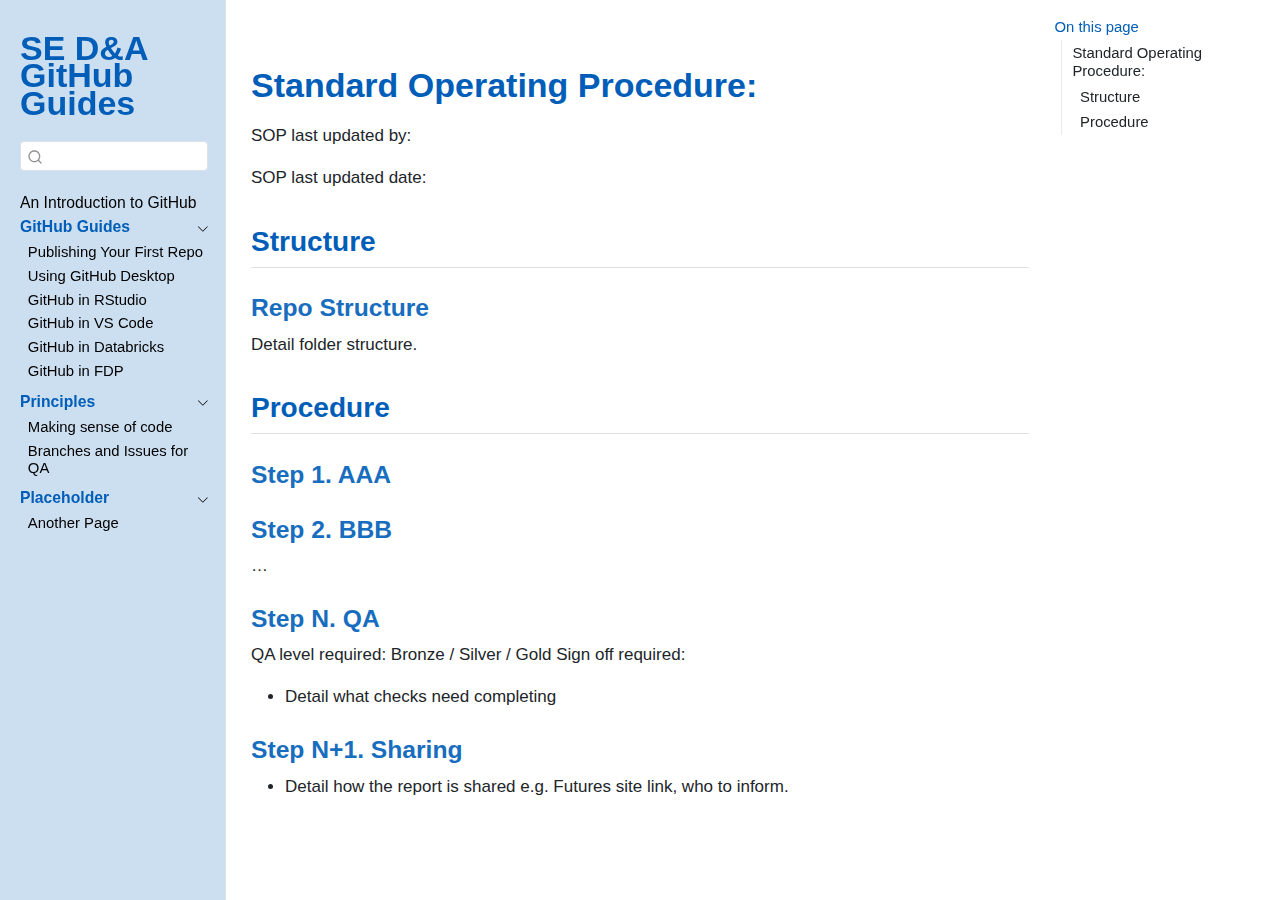
<file: docs/guidance/SOP.html>
<!DOCTYPE html>
<html xmlns="http://www.w3.org/1999/xhtml" lang="en" xml:lang="en"><head>

<meta charset="utf-8">
<meta name="generator" content="quarto-1.4.555">

<meta name="viewport" content="width=device-width, initial-scale=1.0, user-scalable=yes">


<title>SE D&amp;A GitHub Guides</title>
<style>
code{white-space: pre-wrap;}
span.smallcaps{font-variant: small-caps;}
div.columns{display: flex; gap: min(4vw, 1.5em);}
div.column{flex: auto; overflow-x: auto;}
div.hanging-indent{margin-left: 1.5em; text-indent: -1.5em;}
ul.task-list{list-style: none;}
ul.task-list li input[type="checkbox"] {
  width: 0.8em;
  margin: 0 0.8em 0.2em -1em; /* quarto-specific, see https://github.com/quarto-dev/quarto-cli/issues/4556 */ 
  vertical-align: middle;
}
</style>


<script src="../site_libs/quarto-nav/quarto-nav.js"></script>
<script src="../site_libs/quarto-nav/headroom.min.js"></script>
<script src="../site_libs/clipboard/clipboard.min.js"></script>
<script src="../site_libs/quarto-search/autocomplete.umd.js"></script>
<script src="../site_libs/quarto-search/fuse.min.js"></script>
<script src="../site_libs/quarto-search/quarto-search.js"></script>
<meta name="quarto:offset" content="../">
<script src="../site_libs/quarto-html/quarto.js"></script>
<script src="../site_libs/quarto-html/popper.min.js"></script>
<script src="../site_libs/quarto-html/tippy.umd.min.js"></script>
<script src="../site_libs/quarto-html/anchor.min.js"></script>
<link href="../site_libs/quarto-html/tippy.css" rel="stylesheet">
<link href="../site_libs/quarto-html/quarto-syntax-highlighting.css" rel="stylesheet" id="quarto-text-highlighting-styles">
<script src="../site_libs/bootstrap/bootstrap.min.js"></script>
<link href="../site_libs/bootstrap/bootstrap-icons.css" rel="stylesheet">
<link href="../site_libs/bootstrap/bootstrap.min.css" rel="stylesheet" id="quarto-bootstrap" data-mode="light">
<script id="quarto-search-options" type="application/json">{
  "location": "sidebar",
  "copy-button": false,
  "collapse-after": 3,
  "panel-placement": "start",
  "type": "textbox",
  "limit": 50,
  "keyboard-shortcut": [
    "f",
    "/",
    "s"
  ],
  "show-item-context": false,
  "language": {
    "search-no-results-text": "No results",
    "search-matching-documents-text": "matching documents",
    "search-copy-link-title": "Copy link to search",
    "search-hide-matches-text": "Hide additional matches",
    "search-more-match-text": "more match in this document",
    "search-more-matches-text": "more matches in this document",
    "search-clear-button-title": "Clear",
    "search-text-placeholder": "",
    "search-detached-cancel-button-title": "Cancel",
    "search-submit-button-title": "Submit",
    "search-label": "Search"
  }
}</script>


<link rel="stylesheet" href="../styles.css">
</head>

<body class="nav-sidebar docked">

<div id="quarto-search-results"></div>
  <header id="quarto-header" class="headroom fixed-top">
  <nav class="quarto-secondary-nav">
    <div class="container-fluid d-flex">
      <button type="button" class="quarto-btn-toggle btn" data-bs-toggle="collapse" data-bs-target=".quarto-sidebar-collapse-item" aria-controls="quarto-sidebar" aria-expanded="false" aria-label="Toggle sidebar navigation" onclick="if (window.quartoToggleHeadroom) { window.quartoToggleHeadroom(); }">
        <i class="bi bi-layout-text-sidebar-reverse"></i>
      </button>
        <nav class="quarto-page-breadcrumbs" aria-label="breadcrumb"><ol class="breadcrumb"><li class="breadcrumb-item">
      SE D&amp;A GitHub Guides
      </li></ol></nav>
        <a class="flex-grow-1" role="button" data-bs-toggle="collapse" data-bs-target=".quarto-sidebar-collapse-item" aria-controls="quarto-sidebar" aria-expanded="false" aria-label="Toggle sidebar navigation" onclick="if (window.quartoToggleHeadroom) { window.quartoToggleHeadroom(); }">      
        </a>
      <button type="button" class="btn quarto-search-button" aria-label="" onclick="window.quartoOpenSearch();">
        <i class="bi bi-search"></i>
      </button>
    </div>
  </nav>
</header>
<!-- content -->
<div id="quarto-content" class="quarto-container page-columns page-rows-contents page-layout-article">
<!-- sidebar -->
  <nav id="quarto-sidebar" class="sidebar collapse collapse-horizontal quarto-sidebar-collapse-item sidebar-navigation docked overflow-auto">
    <div class="pt-lg-2 mt-2 text-left sidebar-header">
    <div class="sidebar-title mb-0 py-0">
      <a href="../">SE D&amp;A GitHub Guides</a> 
    </div>
      </div>
        <div class="mt-2 flex-shrink-0 align-items-center">
        <div class="sidebar-search">
        <div id="quarto-search" class="" title="Search"></div>
        </div>
        </div>
    <div class="sidebar-menu-container"> 
    <ul class="list-unstyled mt-1">
        <li class="sidebar-item">
  <div class="sidebar-item-container"> 
  <a href="../pages/intro-to-github.html" class="sidebar-item-text sidebar-link">
 <span class="menu-text">An Introduction to GitHub</span></a>
  </div>
</li>
        <li class="sidebar-item sidebar-item-section">
      <div class="sidebar-item-container"> 
            <a class="sidebar-item-text sidebar-link text-start" data-bs-toggle="collapse" data-bs-target="#quarto-sidebar-section-1" aria-expanded="true">
 <span class="menu-text">GitHub Guides</span></a>
          <a class="sidebar-item-toggle text-start" data-bs-toggle="collapse" data-bs-target="#quarto-sidebar-section-1" aria-expanded="true" aria-label="Toggle section">
            <i class="bi bi-chevron-right ms-2"></i>
          </a> 
      </div>
      <ul id="quarto-sidebar-section-1" class="collapse list-unstyled sidebar-section depth1 show">  
          <li class="sidebar-item">
  <div class="sidebar-item-container"> 
  <a href="../pages/first-repo.html" class="sidebar-item-text sidebar-link">
 <span class="menu-text">Publishing Your First Repo</span></a>
  </div>
</li>
          <li class="sidebar-item">
  <div class="sidebar-item-container"> 
  <a href="../pages/github-desktop.html" class="sidebar-item-text sidebar-link">
 <span class="menu-text">Using GitHub Desktop</span></a>
  </div>
</li>
          <li class="sidebar-item">
  <div class="sidebar-item-container"> 
  <a href="../pages/r-studio.html" class="sidebar-item-text sidebar-link">
 <span class="menu-text">GitHub in RStudio</span></a>
  </div>
</li>
          <li class="sidebar-item">
  <div class="sidebar-item-container"> 
  <a href="../pages/vs-code.html" class="sidebar-item-text sidebar-link">
 <span class="menu-text">GitHub in VS Code</span></a>
  </div>
</li>
          <li class="sidebar-item">
  <div class="sidebar-item-container"> 
  <a href="../pages/databricks-github.html" class="sidebar-item-text sidebar-link">
 <span class="menu-text">GitHub in Databricks</span></a>
  </div>
</li>
          <li class="sidebar-item">
  <div class="sidebar-item-container"> 
  <a href="../pages/fdp.html" class="sidebar-item-text sidebar-link">
 <span class="menu-text">GitHub in FDP</span></a>
  </div>
</li>
      </ul>
  </li>
        <li class="sidebar-item sidebar-item-section">
      <div class="sidebar-item-container"> 
            <a class="sidebar-item-text sidebar-link text-start" data-bs-toggle="collapse" data-bs-target="#quarto-sidebar-section-2" aria-expanded="true">
 <span class="menu-text">Principles</span></a>
          <a class="sidebar-item-toggle text-start" data-bs-toggle="collapse" data-bs-target="#quarto-sidebar-section-2" aria-expanded="true" aria-label="Toggle section">
            <i class="bi bi-chevron-right ms-2"></i>
          </a> 
      </div>
      <ul id="quarto-sidebar-section-2" class="collapse list-unstyled sidebar-section depth1 show">  
          <li class="sidebar-item">
  <div class="sidebar-item-container"> 
  <a href="../pages/understanding-code.html" class="sidebar-item-text sidebar-link">
 <span class="menu-text">Making sense of code</span></a>
  </div>
</li>
          <li class="sidebar-item">
  <div class="sidebar-item-container"> 
  <a href="../pages/qasar.html" class="sidebar-item-text sidebar-link">
 <span class="menu-text">Branches and Issues for QA</span></a>
  </div>
</li>
      </ul>
  </li>
        <li class="sidebar-item sidebar-item-section">
      <div class="sidebar-item-container"> 
            <a class="sidebar-item-text sidebar-link text-start" data-bs-toggle="collapse" data-bs-target="#quarto-sidebar-section-3" aria-expanded="true">
 <span class="menu-text">Placeholder</span></a>
          <a class="sidebar-item-toggle text-start" data-bs-toggle="collapse" data-bs-target="#quarto-sidebar-section-3" aria-expanded="true" aria-label="Toggle section">
            <i class="bi bi-chevron-right ms-2"></i>
          </a> 
      </div>
      <ul id="quarto-sidebar-section-3" class="collapse list-unstyled sidebar-section depth1 show">  
          <li class="sidebar-item">
  <div class="sidebar-item-container"> 
  <a href="../pages/another-page.html" class="sidebar-item-text sidebar-link">
 <span class="menu-text">Another Page</span></a>
  </div>
</li>
      </ul>
  </li>
    </ul>
    </div>
</nav>
<div id="quarto-sidebar-glass" class="quarto-sidebar-collapse-item" data-bs-toggle="collapse" data-bs-target=".quarto-sidebar-collapse-item"></div>
<!-- margin-sidebar -->
    <div id="quarto-margin-sidebar" class="sidebar margin-sidebar">
        <nav id="TOC" role="doc-toc" class="toc-active">
    <h2 id="toc-title">On this page</h2>
   
  <ul>
  <li><a href="#standard-operating-procedure" id="toc-standard-operating-procedure" class="nav-link active" data-scroll-target="#standard-operating-procedure">Standard Operating Procedure:</a>
  <ul class="collapse">
  <li><a href="#structure" id="toc-structure" class="nav-link" data-scroll-target="#structure">Structure</a>
  <ul class="collapse">
  <li><a href="#repo-structure" id="toc-repo-structure" class="nav-link" data-scroll-target="#repo-structure">Repo Structure</a></li>
  </ul></li>
  <li><a href="#procedure" id="toc-procedure" class="nav-link" data-scroll-target="#procedure">Procedure</a>
  <ul class="collapse">
  <li><a href="#step-1.-aaa" id="toc-step-1.-aaa" class="nav-link" data-scroll-target="#step-1.-aaa">Step 1. AAA</a></li>
  <li><a href="#step-2.-bbb" id="toc-step-2.-bbb" class="nav-link" data-scroll-target="#step-2.-bbb">Step 2. BBB</a></li>
  <li><a href="#step-n.-qa" id="toc-step-n.-qa" class="nav-link" data-scroll-target="#step-n.-qa">Step N. QA</a></li>
  <li><a href="#step-n1.-sharing" id="toc-step-n1.-sharing" class="nav-link" data-scroll-target="#step-n1.-sharing">Step N+1. Sharing</a></li>
  </ul></li>
  </ul></li>
  </ul>
</nav>
    </div>
<!-- main -->
<main class="content" id="quarto-document-content">




<section id="standard-operating-procedure" class="level1">
<h1>Standard Operating Procedure:</h1>
<p>SOP last updated by:</p>
<p>SOP last updated date:</p>
<section id="structure" class="level2">
<h2 class="anchored" data-anchor-id="structure">Structure</h2>
<section id="repo-structure" class="level3">
<h3 class="anchored" data-anchor-id="repo-structure">Repo Structure</h3>
<p>Detail folder structure.</p>
</section>
</section>
<section id="procedure" class="level2">
<h2 class="anchored" data-anchor-id="procedure">Procedure</h2>
<section id="step-1.-aaa" class="level3">
<h3 class="anchored" data-anchor-id="step-1.-aaa">Step 1. AAA</h3>
</section>
<section id="step-2.-bbb" class="level3">
<h3 class="anchored" data-anchor-id="step-2.-bbb">Step 2. BBB</h3>
<p>…</p>
</section>
<section id="step-n.-qa" class="level3">
<h3 class="anchored" data-anchor-id="step-n.-qa">Step N. QA</h3>
<p>QA level required: Bronze / Silver / Gold Sign off required:</p>
<ul>
<li>Detail what checks need completing</li>
</ul>
</section>
<section id="step-n1.-sharing" class="level3">
<h3 class="anchored" data-anchor-id="step-n1.-sharing">Step N+1. Sharing</h3>
<ul>
<li>Detail how the report is shared e.g.&nbsp;Futures site link, who to inform.</li>
</ul>


</section>
</section>
</section>

</main> <!-- /main -->
<script id="quarto-html-after-body" type="application/javascript">
window.document.addEventListener("DOMContentLoaded", function (event) {
  const toggleBodyColorMode = (bsSheetEl) => {
    const mode = bsSheetEl.getAttribute("data-mode");
    const bodyEl = window.document.querySelector("body");
    if (mode === "dark") {
      bodyEl.classList.add("quarto-dark");
      bodyEl.classList.remove("quarto-light");
    } else {
      bodyEl.classList.add("quarto-light");
      bodyEl.classList.remove("quarto-dark");
    }
  }
  const toggleBodyColorPrimary = () => {
    const bsSheetEl = window.document.querySelector("link#quarto-bootstrap");
    if (bsSheetEl) {
      toggleBodyColorMode(bsSheetEl);
    }
  }
  toggleBodyColorPrimary();  
  const icon = "";
  const anchorJS = new window.AnchorJS();
  anchorJS.options = {
    placement: 'right',
    icon: icon
  };
  anchorJS.add('.anchored');
  const isCodeAnnotation = (el) => {
    for (const clz of el.classList) {
      if (clz.startsWith('code-annotation-')) {                     
        return true;
      }
    }
    return false;
  }
  const clipboard = new window.ClipboardJS('.code-copy-button', {
    text: function(trigger) {
      const codeEl = trigger.previousElementSibling.cloneNode(true);
      for (const childEl of codeEl.children) {
        if (isCodeAnnotation(childEl)) {
          childEl.remove();
        }
      }
      return codeEl.innerText;
    }
  });
  clipboard.on('success', function(e) {
    // button target
    const button = e.trigger;
    // don't keep focus
    button.blur();
    // flash "checked"
    button.classList.add('code-copy-button-checked');
    var currentTitle = button.getAttribute("title");
    button.setAttribute("title", "Copied!");
    let tooltip;
    if (window.bootstrap) {
      button.setAttribute("data-bs-toggle", "tooltip");
      button.setAttribute("data-bs-placement", "left");
      button.setAttribute("data-bs-title", "Copied!");
      tooltip = new bootstrap.Tooltip(button, 
        { trigger: "manual", 
          customClass: "code-copy-button-tooltip",
          offset: [0, -8]});
      tooltip.show();    
    }
    setTimeout(function() {
      if (tooltip) {
        tooltip.hide();
        button.removeAttribute("data-bs-title");
        button.removeAttribute("data-bs-toggle");
        button.removeAttribute("data-bs-placement");
      }
      button.setAttribute("title", currentTitle);
      button.classList.remove('code-copy-button-checked');
    }, 1000);
    // clear code selection
    e.clearSelection();
  });
    var localhostRegex = new RegExp(/^(?:http|https):\/\/localhost\:?[0-9]*\//);
    var mailtoRegex = new RegExp(/^mailto:/);
      var filterRegex = new RegExp("https:\/\/nhsengland\.github\.io\/se-da-github-guide\/");
    var isInternal = (href) => {
        return filterRegex.test(href) || localhostRegex.test(href) || mailtoRegex.test(href);
    }
    // Inspect non-navigation links and adorn them if external
 	var links = window.document.querySelectorAll('a[href]:not(.nav-link):not(.navbar-brand):not(.toc-action):not(.sidebar-link):not(.sidebar-item-toggle):not(.pagination-link):not(.no-external):not([aria-hidden]):not(.dropdown-item):not(.quarto-navigation-tool)');
    for (var i=0; i<links.length; i++) {
      const link = links[i];
      if (!isInternal(link.href)) {
        // undo the damage that might have been done by quarto-nav.js in the case of
        // links that we want to consider external
        if (link.dataset.originalHref !== undefined) {
          link.href = link.dataset.originalHref;
        }
      }
    }
  function tippyHover(el, contentFn, onTriggerFn, onUntriggerFn) {
    const config = {
      allowHTML: true,
      maxWidth: 500,
      delay: 100,
      arrow: false,
      appendTo: function(el) {
          return el.parentElement;
      },
      interactive: true,
      interactiveBorder: 10,
      theme: 'quarto',
      placement: 'bottom-start',
    };
    if (contentFn) {
      config.content = contentFn;
    }
    if (onTriggerFn) {
      config.onTrigger = onTriggerFn;
    }
    if (onUntriggerFn) {
      config.onUntrigger = onUntriggerFn;
    }
    window.tippy(el, config); 
  }
  const noterefs = window.document.querySelectorAll('a[role="doc-noteref"]');
  for (var i=0; i<noterefs.length; i++) {
    const ref = noterefs[i];
    tippyHover(ref, function() {
      // use id or data attribute instead here
      let href = ref.getAttribute('data-footnote-href') || ref.getAttribute('href');
      try { href = new URL(href).hash; } catch {}
      const id = href.replace(/^#\/?/, "");
      const note = window.document.getElementById(id);
      if (note) {
        return note.innerHTML;
      } else {
        return "";
      }
    });
  }
  const xrefs = window.document.querySelectorAll('a.quarto-xref');
  const processXRef = (id, note) => {
    // Strip column container classes
    const stripColumnClz = (el) => {
      el.classList.remove("page-full", "page-columns");
      if (el.children) {
        for (const child of el.children) {
          stripColumnClz(child);
        }
      }
    }
    stripColumnClz(note)
    if (id === null || id.startsWith('sec-')) {
      // Special case sections, only their first couple elements
      const container = document.createElement("div");
      if (note.children && note.children.length > 2) {
        container.appendChild(note.children[0].cloneNode(true));
        for (let i = 1; i < note.children.length; i++) {
          const child = note.children[i];
          if (child.tagName === "P" && child.innerText === "") {
            continue;
          } else {
            container.appendChild(child.cloneNode(true));
            break;
          }
        }
        if (window.Quarto?.typesetMath) {
          window.Quarto.typesetMath(container);
        }
        return container.innerHTML
      } else {
        if (window.Quarto?.typesetMath) {
          window.Quarto.typesetMath(note);
        }
        return note.innerHTML;
      }
    } else {
      // Remove any anchor links if they are present
      const anchorLink = note.querySelector('a.anchorjs-link');
      if (anchorLink) {
        anchorLink.remove();
      }
      if (window.Quarto?.typesetMath) {
        window.Quarto.typesetMath(note);
      }
      // TODO in 1.5, we should make sure this works without a callout special case
      if (note.classList.contains("callout")) {
        return note.outerHTML;
      } else {
        return note.innerHTML;
      }
    }
  }
  for (var i=0; i<xrefs.length; i++) {
    const xref = xrefs[i];
    tippyHover(xref, undefined, function(instance) {
      instance.disable();
      let url = xref.getAttribute('href');
      let hash = undefined; 
      if (url.startsWith('#')) {
        hash = url;
      } else {
        try { hash = new URL(url).hash; } catch {}
      }
      if (hash) {
        const id = hash.replace(/^#\/?/, "");
        const note = window.document.getElementById(id);
        if (note !== null) {
          try {
            const html = processXRef(id, note.cloneNode(true));
            instance.setContent(html);
          } finally {
            instance.enable();
            instance.show();
          }
        } else {
          // See if we can fetch this
          fetch(url.split('#')[0])
          .then(res => res.text())
          .then(html => {
            const parser = new DOMParser();
            const htmlDoc = parser.parseFromString(html, "text/html");
            const note = htmlDoc.getElementById(id);
            if (note !== null) {
              const html = processXRef(id, note);
              instance.setContent(html);
            } 
          }).finally(() => {
            instance.enable();
            instance.show();
          });
        }
      } else {
        // See if we can fetch a full url (with no hash to target)
        // This is a special case and we should probably do some content thinning / targeting
        fetch(url)
        .then(res => res.text())
        .then(html => {
          const parser = new DOMParser();
          const htmlDoc = parser.parseFromString(html, "text/html");
          const note = htmlDoc.querySelector('main.content');
          if (note !== null) {
            // This should only happen for chapter cross references
            // (since there is no id in the URL)
            // remove the first header
            if (note.children.length > 0 && note.children[0].tagName === "HEADER") {
              note.children[0].remove();
            }
            const html = processXRef(null, note);
            instance.setContent(html);
          } 
        }).finally(() => {
          instance.enable();
          instance.show();
        });
      }
    }, function(instance) {
    });
  }
      let selectedAnnoteEl;
      const selectorForAnnotation = ( cell, annotation) => {
        let cellAttr = 'data-code-cell="' + cell + '"';
        let lineAttr = 'data-code-annotation="' +  annotation + '"';
        const selector = 'span[' + cellAttr + '][' + lineAttr + ']';
        return selector;
      }
      const selectCodeLines = (annoteEl) => {
        const doc = window.document;
        const targetCell = annoteEl.getAttribute("data-target-cell");
        const targetAnnotation = annoteEl.getAttribute("data-target-annotation");
        const annoteSpan = window.document.querySelector(selectorForAnnotation(targetCell, targetAnnotation));
        const lines = annoteSpan.getAttribute("data-code-lines").split(",");
        const lineIds = lines.map((line) => {
          return targetCell + "-" + line;
        })
        let top = null;
        let height = null;
        let parent = null;
        if (lineIds.length > 0) {
            //compute the position of the single el (top and bottom and make a div)
            const el = window.document.getElementById(lineIds[0]);
            top = el.offsetTop;
            height = el.offsetHeight;
            parent = el.parentElement.parentElement;
          if (lineIds.length > 1) {
            const lastEl = window.document.getElementById(lineIds[lineIds.length - 1]);
            const bottom = lastEl.offsetTop + lastEl.offsetHeight;
            height = bottom - top;
          }
          if (top !== null && height !== null && parent !== null) {
            // cook up a div (if necessary) and position it 
            let div = window.document.getElementById("code-annotation-line-highlight");
            if (div === null) {
              div = window.document.createElement("div");
              div.setAttribute("id", "code-annotation-line-highlight");
              div.style.position = 'absolute';
              parent.appendChild(div);
            }
            div.style.top = top - 2 + "px";
            div.style.height = height + 4 + "px";
            div.style.left = 0;
            let gutterDiv = window.document.getElementById("code-annotation-line-highlight-gutter");
            if (gutterDiv === null) {
              gutterDiv = window.document.createElement("div");
              gutterDiv.setAttribute("id", "code-annotation-line-highlight-gutter");
              gutterDiv.style.position = 'absolute';
              const codeCell = window.document.getElementById(targetCell);
              const gutter = codeCell.querySelector('.code-annotation-gutter');
              gutter.appendChild(gutterDiv);
            }
            gutterDiv.style.top = top - 2 + "px";
            gutterDiv.style.height = height + 4 + "px";
          }
          selectedAnnoteEl = annoteEl;
        }
      };
      const unselectCodeLines = () => {
        const elementsIds = ["code-annotation-line-highlight", "code-annotation-line-highlight-gutter"];
        elementsIds.forEach((elId) => {
          const div = window.document.getElementById(elId);
          if (div) {
            div.remove();
          }
        });
        selectedAnnoteEl = undefined;
      };
        // Handle positioning of the toggle
    window.addEventListener(
      "resize",
      throttle(() => {
        elRect = undefined;
        if (selectedAnnoteEl) {
          selectCodeLines(selectedAnnoteEl);
        }
      }, 10)
    );
    function throttle(fn, ms) {
    let throttle = false;
    let timer;
      return (...args) => {
        if(!throttle) { // first call gets through
            fn.apply(this, args);
            throttle = true;
        } else { // all the others get throttled
            if(timer) clearTimeout(timer); // cancel #2
            timer = setTimeout(() => {
              fn.apply(this, args);
              timer = throttle = false;
            }, ms);
        }
      };
    }
      // Attach click handler to the DT
      const annoteDls = window.document.querySelectorAll('dt[data-target-cell]');
      for (const annoteDlNode of annoteDls) {
        annoteDlNode.addEventListener('click', (event) => {
          const clickedEl = event.target;
          if (clickedEl !== selectedAnnoteEl) {
            unselectCodeLines();
            const activeEl = window.document.querySelector('dt[data-target-cell].code-annotation-active');
            if (activeEl) {
              activeEl.classList.remove('code-annotation-active');
            }
            selectCodeLines(clickedEl);
            clickedEl.classList.add('code-annotation-active');
          } else {
            // Unselect the line
            unselectCodeLines();
            clickedEl.classList.remove('code-annotation-active');
          }
        });
      }
  const findCites = (el) => {
    const parentEl = el.parentElement;
    if (parentEl) {
      const cites = parentEl.dataset.cites;
      if (cites) {
        return {
          el,
          cites: cites.split(' ')
        };
      } else {
        return findCites(el.parentElement)
      }
    } else {
      return undefined;
    }
  };
  var bibliorefs = window.document.querySelectorAll('a[role="doc-biblioref"]');
  for (var i=0; i<bibliorefs.length; i++) {
    const ref = bibliorefs[i];
    const citeInfo = findCites(ref);
    if (citeInfo) {
      tippyHover(citeInfo.el, function() {
        var popup = window.document.createElement('div');
        citeInfo.cites.forEach(function(cite) {
          var citeDiv = window.document.createElement('div');
          citeDiv.classList.add('hanging-indent');
          citeDiv.classList.add('csl-entry');
          var biblioDiv = window.document.getElementById('ref-' + cite);
          if (biblioDiv) {
            citeDiv.innerHTML = biblioDiv.innerHTML;
          }
          popup.appendChild(citeDiv);
        });
        return popup.innerHTML;
      });
    }
  }
});
</script>
</div> <!-- /content -->




</body></html>
</file>
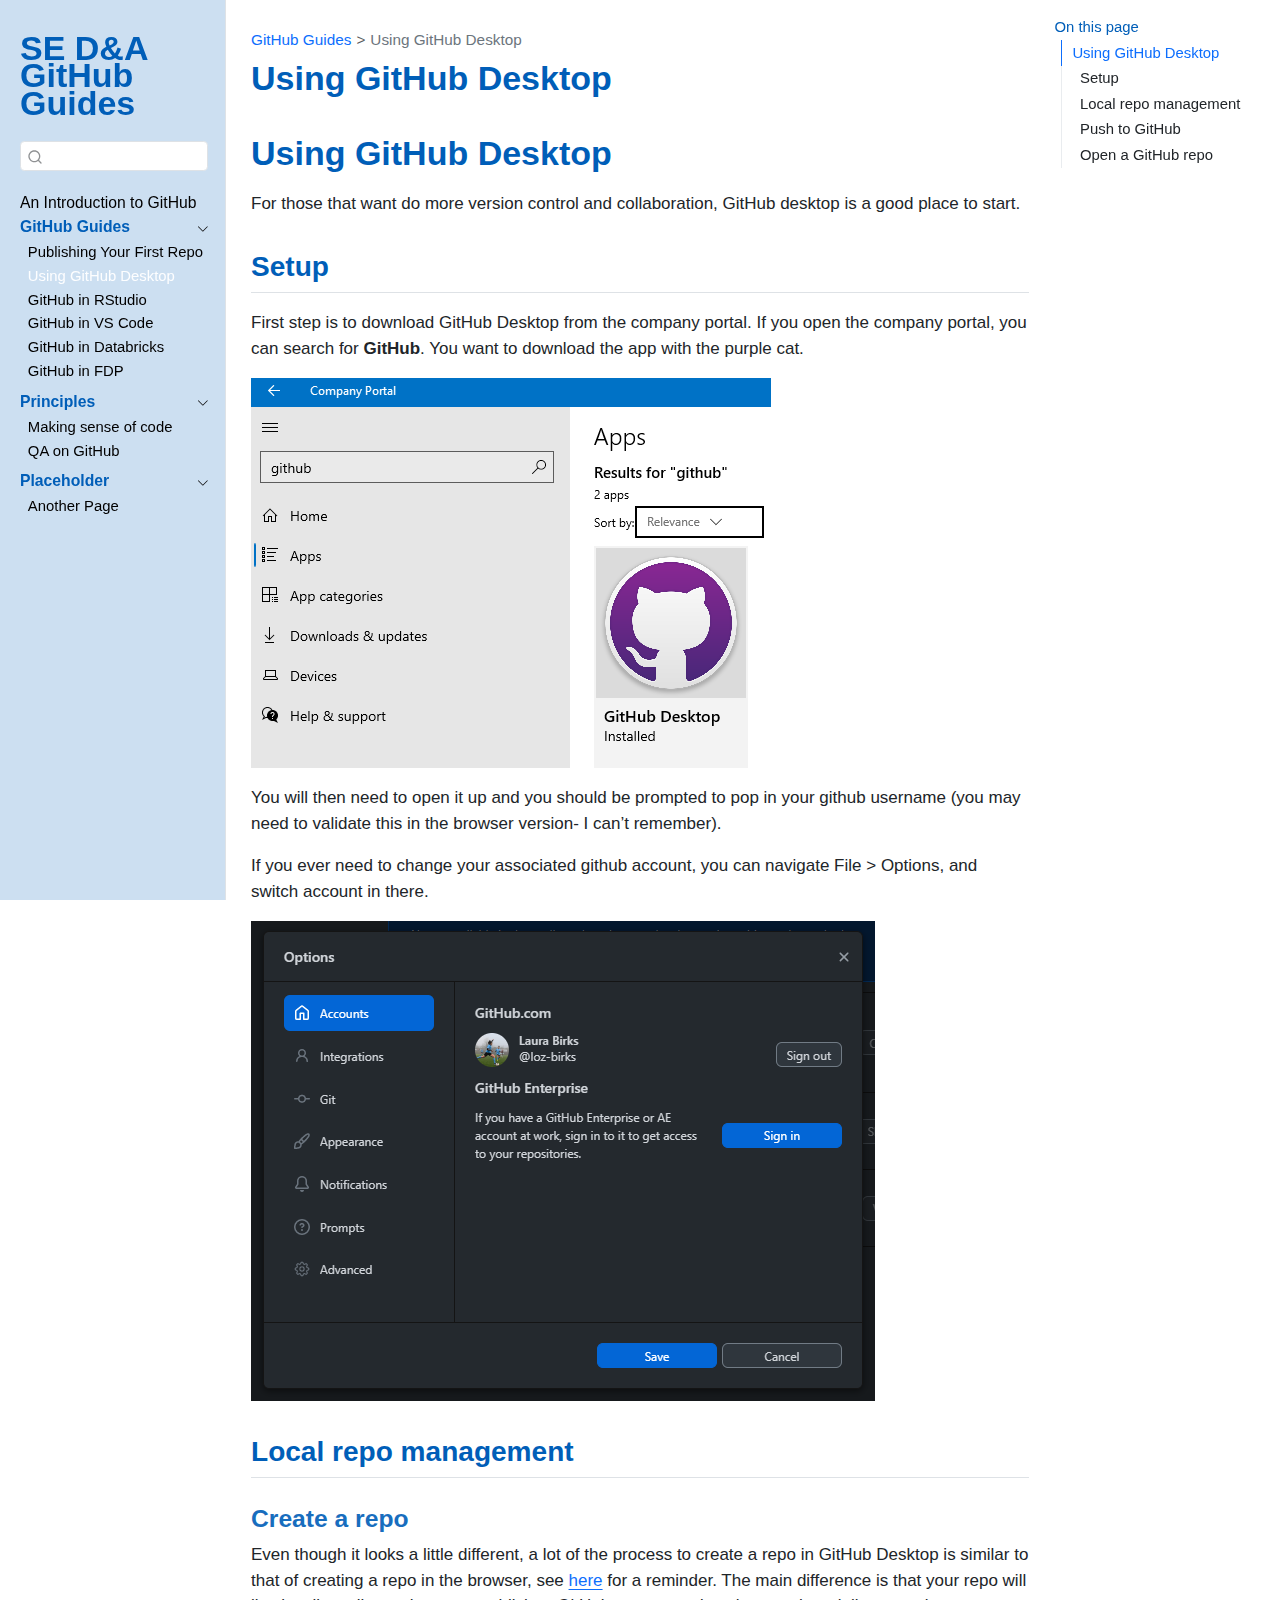
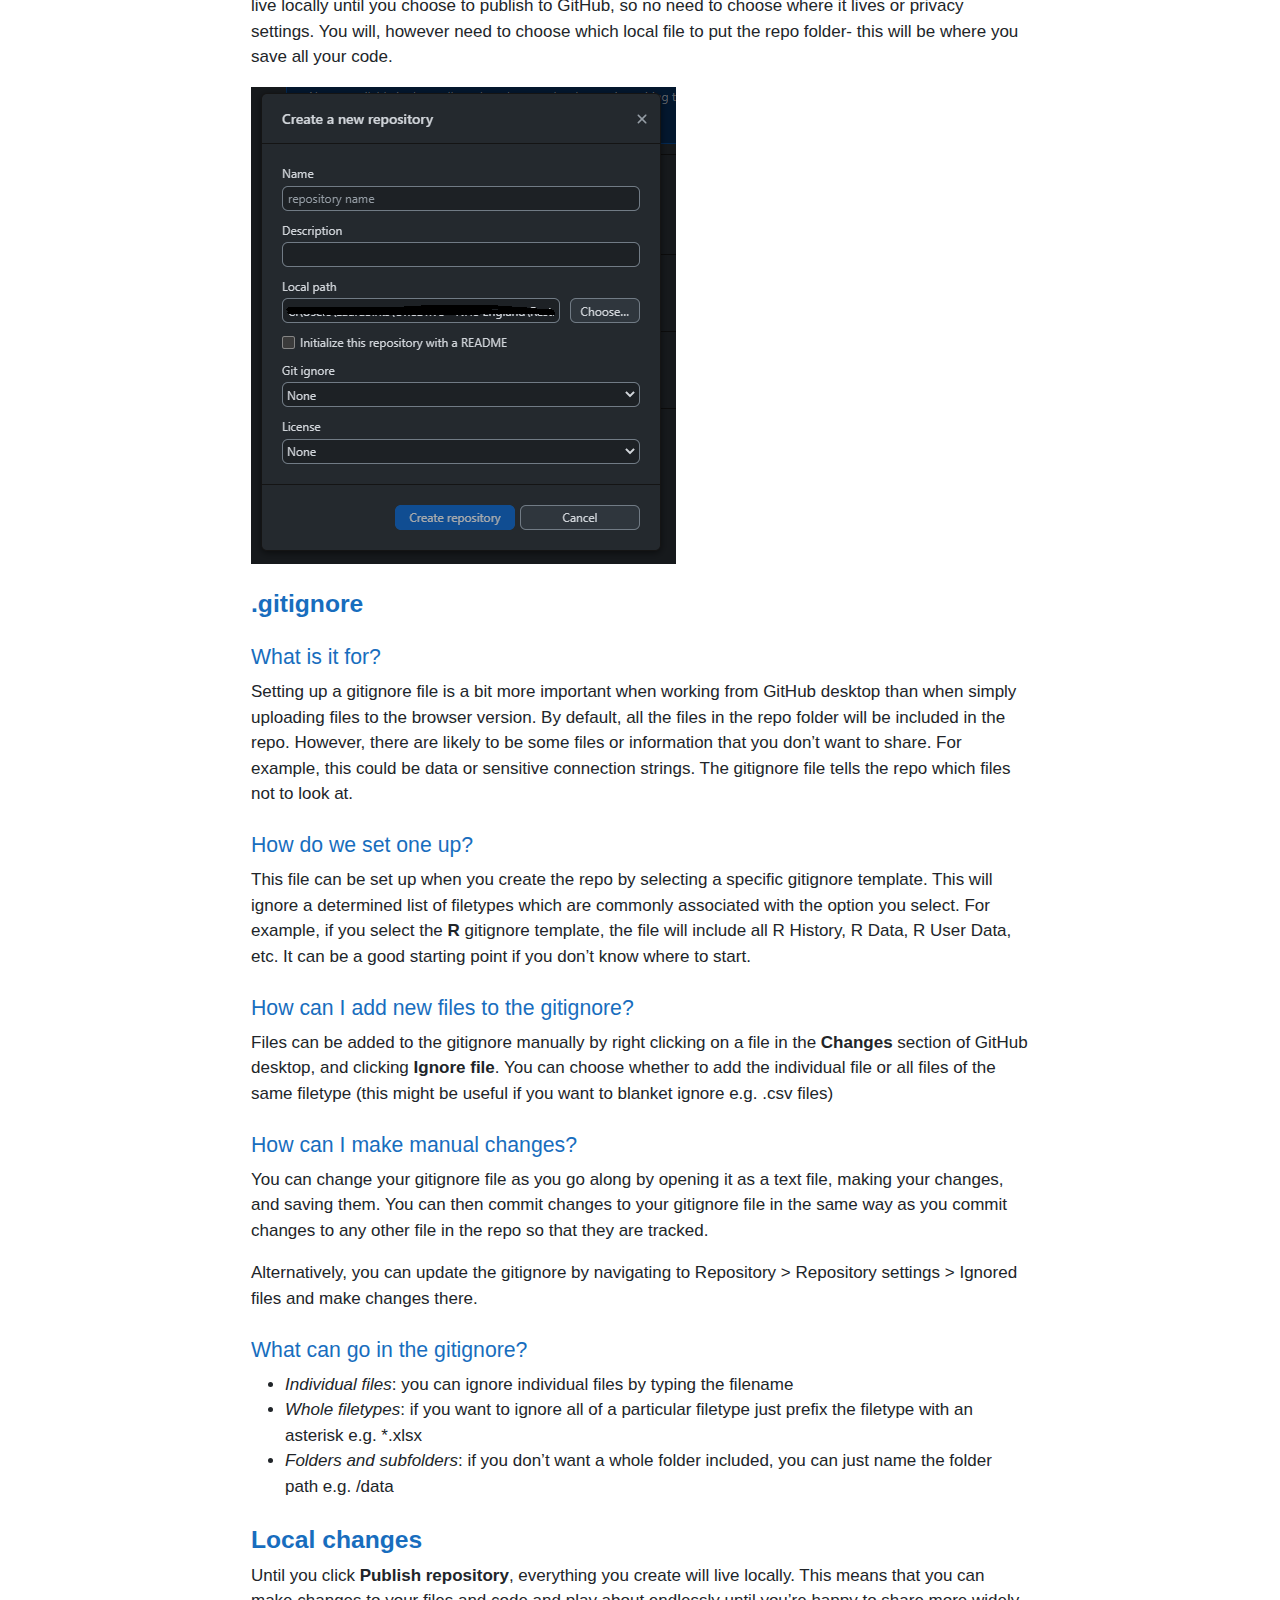
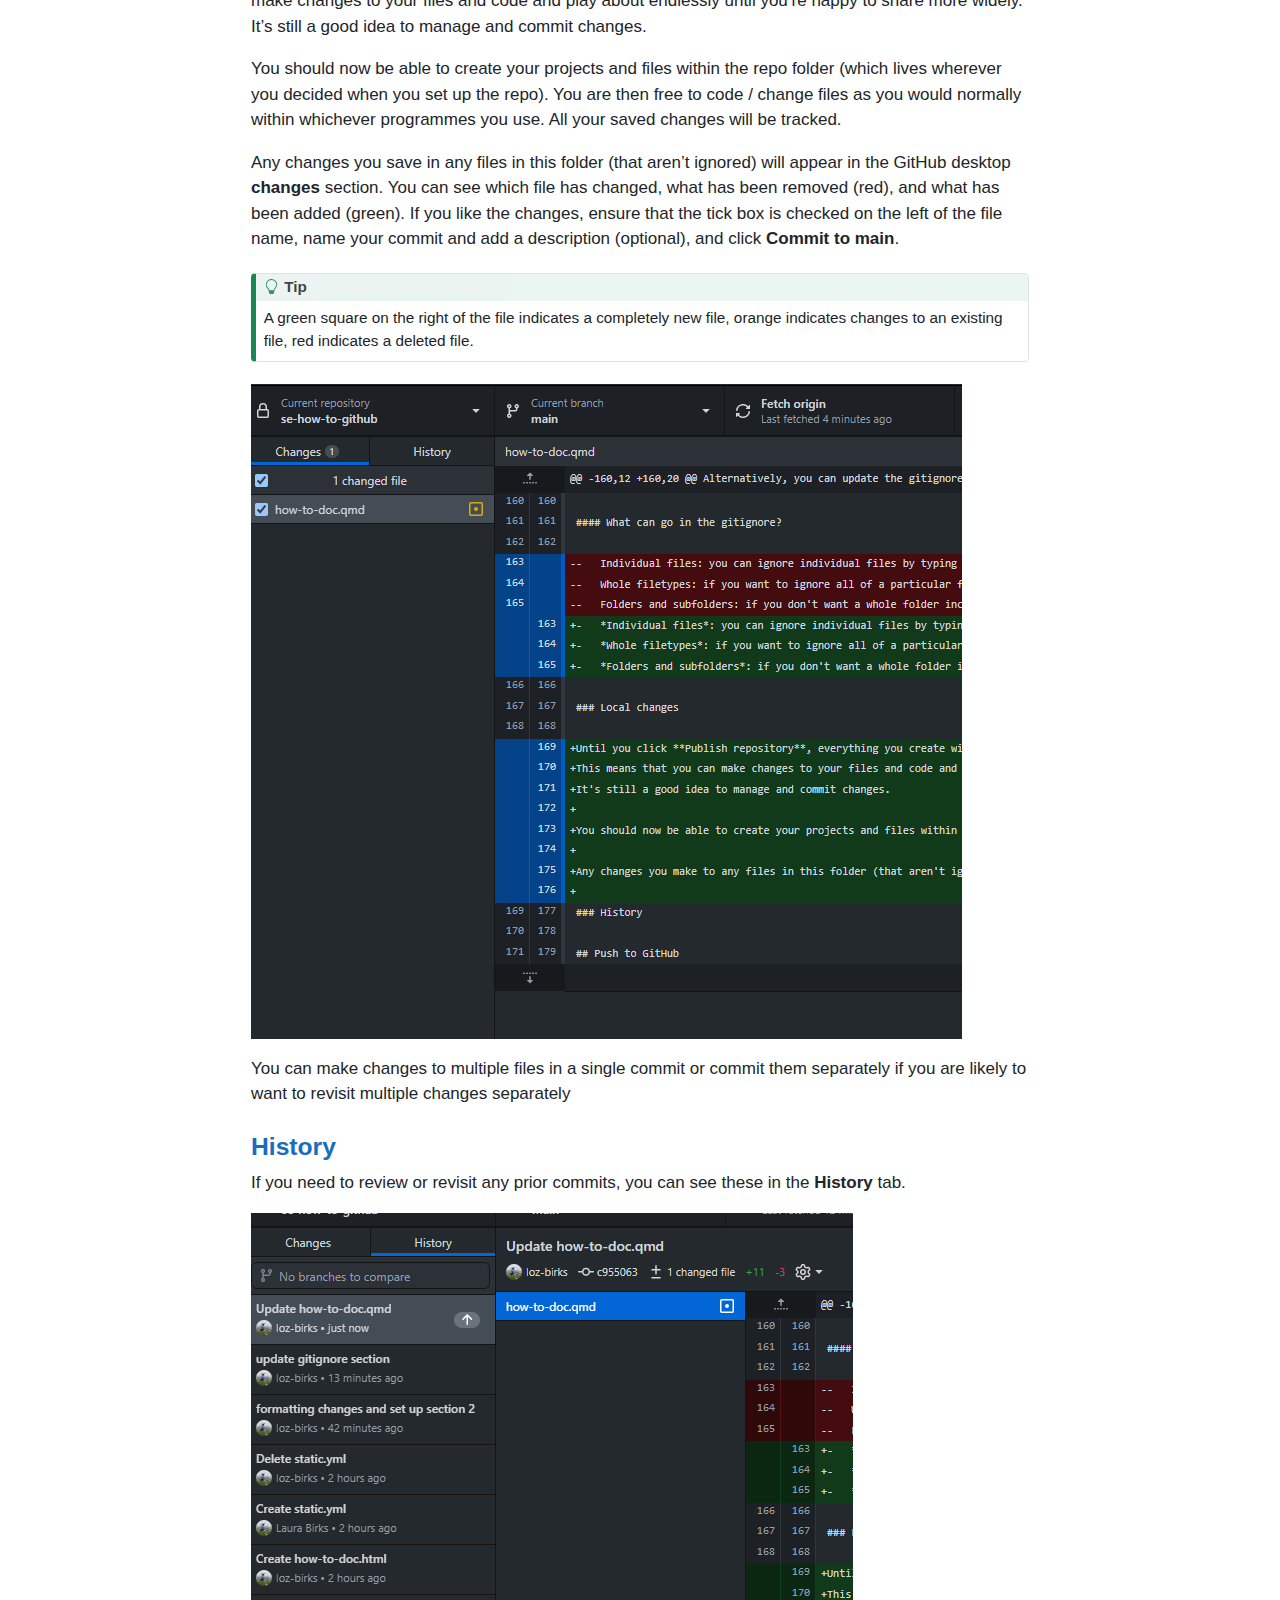
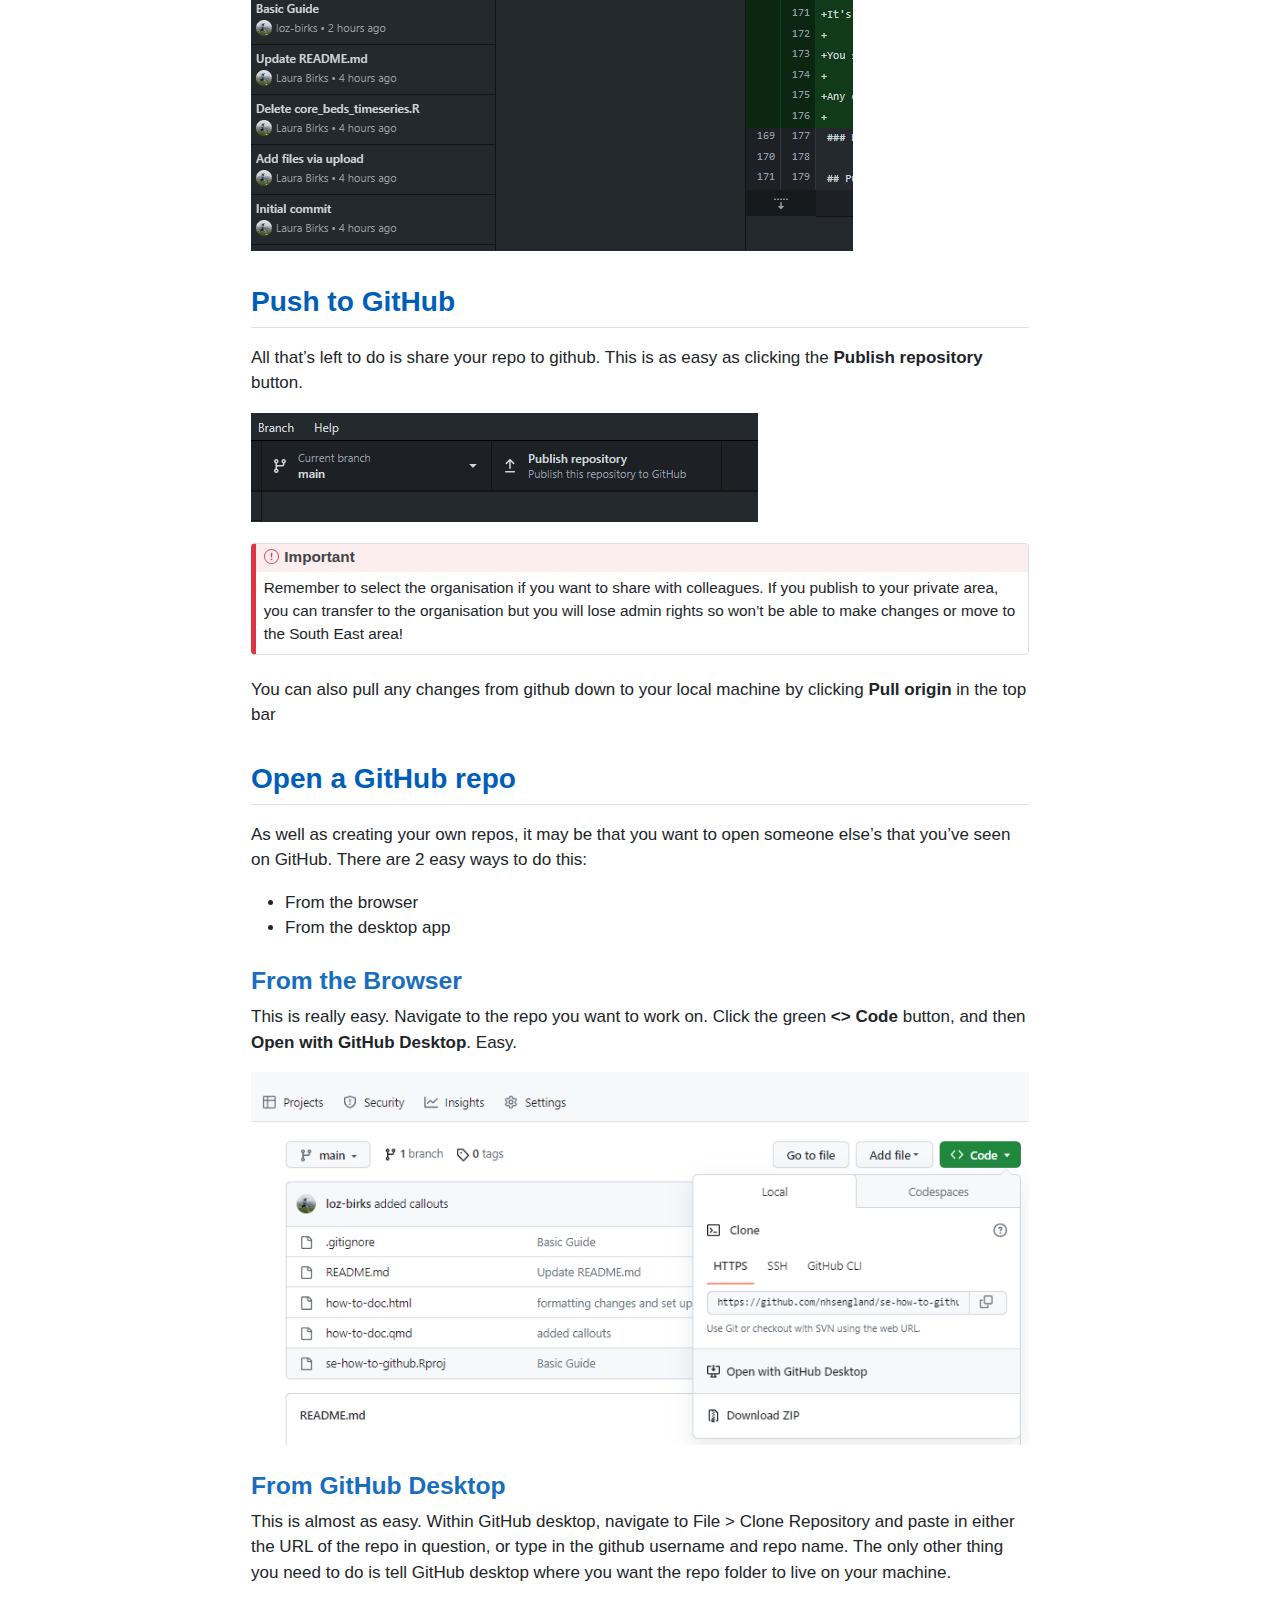
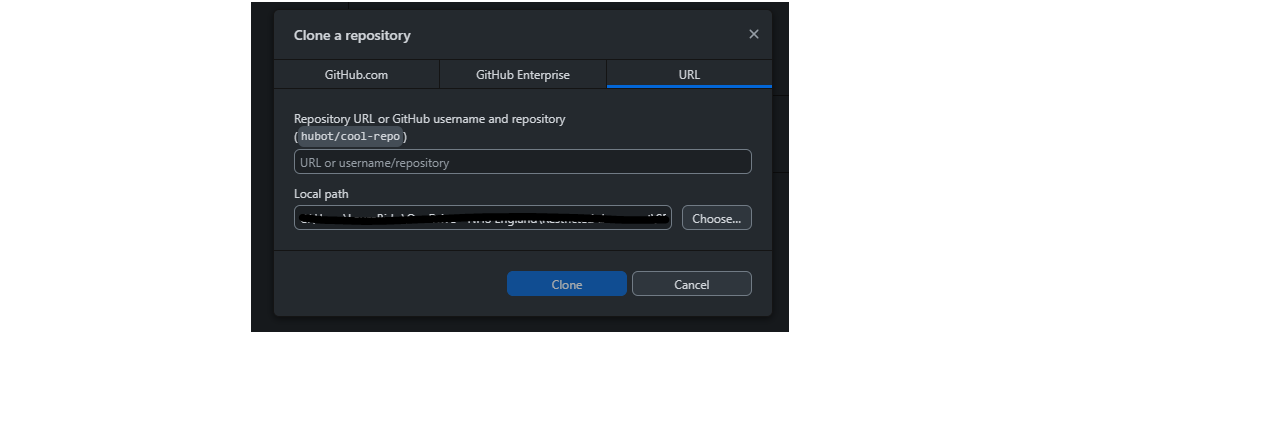
<file: docs/pages/github-desktop.html>
<!DOCTYPE html>
<html xmlns="http://www.w3.org/1999/xhtml" lang="en" xml:lang="en"><head>

<meta charset="utf-8">
<meta name="generator" content="quarto-1.4.555">

<meta name="viewport" content="width=device-width, initial-scale=1.0, user-scalable=yes">


<title>SE D&amp;A GitHub Guides - Using GitHub Desktop</title>
<style>
code{white-space: pre-wrap;}
span.smallcaps{font-variant: small-caps;}
div.columns{display: flex; gap: min(4vw, 1.5em);}
div.column{flex: auto; overflow-x: auto;}
div.hanging-indent{margin-left: 1.5em; text-indent: -1.5em;}
ul.task-list{list-style: none;}
ul.task-list li input[type="checkbox"] {
  width: 0.8em;
  margin: 0 0.8em 0.2em -1em; /* quarto-specific, see https://github.com/quarto-dev/quarto-cli/issues/4556 */ 
  vertical-align: middle;
}
</style>


<script src="../site_libs/quarto-nav/quarto-nav.js"></script>
<script src="../site_libs/quarto-nav/headroom.min.js"></script>
<script src="../site_libs/clipboard/clipboard.min.js"></script>
<script src="../site_libs/quarto-search/autocomplete.umd.js"></script>
<script src="../site_libs/quarto-search/fuse.min.js"></script>
<script src="../site_libs/quarto-search/quarto-search.js"></script>
<meta name="quarto:offset" content="../">
<script src="../site_libs/quarto-html/quarto.js"></script>
<script src="../site_libs/quarto-html/popper.min.js"></script>
<script src="../site_libs/quarto-html/tippy.umd.min.js"></script>
<script src="../site_libs/quarto-html/anchor.min.js"></script>
<link href="../site_libs/quarto-html/tippy.css" rel="stylesheet">
<link href="../site_libs/quarto-html/quarto-syntax-highlighting.css" rel="stylesheet" id="quarto-text-highlighting-styles">
<script src="../site_libs/bootstrap/bootstrap.min.js"></script>
<link href="../site_libs/bootstrap/bootstrap-icons.css" rel="stylesheet">
<link href="../site_libs/bootstrap/bootstrap.min.css" rel="stylesheet" id="quarto-bootstrap" data-mode="light">
<script id="quarto-search-options" type="application/json">{
  "location": "sidebar",
  "copy-button": false,
  "collapse-after": 3,
  "panel-placement": "start",
  "type": "textbox",
  "limit": 50,
  "keyboard-shortcut": [
    "f",
    "/",
    "s"
  ],
  "show-item-context": false,
  "language": {
    "search-no-results-text": "No results",
    "search-matching-documents-text": "matching documents",
    "search-copy-link-title": "Copy link to search",
    "search-hide-matches-text": "Hide additional matches",
    "search-more-match-text": "more match in this document",
    "search-more-matches-text": "more matches in this document",
    "search-clear-button-title": "Clear",
    "search-text-placeholder": "",
    "search-detached-cancel-button-title": "Cancel",
    "search-submit-button-title": "Submit",
    "search-label": "Search"
  }
}</script>


<link rel="stylesheet" href="../styles.css">
</head>

<body class="nav-sidebar docked">

<div id="quarto-search-results"></div>
  <header id="quarto-header" class="headroom fixed-top">
  <nav class="quarto-secondary-nav">
    <div class="container-fluid d-flex">
      <button type="button" class="quarto-btn-toggle btn" data-bs-toggle="collapse" data-bs-target=".quarto-sidebar-collapse-item" aria-controls="quarto-sidebar" aria-expanded="false" aria-label="Toggle sidebar navigation" onclick="if (window.quartoToggleHeadroom) { window.quartoToggleHeadroom(); }">
        <i class="bi bi-layout-text-sidebar-reverse"></i>
      </button>
        <nav class="quarto-page-breadcrumbs" aria-label="breadcrumb"><ol class="breadcrumb"><li class="breadcrumb-item"><a href="../pages/first-repo.html">GitHub Guides</a></li><li class="breadcrumb-item"><a href="../pages/github-desktop.html">Using GitHub Desktop</a></li></ol></nav>
        <a class="flex-grow-1" role="button" data-bs-toggle="collapse" data-bs-target=".quarto-sidebar-collapse-item" aria-controls="quarto-sidebar" aria-expanded="false" aria-label="Toggle sidebar navigation" onclick="if (window.quartoToggleHeadroom) { window.quartoToggleHeadroom(); }">      
        </a>
      <button type="button" class="btn quarto-search-button" aria-label="" onclick="window.quartoOpenSearch();">
        <i class="bi bi-search"></i>
      </button>
    </div>
  </nav>
</header>
<!-- content -->
<div id="quarto-content" class="quarto-container page-columns page-rows-contents page-layout-article">
<!-- sidebar -->
  <nav id="quarto-sidebar" class="sidebar collapse collapse-horizontal quarto-sidebar-collapse-item sidebar-navigation docked overflow-auto">
    <div class="pt-lg-2 mt-2 text-left sidebar-header">
    <div class="sidebar-title mb-0 py-0">
      <a href="../">SE D&amp;A GitHub Guides</a> 
    </div>
      </div>
        <div class="mt-2 flex-shrink-0 align-items-center">
        <div class="sidebar-search">
        <div id="quarto-search" class="" title="Search"></div>
        </div>
        </div>
    <div class="sidebar-menu-container"> 
    <ul class="list-unstyled mt-1">
        <li class="sidebar-item">
  <div class="sidebar-item-container"> 
  <a href="../pages/intro-to-github.html" class="sidebar-item-text sidebar-link">
 <span class="menu-text">An Introduction to GitHub</span></a>
  </div>
</li>
        <li class="sidebar-item sidebar-item-section">
      <div class="sidebar-item-container"> 
            <a class="sidebar-item-text sidebar-link text-start" data-bs-toggle="collapse" data-bs-target="#quarto-sidebar-section-1" aria-expanded="true">
 <span class="menu-text">GitHub Guides</span></a>
          <a class="sidebar-item-toggle text-start" data-bs-toggle="collapse" data-bs-target="#quarto-sidebar-section-1" aria-expanded="true" aria-label="Toggle section">
            <i class="bi bi-chevron-right ms-2"></i>
          </a> 
      </div>
      <ul id="quarto-sidebar-section-1" class="collapse list-unstyled sidebar-section depth1 show">  
          <li class="sidebar-item">
  <div class="sidebar-item-container"> 
  <a href="../pages/first-repo.html" class="sidebar-item-text sidebar-link">
 <span class="menu-text">Publishing Your First Repo</span></a>
  </div>
</li>
          <li class="sidebar-item">
  <div class="sidebar-item-container"> 
  <a href="../pages/github-desktop.html" class="sidebar-item-text sidebar-link active">
 <span class="menu-text">Using GitHub Desktop</span></a>
  </div>
</li>
          <li class="sidebar-item">
  <div class="sidebar-item-container"> 
  <a href="../pages/r-studio.html" class="sidebar-item-text sidebar-link">
 <span class="menu-text">GitHub in RStudio</span></a>
  </div>
</li>
          <li class="sidebar-item">
  <div class="sidebar-item-container"> 
  <a href="../pages/vs-code.html" class="sidebar-item-text sidebar-link">
 <span class="menu-text">GitHub in VS Code</span></a>
  </div>
</li>
          <li class="sidebar-item">
  <div class="sidebar-item-container"> 
  <a href="../pages/databricks-github.html" class="sidebar-item-text sidebar-link">
 <span class="menu-text">GitHub in Databricks</span></a>
  </div>
</li>
          <li class="sidebar-item">
  <div class="sidebar-item-container"> 
  <a href="../pages/fdp.html" class="sidebar-item-text sidebar-link">
 <span class="menu-text">GitHub in FDP</span></a>
  </div>
</li>
      </ul>
  </li>
        <li class="sidebar-item sidebar-item-section">
      <div class="sidebar-item-container"> 
            <a class="sidebar-item-text sidebar-link text-start" data-bs-toggle="collapse" data-bs-target="#quarto-sidebar-section-2" aria-expanded="true">
 <span class="menu-text">Principles</span></a>
          <a class="sidebar-item-toggle text-start" data-bs-toggle="collapse" data-bs-target="#quarto-sidebar-section-2" aria-expanded="true" aria-label="Toggle section">
            <i class="bi bi-chevron-right ms-2"></i>
          </a> 
      </div>
      <ul id="quarto-sidebar-section-2" class="collapse list-unstyled sidebar-section depth1 show">  
          <li class="sidebar-item">
  <div class="sidebar-item-container"> 
  <a href="../pages/understanding-code.html" class="sidebar-item-text sidebar-link">
 <span class="menu-text">Making sense of code</span></a>
  </div>
</li>
          <li class="sidebar-item">
  <div class="sidebar-item-container"> 
  <a href="../pages/qasar.html" class="sidebar-item-text sidebar-link">
 <span class="menu-text">QA on GitHub</span></a>
  </div>
</li>
      </ul>
  </li>
        <li class="sidebar-item sidebar-item-section">
      <div class="sidebar-item-container"> 
            <a class="sidebar-item-text sidebar-link text-start" data-bs-toggle="collapse" data-bs-target="#quarto-sidebar-section-3" aria-expanded="true">
 <span class="menu-text">Placeholder</span></a>
          <a class="sidebar-item-toggle text-start" data-bs-toggle="collapse" data-bs-target="#quarto-sidebar-section-3" aria-expanded="true" aria-label="Toggle section">
            <i class="bi bi-chevron-right ms-2"></i>
          </a> 
      </div>
      <ul id="quarto-sidebar-section-3" class="collapse list-unstyled sidebar-section depth1 show">  
          <li class="sidebar-item">
  <div class="sidebar-item-container"> 
  <a href="../pages/another-page.html" class="sidebar-item-text sidebar-link">
 <span class="menu-text">Another Page</span></a>
  </div>
</li>
      </ul>
  </li>
    </ul>
    </div>
</nav>
<div id="quarto-sidebar-glass" class="quarto-sidebar-collapse-item" data-bs-toggle="collapse" data-bs-target=".quarto-sidebar-collapse-item"></div>
<!-- margin-sidebar -->
    <div id="quarto-margin-sidebar" class="sidebar margin-sidebar">
        <nav id="TOC" role="doc-toc" class="toc-active">
    <h2 id="toc-title">On this page</h2>
   
  <ul>
  <li><a href="#using-github-desktop" id="toc-using-github-desktop" class="nav-link active" data-scroll-target="#using-github-desktop">Using GitHub Desktop</a>
  <ul class="collapse">
  <li><a href="#setup" id="toc-setup" class="nav-link" data-scroll-target="#setup">Setup</a></li>
  <li><a href="#local-repo-management" id="toc-local-repo-management" class="nav-link" data-scroll-target="#local-repo-management">Local repo management</a>
  <ul class="collapse">
  <li><a href="#create-a-repo" id="toc-create-a-repo" class="nav-link" data-scroll-target="#create-a-repo">Create a repo</a></li>
  <li><a href="#gitignore" id="toc-gitignore" class="nav-link" data-scroll-target="#gitignore">.gitignore</a></li>
  <li><a href="#local-changes" id="toc-local-changes" class="nav-link" data-scroll-target="#local-changes">Local changes</a></li>
  <li><a href="#history" id="toc-history" class="nav-link" data-scroll-target="#history">History</a></li>
  </ul></li>
  <li><a href="#push-to-github" id="toc-push-to-github" class="nav-link" data-scroll-target="#push-to-github">Push to GitHub</a></li>
  <li><a href="#open-a-github-repo" id="toc-open-a-github-repo" class="nav-link" data-scroll-target="#open-a-github-repo">Open a GitHub repo</a>
  <ul class="collapse">
  <li><a href="#from-the-browser" id="toc-from-the-browser" class="nav-link" data-scroll-target="#from-the-browser">From the Browser</a></li>
  <li><a href="#from-github-desktop" id="toc-from-github-desktop" class="nav-link" data-scroll-target="#from-github-desktop">From GitHub Desktop</a></li>
  </ul></li>
  </ul></li>
  </ul>
</nav>
    </div>
<!-- main -->
<main class="content" id="quarto-document-content">

<header id="title-block-header" class="quarto-title-block default"><nav class="quarto-page-breadcrumbs quarto-title-breadcrumbs d-none d-lg-block" aria-label="breadcrumb"><ol class="breadcrumb"><li class="breadcrumb-item"><a href="../pages/first-repo.html">GitHub Guides</a></li><li class="breadcrumb-item"><a href="../pages/github-desktop.html">Using GitHub Desktop</a></li></ol></nav>
<div class="quarto-title">
<h1 class="title">Using GitHub Desktop</h1>
</div>



<div class="quarto-title-meta">

    
  
    
  </div>
  


</header>


<section id="using-github-desktop" class="level1">
<h1>Using GitHub Desktop</h1>
<p>For those that want do more version control and collaboration, GitHub desktop is a good place to start.</p>
<section id="setup" class="level2">
<h2 class="anchored" data-anchor-id="setup">Setup</h2>
<p>First step is to download GitHub Desktop from the company portal. If you open the company portal, you can search for <strong>GitHub</strong>. You want to download the app with the purple cat.</p>
<p><img src="pics/company-portal.PNG" class="img-fluid"></p>
<p>You will then need to open it up and you should be prompted to pop in your github username (you may need to validate this in the browser version- I can’t remember).</p>
<p>If you ever need to change your associated github account, you can navigate File &gt; Options, and switch account in there.</p>
<p><img src="pics/change-account.PNG" class="img-fluid"></p>
</section>
<section id="local-repo-management" class="level2">
<h2 class="anchored" data-anchor-id="local-repo-management">Local repo management</h2>
<section id="create-a-repo" class="level3">
<h3 class="anchored" data-anchor-id="create-a-repo">Create a repo</h3>
<p>Even though it looks a little different, a lot of the process to create a repo in GitHub Desktop is similar to that of creating a repo in the browser, see <a href="../pages/first-repo.html#sec-createrepo">here</a> for a reminder. The main difference is that your repo will live locally until you choose to publish to GitHub, so no need to choose where it lives or privacy settings. You will, however need to choose which local file to put the repo folder- this will be where you save all your code.</p>
<p><img src="pics/desktop-new-repo.PNG" class="img-fluid"></p>
</section>
<section id="gitignore" class="level3">
<h3 class="anchored" data-anchor-id="gitignore">.gitignore</h3>
<section id="what-is-it-for" class="level4">
<h4 class="anchored" data-anchor-id="what-is-it-for">What is it for?</h4>
<p>Setting up a gitignore file is a bit more important when working from GitHub desktop than when simply uploading files to the browser version. By default, all the files in the repo folder will be included in the repo. However, there are likely to be some files or information that you don’t want to share. For example, this could be data or sensitive connection strings. The gitignore file tells the repo which files not to look at.</p>
</section>
<section id="how-do-we-set-one-up" class="level4">
<h4 class="anchored" data-anchor-id="how-do-we-set-one-up">How do we set one up?</h4>
<p>This file can be set up when you create the repo by selecting a specific gitignore template. This will ignore a determined list of filetypes which are commonly associated with the option you select. For example, if you select the <strong>R</strong> gitignore template, the file will include all R History, R Data, R User Data, etc. It can be a good starting point if you don’t know where to start.</p>
</section>
<section id="how-can-i-add-new-files-to-the-gitignore" class="level4">
<h4 class="anchored" data-anchor-id="how-can-i-add-new-files-to-the-gitignore">How can I add new files to the gitignore?</h4>
<p>Files can be added to the gitignore manually by right clicking on a file in the <strong>Changes</strong> section of GitHub desktop, and clicking <strong>Ignore file</strong>. You can choose whether to add the individual file or all files of the same filetype (this might be useful if you want to blanket ignore e.g.&nbsp;.csv files)</p>
</section>
<section id="how-can-i-make-manual-changes" class="level4">
<h4 class="anchored" data-anchor-id="how-can-i-make-manual-changes">How can I make manual changes?</h4>
<p>You can change your gitignore file as you go along by opening it as a text file, making your changes, and saving them. You can then commit changes to your gitignore file in the same way as you commit changes to any other file in the repo so that they are tracked.</p>
<p>Alternatively, you can update the gitignore by navigating to Repository &gt; Repository settings &gt; Ignored files and make changes there.</p>
</section>
<section id="what-can-go-in-the-gitignore" class="level4">
<h4 class="anchored" data-anchor-id="what-can-go-in-the-gitignore">What can go in the gitignore?</h4>
<ul>
<li><em>Individual files</em>: you can ignore individual files by typing the filename</li>
<li><em>Whole filetypes</em>: if you want to ignore all of a particular filetype just prefix the filetype with an asterisk e.g.&nbsp;*.xlsx</li>
<li><em>Folders and subfolders</em>: if you don’t want a whole folder included, you can just name the folder path e.g.&nbsp;/data</li>
</ul>
</section>
</section>
<section id="local-changes" class="level3">
<h3 class="anchored" data-anchor-id="local-changes">Local changes</h3>
<p>Until you click <strong>Publish repository</strong>, everything you create will live locally. This means that you can make changes to your files and code and play about endlessly until you’re happy to share more widely. It’s still a good idea to manage and commit changes.</p>
<p>You should now be able to create your projects and files within the repo folder (which lives wherever you decided when you set up the repo). You are then free to code / change files as you would normally within whichever programmes you use. All your saved changes will be tracked.</p>
<p>Any changes you save in any files in this folder (that aren’t ignored) will appear in the GitHub desktop <strong>changes</strong> section. You can see which file has changed, what has been removed (red), and what has been added (green). If you like the changes, ensure that the tick box is checked on the left of the file name, name your commit and add a description (optional), and click <strong>Commit to main</strong>.</p>
<div class="callout callout-style-default callout-tip callout-titled">
<div class="callout-header d-flex align-content-center">
<div class="callout-icon-container">
<i class="callout-icon"></i>
</div>
<div class="callout-title-container flex-fill">
Tip
</div>
</div>
<div class="callout-body-container callout-body">
<p>A green square on the right of the file indicates a completely new file, orange indicates changes to an existing file, red indicates a deleted file.</p>
</div>
</div>
<p><img src="pics/changes-example.PNG" class="img-fluid"></p>
<p>You can make changes to multiple files in a single commit or commit them separately if you are likely to want to revisit multiple changes separately</p>
</section>
<section id="history" class="level3">
<h3 class="anchored" data-anchor-id="history">History</h3>
<p>If you need to review or revisit any prior commits, you can see these in the <strong>History</strong> tab.</p>
<p><img src="pics/history.PNG" class="img-fluid"></p>
</section>
</section>
<section id="push-to-github" class="level2">
<h2 class="anchored" data-anchor-id="push-to-github">Push to GitHub</h2>
<p>All that’s left to do is share your repo to github. This is as easy as clicking the <strong>Publish repository</strong> button.</p>
<p><img src="pics/publish-repo.PNG" class="img-fluid"></p>
<div class="callout callout-style-default callout-important callout-titled">
<div class="callout-header d-flex align-content-center">
<div class="callout-icon-container">
<i class="callout-icon"></i>
</div>
<div class="callout-title-container flex-fill">
Important
</div>
</div>
<div class="callout-body-container callout-body">
<p>Remember to select the organisation if you want to share with colleagues. If you publish to your private area, you can transfer to the organisation but you will lose admin rights so won’t be able to make changes or move to the South East area!</p>
</div>
</div>
<p>You can also pull any changes from github down to your local machine by clicking <strong>Pull origin</strong> in the top bar</p>
</section>
<section id="open-a-github-repo" class="level2">
<h2 class="anchored" data-anchor-id="open-a-github-repo">Open a GitHub repo</h2>
<p>As well as creating your own repos, it may be that you want to open someone else’s that you’ve seen on GitHub. There are 2 easy ways to do this:</p>
<ul>
<li>From the browser</li>
<li>From the desktop app</li>
</ul>
<section id="from-the-browser" class="level3">
<h3 class="anchored" data-anchor-id="from-the-browser">From the Browser</h3>
<p>This is really easy. Navigate to the repo you want to work on. Click the green <strong>&lt;&gt; Code</strong> button, and then <strong>Open with GitHub Desktop</strong>. Easy.</p>
<p><img src="pics/open-repo-browser.PNG" class="img-fluid"></p>
</section>
<section id="from-github-desktop" class="level3">
<h3 class="anchored" data-anchor-id="from-github-desktop">From GitHub Desktop</h3>
<p>This is almost as easy. Within GitHub desktop, navigate to File &gt; Clone Repository and paste in either the URL of the repo in question, or type in the github username and repo name. The only other thing you need to do is tell GitHub desktop where you want the repo folder to live on your machine.</p>
<p><img src="pics/clone-repo-desktop.PNG" class="img-fluid"></p>


</section>
</section>
</section>

</main> <!-- /main -->
<script id="quarto-html-after-body" type="application/javascript">
window.document.addEventListener("DOMContentLoaded", function (event) {
  const toggleBodyColorMode = (bsSheetEl) => {
    const mode = bsSheetEl.getAttribute("data-mode");
    const bodyEl = window.document.querySelector("body");
    if (mode === "dark") {
      bodyEl.classList.add("quarto-dark");
      bodyEl.classList.remove("quarto-light");
    } else {
      bodyEl.classList.add("quarto-light");
      bodyEl.classList.remove("quarto-dark");
    }
  }
  const toggleBodyColorPrimary = () => {
    const bsSheetEl = window.document.querySelector("link#quarto-bootstrap");
    if (bsSheetEl) {
      toggleBodyColorMode(bsSheetEl);
    }
  }
  toggleBodyColorPrimary();  
  const icon = "";
  const anchorJS = new window.AnchorJS();
  anchorJS.options = {
    placement: 'right',
    icon: icon
  };
  anchorJS.add('.anchored');
  const isCodeAnnotation = (el) => {
    for (const clz of el.classList) {
      if (clz.startsWith('code-annotation-')) {                     
        return true;
      }
    }
    return false;
  }
  const clipboard = new window.ClipboardJS('.code-copy-button', {
    text: function(trigger) {
      const codeEl = trigger.previousElementSibling.cloneNode(true);
      for (const childEl of codeEl.children) {
        if (isCodeAnnotation(childEl)) {
          childEl.remove();
        }
      }
      return codeEl.innerText;
    }
  });
  clipboard.on('success', function(e) {
    // button target
    const button = e.trigger;
    // don't keep focus
    button.blur();
    // flash "checked"
    button.classList.add('code-copy-button-checked');
    var currentTitle = button.getAttribute("title");
    button.setAttribute("title", "Copied!");
    let tooltip;
    if (window.bootstrap) {
      button.setAttribute("data-bs-toggle", "tooltip");
      button.setAttribute("data-bs-placement", "left");
      button.setAttribute("data-bs-title", "Copied!");
      tooltip = new bootstrap.Tooltip(button, 
        { trigger: "manual", 
          customClass: "code-copy-button-tooltip",
          offset: [0, -8]});
      tooltip.show();    
    }
    setTimeout(function() {
      if (tooltip) {
        tooltip.hide();
        button.removeAttribute("data-bs-title");
        button.removeAttribute("data-bs-toggle");
        button.removeAttribute("data-bs-placement");
      }
      button.setAttribute("title", currentTitle);
      button.classList.remove('code-copy-button-checked');
    }, 1000);
    // clear code selection
    e.clearSelection();
  });
    var localhostRegex = new RegExp(/^(?:http|https):\/\/localhost\:?[0-9]*\//);
    var mailtoRegex = new RegExp(/^mailto:/);
      var filterRegex = new RegExp("https:\/\/nhsengland\.github\.io\/se-da-github-guide\/");
    var isInternal = (href) => {
        return filterRegex.test(href) || localhostRegex.test(href) || mailtoRegex.test(href);
    }
    // Inspect non-navigation links and adorn them if external
 	var links = window.document.querySelectorAll('a[href]:not(.nav-link):not(.navbar-brand):not(.toc-action):not(.sidebar-link):not(.sidebar-item-toggle):not(.pagination-link):not(.no-external):not([aria-hidden]):not(.dropdown-item):not(.quarto-navigation-tool)');
    for (var i=0; i<links.length; i++) {
      const link = links[i];
      if (!isInternal(link.href)) {
        // undo the damage that might have been done by quarto-nav.js in the case of
        // links that we want to consider external
        if (link.dataset.originalHref !== undefined) {
          link.href = link.dataset.originalHref;
        }
      }
    }
  function tippyHover(el, contentFn, onTriggerFn, onUntriggerFn) {
    const config = {
      allowHTML: true,
      maxWidth: 500,
      delay: 100,
      arrow: false,
      appendTo: function(el) {
          return el.parentElement;
      },
      interactive: true,
      interactiveBorder: 10,
      theme: 'quarto',
      placement: 'bottom-start',
    };
    if (contentFn) {
      config.content = contentFn;
    }
    if (onTriggerFn) {
      config.onTrigger = onTriggerFn;
    }
    if (onUntriggerFn) {
      config.onUntrigger = onUntriggerFn;
    }
    window.tippy(el, config); 
  }
  const noterefs = window.document.querySelectorAll('a[role="doc-noteref"]');
  for (var i=0; i<noterefs.length; i++) {
    const ref = noterefs[i];
    tippyHover(ref, function() {
      // use id or data attribute instead here
      let href = ref.getAttribute('data-footnote-href') || ref.getAttribute('href');
      try { href = new URL(href).hash; } catch {}
      const id = href.replace(/^#\/?/, "");
      const note = window.document.getElementById(id);
      if (note) {
        return note.innerHTML;
      } else {
        return "";
      }
    });
  }
  const xrefs = window.document.querySelectorAll('a.quarto-xref');
  const processXRef = (id, note) => {
    // Strip column container classes
    const stripColumnClz = (el) => {
      el.classList.remove("page-full", "page-columns");
      if (el.children) {
        for (const child of el.children) {
          stripColumnClz(child);
        }
      }
    }
    stripColumnClz(note)
    if (id === null || id.startsWith('sec-')) {
      // Special case sections, only their first couple elements
      const container = document.createElement("div");
      if (note.children && note.children.length > 2) {
        container.appendChild(note.children[0].cloneNode(true));
        for (let i = 1; i < note.children.length; i++) {
          const child = note.children[i];
          if (child.tagName === "P" && child.innerText === "") {
            continue;
          } else {
            container.appendChild(child.cloneNode(true));
            break;
          }
        }
        if (window.Quarto?.typesetMath) {
          window.Quarto.typesetMath(container);
        }
        return container.innerHTML
      } else {
        if (window.Quarto?.typesetMath) {
          window.Quarto.typesetMath(note);
        }
        return note.innerHTML;
      }
    } else {
      // Remove any anchor links if they are present
      const anchorLink = note.querySelector('a.anchorjs-link');
      if (anchorLink) {
        anchorLink.remove();
      }
      if (window.Quarto?.typesetMath) {
        window.Quarto.typesetMath(note);
      }
      // TODO in 1.5, we should make sure this works without a callout special case
      if (note.classList.contains("callout")) {
        return note.outerHTML;
      } else {
        return note.innerHTML;
      }
    }
  }
  for (var i=0; i<xrefs.length; i++) {
    const xref = xrefs[i];
    tippyHover(xref, undefined, function(instance) {
      instance.disable();
      let url = xref.getAttribute('href');
      let hash = undefined; 
      if (url.startsWith('#')) {
        hash = url;
      } else {
        try { hash = new URL(url).hash; } catch {}
      }
      if (hash) {
        const id = hash.replace(/^#\/?/, "");
        const note = window.document.getElementById(id);
        if (note !== null) {
          try {
            const html = processXRef(id, note.cloneNode(true));
            instance.setContent(html);
          } finally {
            instance.enable();
            instance.show();
          }
        } else {
          // See if we can fetch this
          fetch(url.split('#')[0])
          .then(res => res.text())
          .then(html => {
            const parser = new DOMParser();
            const htmlDoc = parser.parseFromString(html, "text/html");
            const note = htmlDoc.getElementById(id);
            if (note !== null) {
              const html = processXRef(id, note);
              instance.setContent(html);
            } 
          }).finally(() => {
            instance.enable();
            instance.show();
          });
        }
      } else {
        // See if we can fetch a full url (with no hash to target)
        // This is a special case and we should probably do some content thinning / targeting
        fetch(url)
        .then(res => res.text())
        .then(html => {
          const parser = new DOMParser();
          const htmlDoc = parser.parseFromString(html, "text/html");
          const note = htmlDoc.querySelector('main.content');
          if (note !== null) {
            // This should only happen for chapter cross references
            // (since there is no id in the URL)
            // remove the first header
            if (note.children.length > 0 && note.children[0].tagName === "HEADER") {
              note.children[0].remove();
            }
            const html = processXRef(null, note);
            instance.setContent(html);
          } 
        }).finally(() => {
          instance.enable();
          instance.show();
        });
      }
    }, function(instance) {
    });
  }
      let selectedAnnoteEl;
      const selectorForAnnotation = ( cell, annotation) => {
        let cellAttr = 'data-code-cell="' + cell + '"';
        let lineAttr = 'data-code-annotation="' +  annotation + '"';
        const selector = 'span[' + cellAttr + '][' + lineAttr + ']';
        return selector;
      }
      const selectCodeLines = (annoteEl) => {
        const doc = window.document;
        const targetCell = annoteEl.getAttribute("data-target-cell");
        const targetAnnotation = annoteEl.getAttribute("data-target-annotation");
        const annoteSpan = window.document.querySelector(selectorForAnnotation(targetCell, targetAnnotation));
        const lines = annoteSpan.getAttribute("data-code-lines").split(",");
        const lineIds = lines.map((line) => {
          return targetCell + "-" + line;
        })
        let top = null;
        let height = null;
        let parent = null;
        if (lineIds.length > 0) {
            //compute the position of the single el (top and bottom and make a div)
            const el = window.document.getElementById(lineIds[0]);
            top = el.offsetTop;
            height = el.offsetHeight;
            parent = el.parentElement.parentElement;
          if (lineIds.length > 1) {
            const lastEl = window.document.getElementById(lineIds[lineIds.length - 1]);
            const bottom = lastEl.offsetTop + lastEl.offsetHeight;
            height = bottom - top;
          }
          if (top !== null && height !== null && parent !== null) {
            // cook up a div (if necessary) and position it 
            let div = window.document.getElementById("code-annotation-line-highlight");
            if (div === null) {
              div = window.document.createElement("div");
              div.setAttribute("id", "code-annotation-line-highlight");
              div.style.position = 'absolute';
              parent.appendChild(div);
            }
            div.style.top = top - 2 + "px";
            div.style.height = height + 4 + "px";
            div.style.left = 0;
            let gutterDiv = window.document.getElementById("code-annotation-line-highlight-gutter");
            if (gutterDiv === null) {
              gutterDiv = window.document.createElement("div");
              gutterDiv.setAttribute("id", "code-annotation-line-highlight-gutter");
              gutterDiv.style.position = 'absolute';
              const codeCell = window.document.getElementById(targetCell);
              const gutter = codeCell.querySelector('.code-annotation-gutter');
              gutter.appendChild(gutterDiv);
            }
            gutterDiv.style.top = top - 2 + "px";
            gutterDiv.style.height = height + 4 + "px";
          }
          selectedAnnoteEl = annoteEl;
        }
      };
      const unselectCodeLines = () => {
        const elementsIds = ["code-annotation-line-highlight", "code-annotation-line-highlight-gutter"];
        elementsIds.forEach((elId) => {
          const div = window.document.getElementById(elId);
          if (div) {
            div.remove();
          }
        });
        selectedAnnoteEl = undefined;
      };
        // Handle positioning of the toggle
    window.addEventListener(
      "resize",
      throttle(() => {
        elRect = undefined;
        if (selectedAnnoteEl) {
          selectCodeLines(selectedAnnoteEl);
        }
      }, 10)
    );
    function throttle(fn, ms) {
    let throttle = false;
    let timer;
      return (...args) => {
        if(!throttle) { // first call gets through
            fn.apply(this, args);
            throttle = true;
        } else { // all the others get throttled
            if(timer) clearTimeout(timer); // cancel #2
            timer = setTimeout(() => {
              fn.apply(this, args);
              timer = throttle = false;
            }, ms);
        }
      };
    }
      // Attach click handler to the DT
      const annoteDls = window.document.querySelectorAll('dt[data-target-cell]');
      for (const annoteDlNode of annoteDls) {
        annoteDlNode.addEventListener('click', (event) => {
          const clickedEl = event.target;
          if (clickedEl !== selectedAnnoteEl) {
            unselectCodeLines();
            const activeEl = window.document.querySelector('dt[data-target-cell].code-annotation-active');
            if (activeEl) {
              activeEl.classList.remove('code-annotation-active');
            }
            selectCodeLines(clickedEl);
            clickedEl.classList.add('code-annotation-active');
          } else {
            // Unselect the line
            unselectCodeLines();
            clickedEl.classList.remove('code-annotation-active');
          }
        });
      }
  const findCites = (el) => {
    const parentEl = el.parentElement;
    if (parentEl) {
      const cites = parentEl.dataset.cites;
      if (cites) {
        return {
          el,
          cites: cites.split(' ')
        };
      } else {
        return findCites(el.parentElement)
      }
    } else {
      return undefined;
    }
  };
  var bibliorefs = window.document.querySelectorAll('a[role="doc-biblioref"]');
  for (var i=0; i<bibliorefs.length; i++) {
    const ref = bibliorefs[i];
    const citeInfo = findCites(ref);
    if (citeInfo) {
      tippyHover(citeInfo.el, function() {
        var popup = window.document.createElement('div');
        citeInfo.cites.forEach(function(cite) {
          var citeDiv = window.document.createElement('div');
          citeDiv.classList.add('hanging-indent');
          citeDiv.classList.add('csl-entry');
          var biblioDiv = window.document.getElementById('ref-' + cite);
          if (biblioDiv) {
            citeDiv.innerHTML = biblioDiv.innerHTML;
          }
          popup.appendChild(citeDiv);
        });
        return popup.innerHTML;
      });
    }
  }
});
</script>
</div> <!-- /content -->




</body></html>
</file>
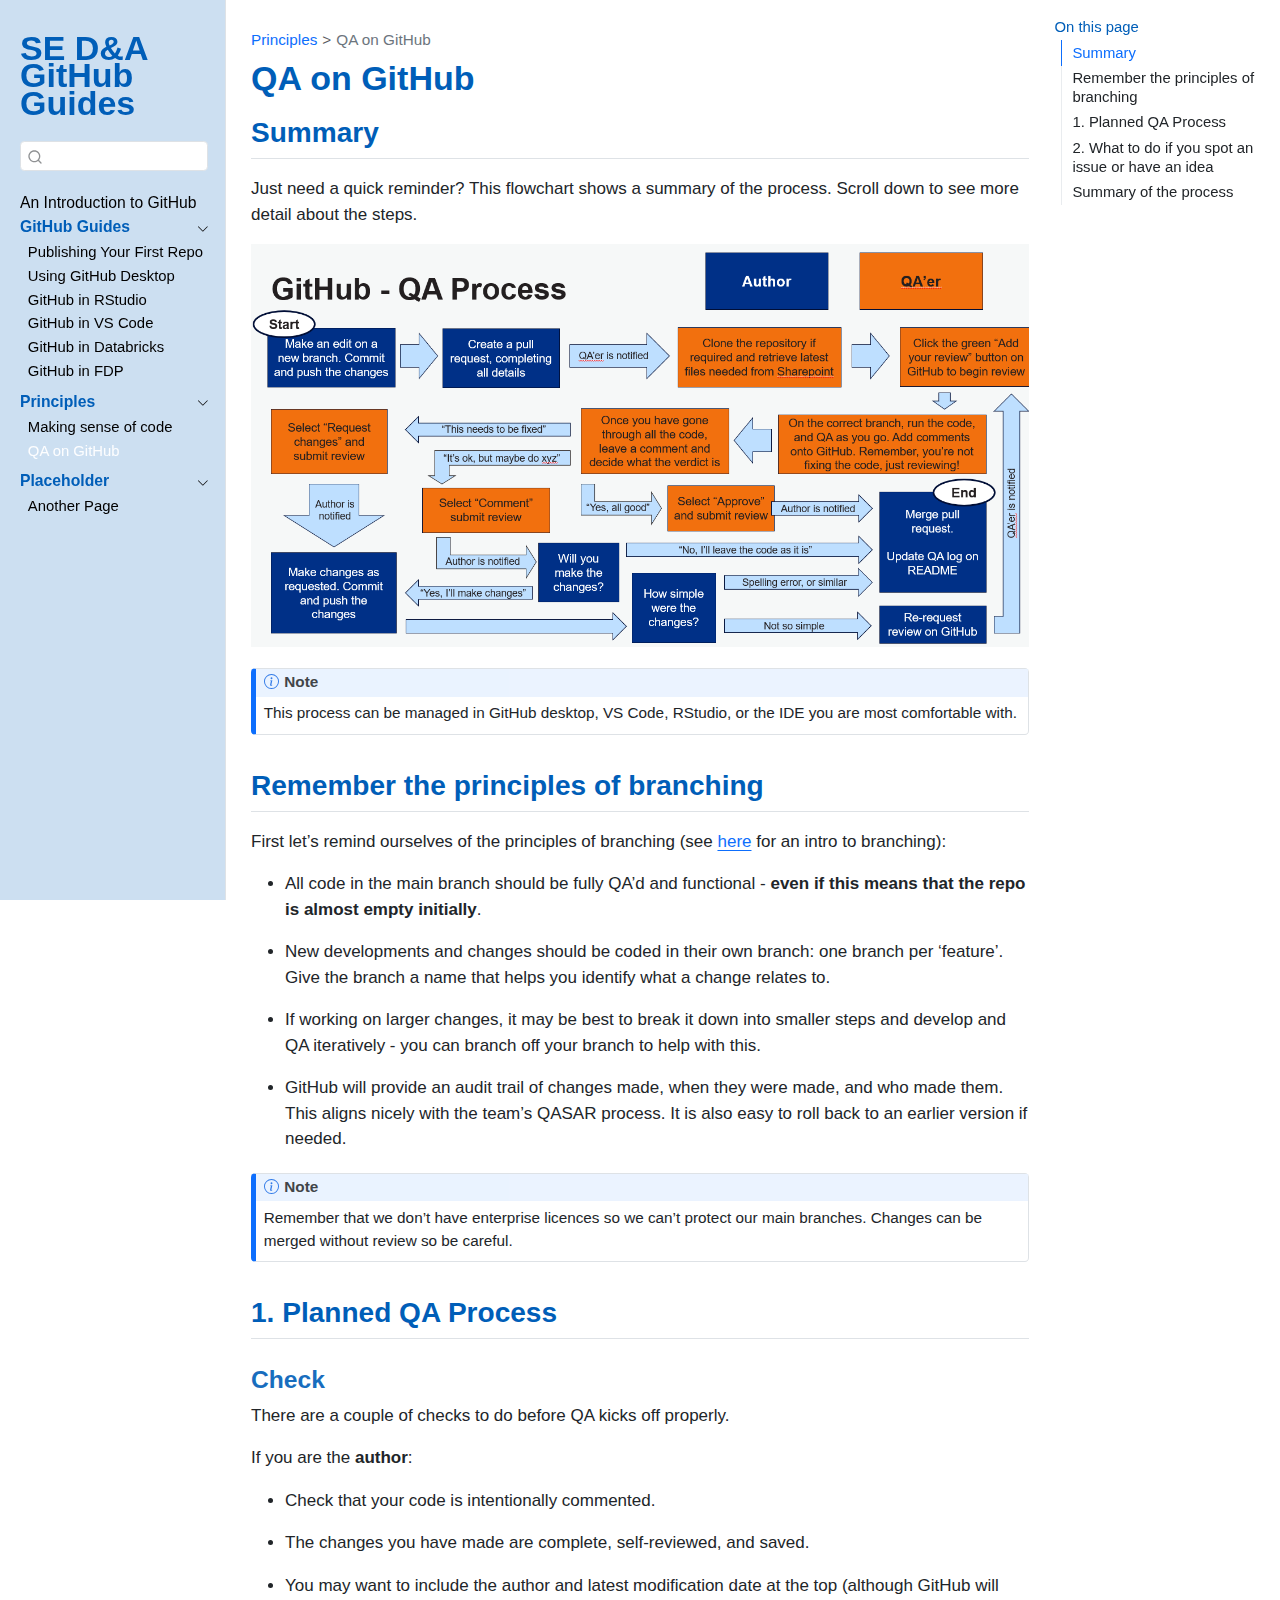
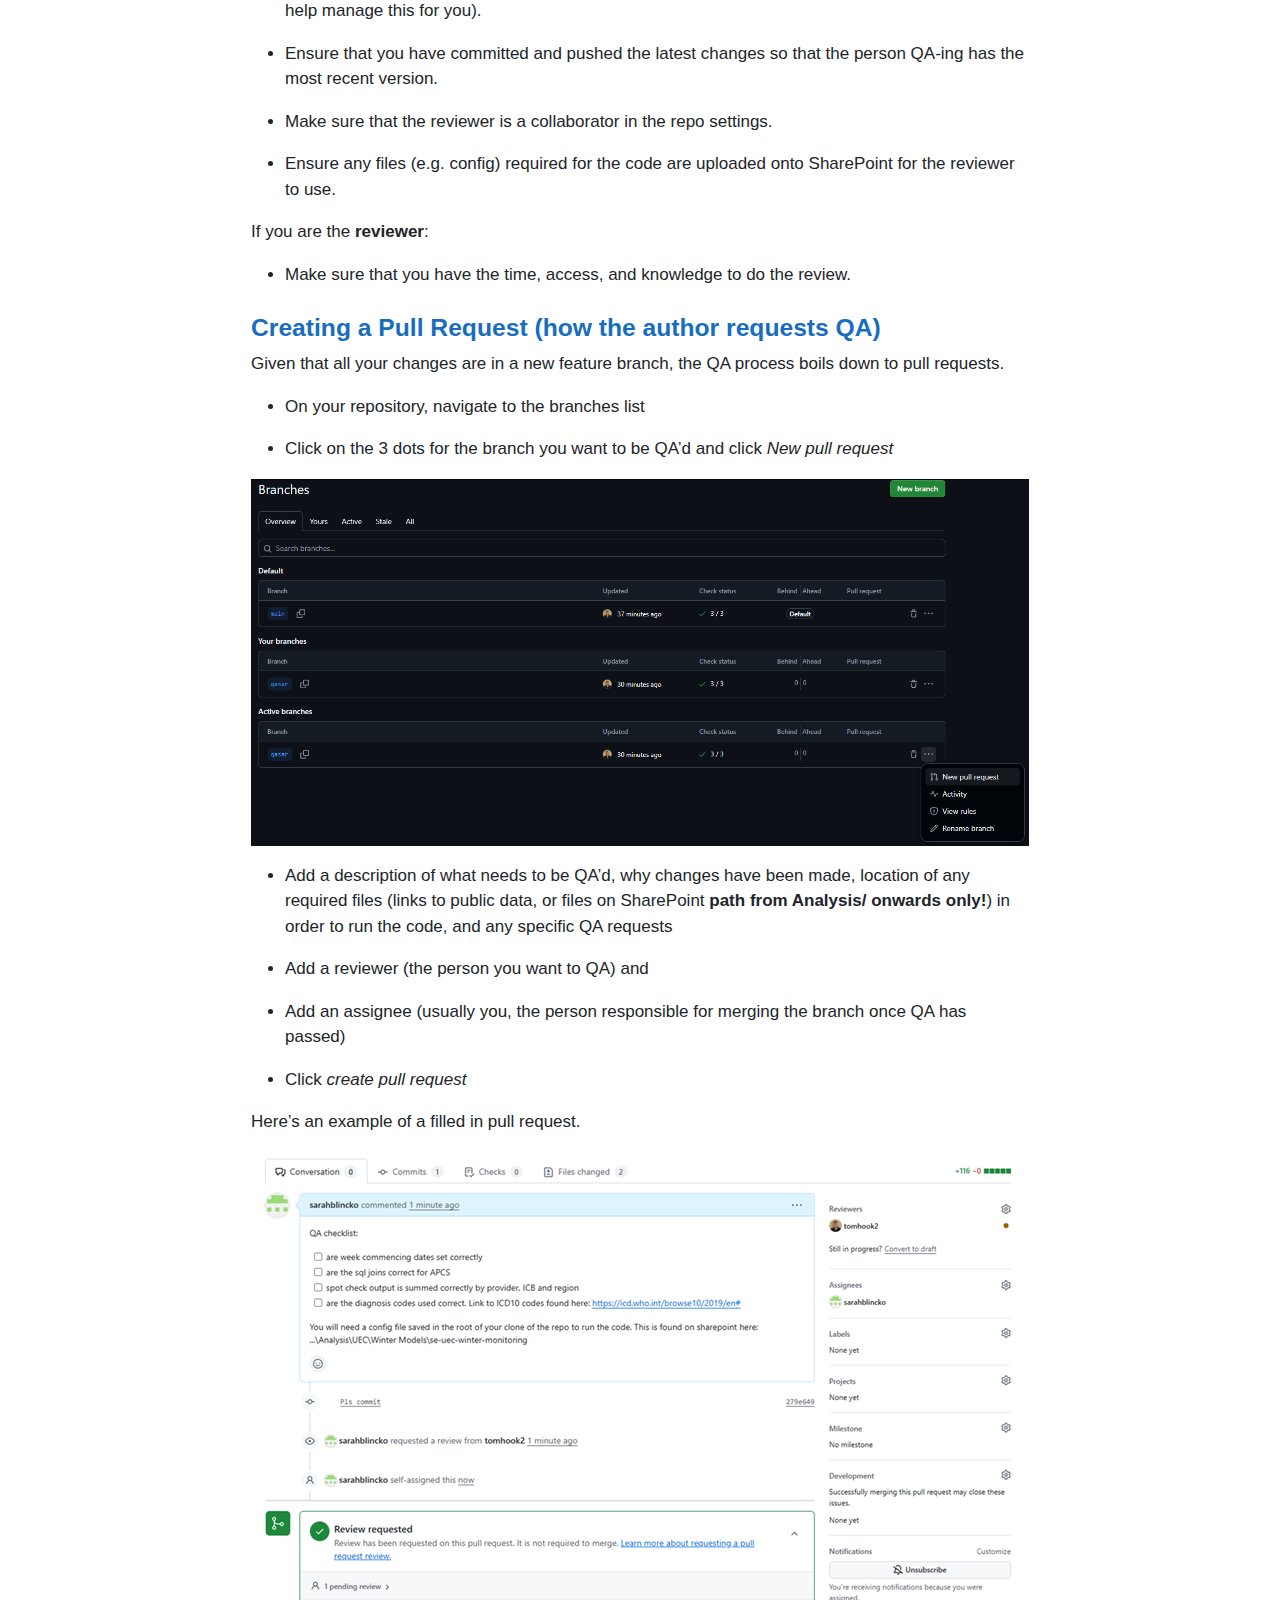
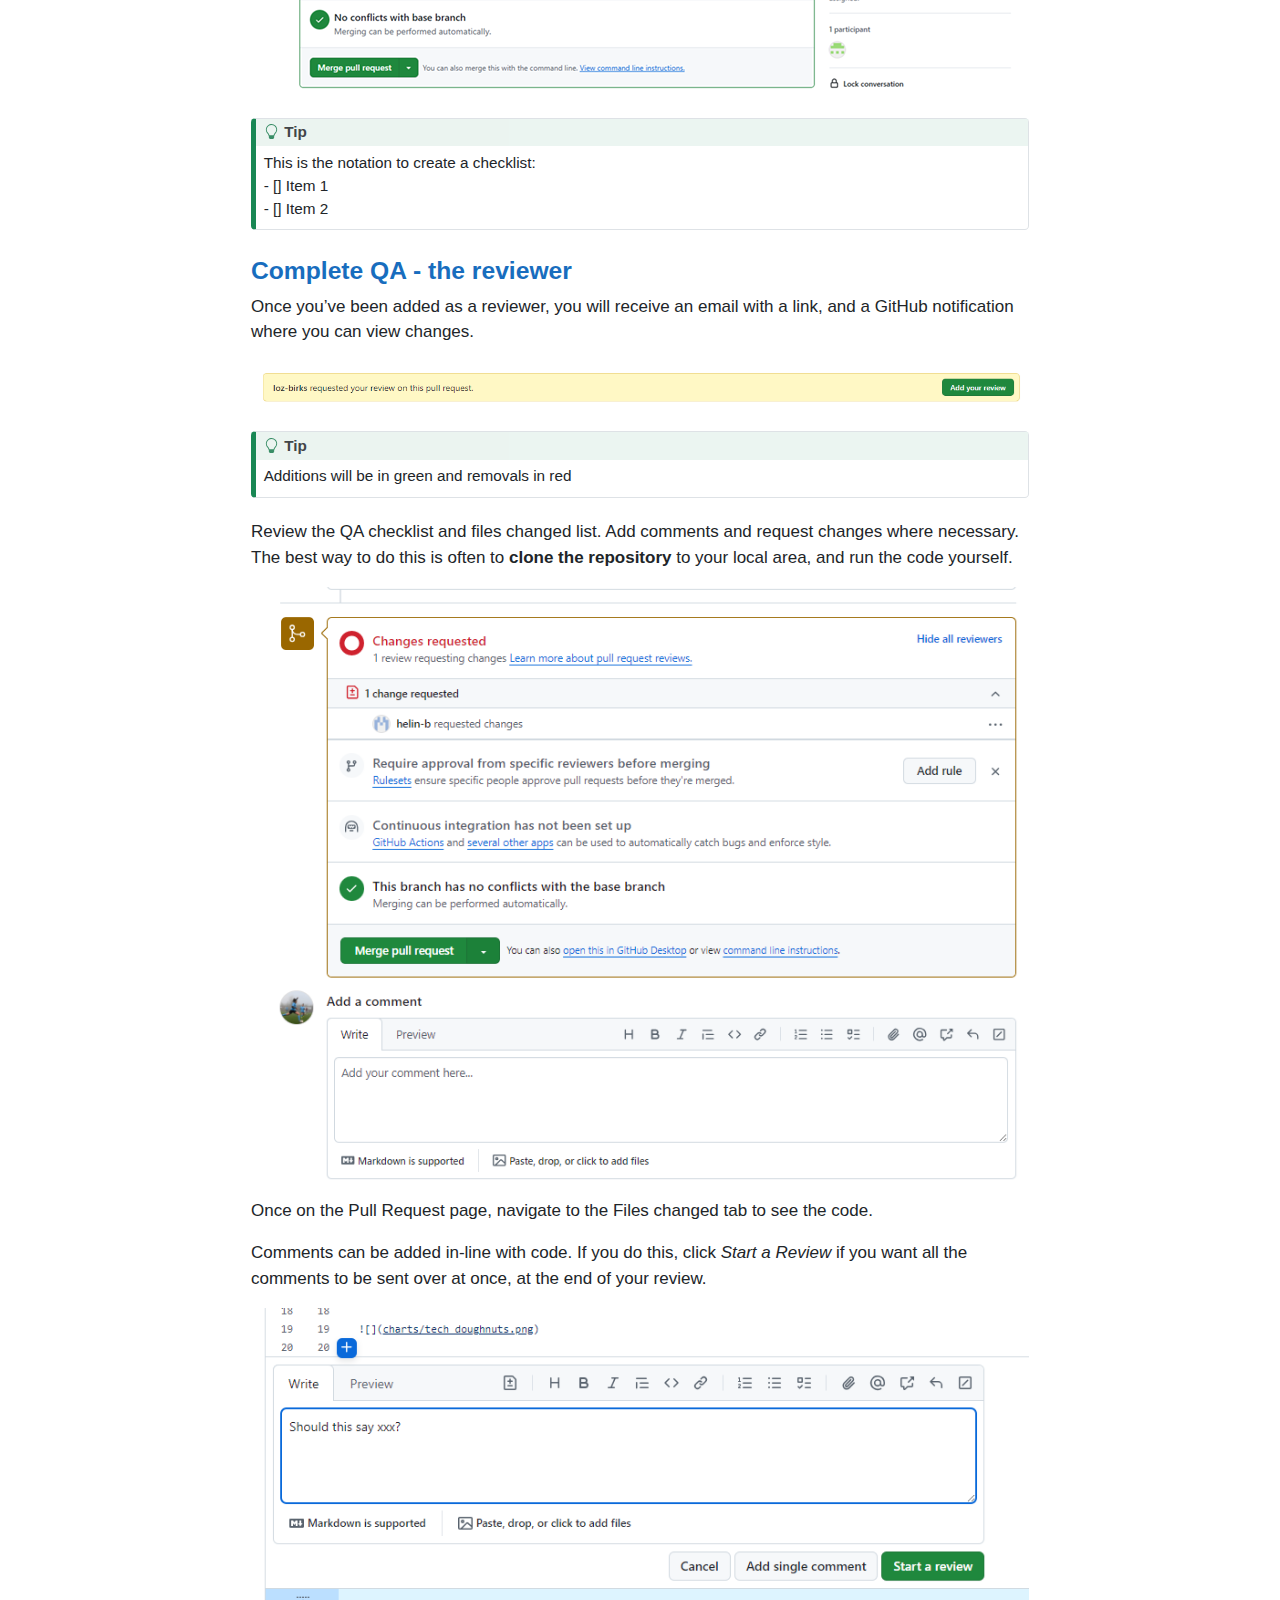
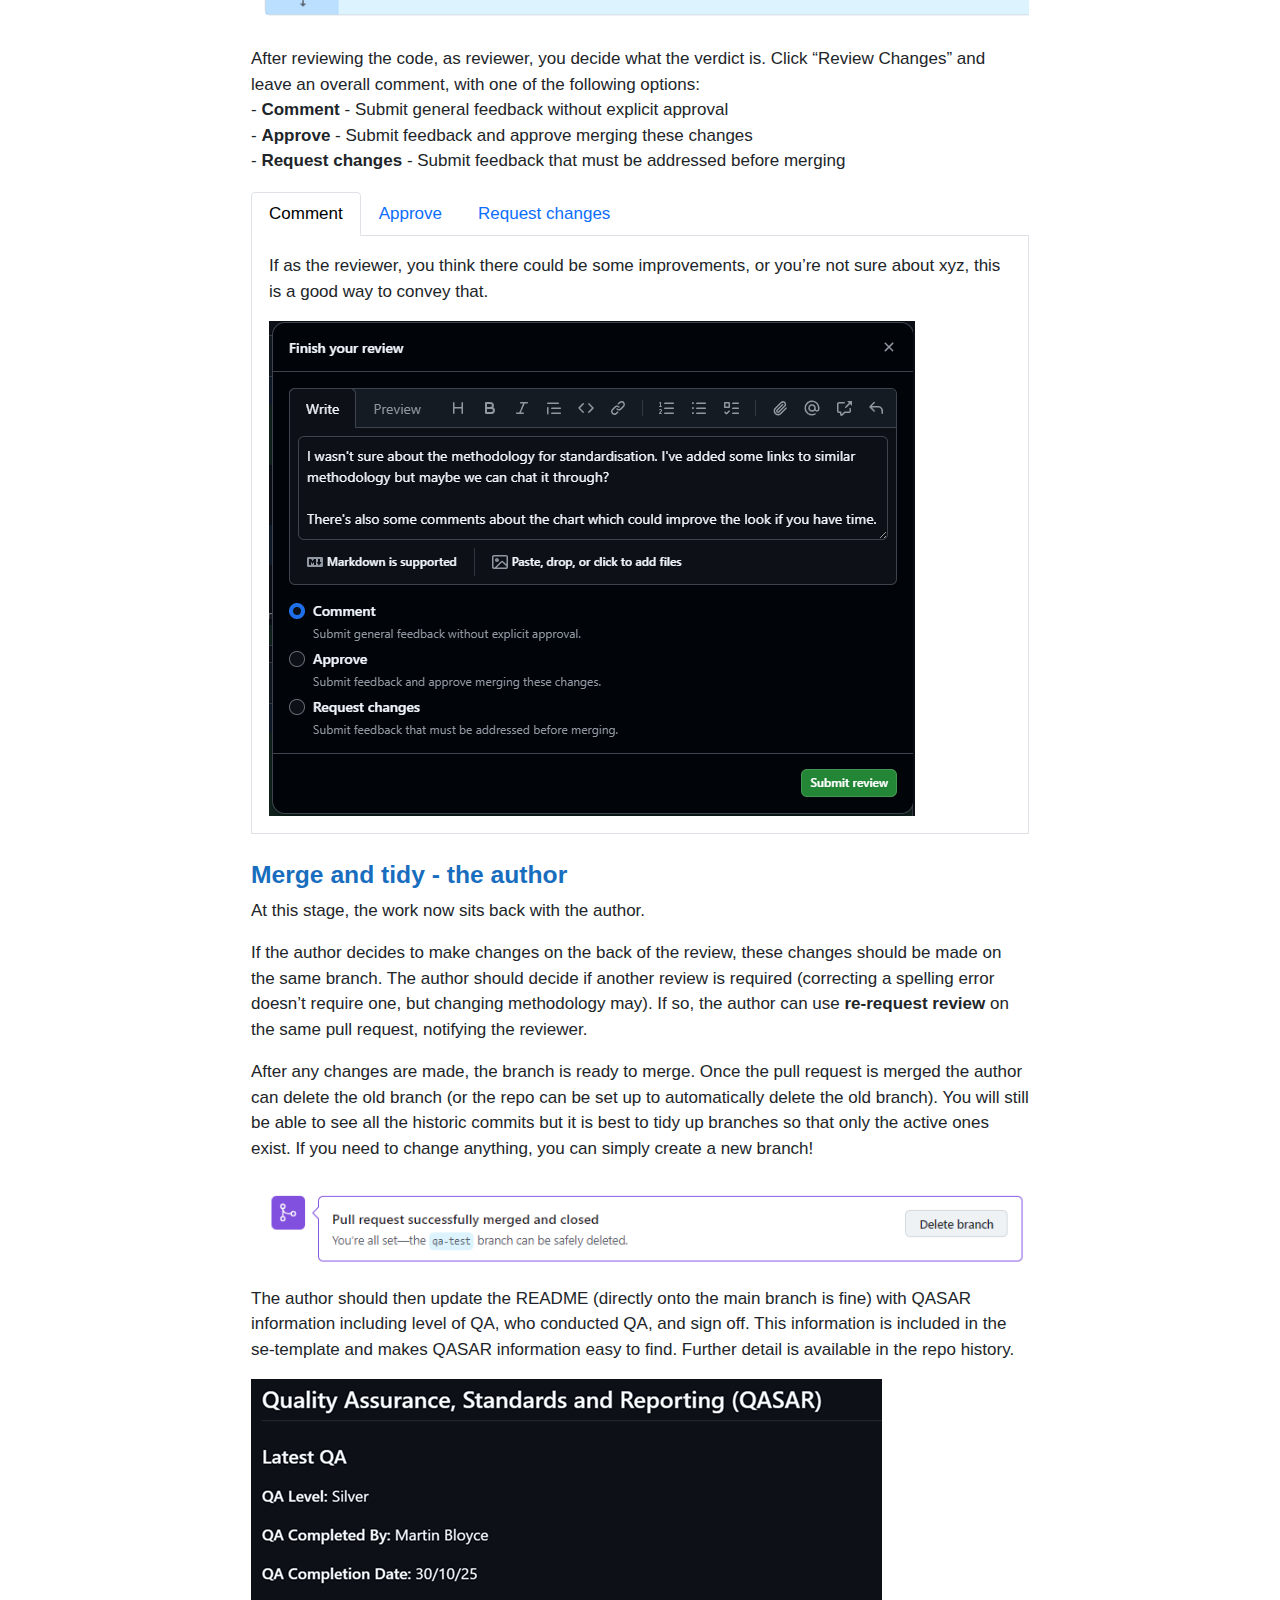
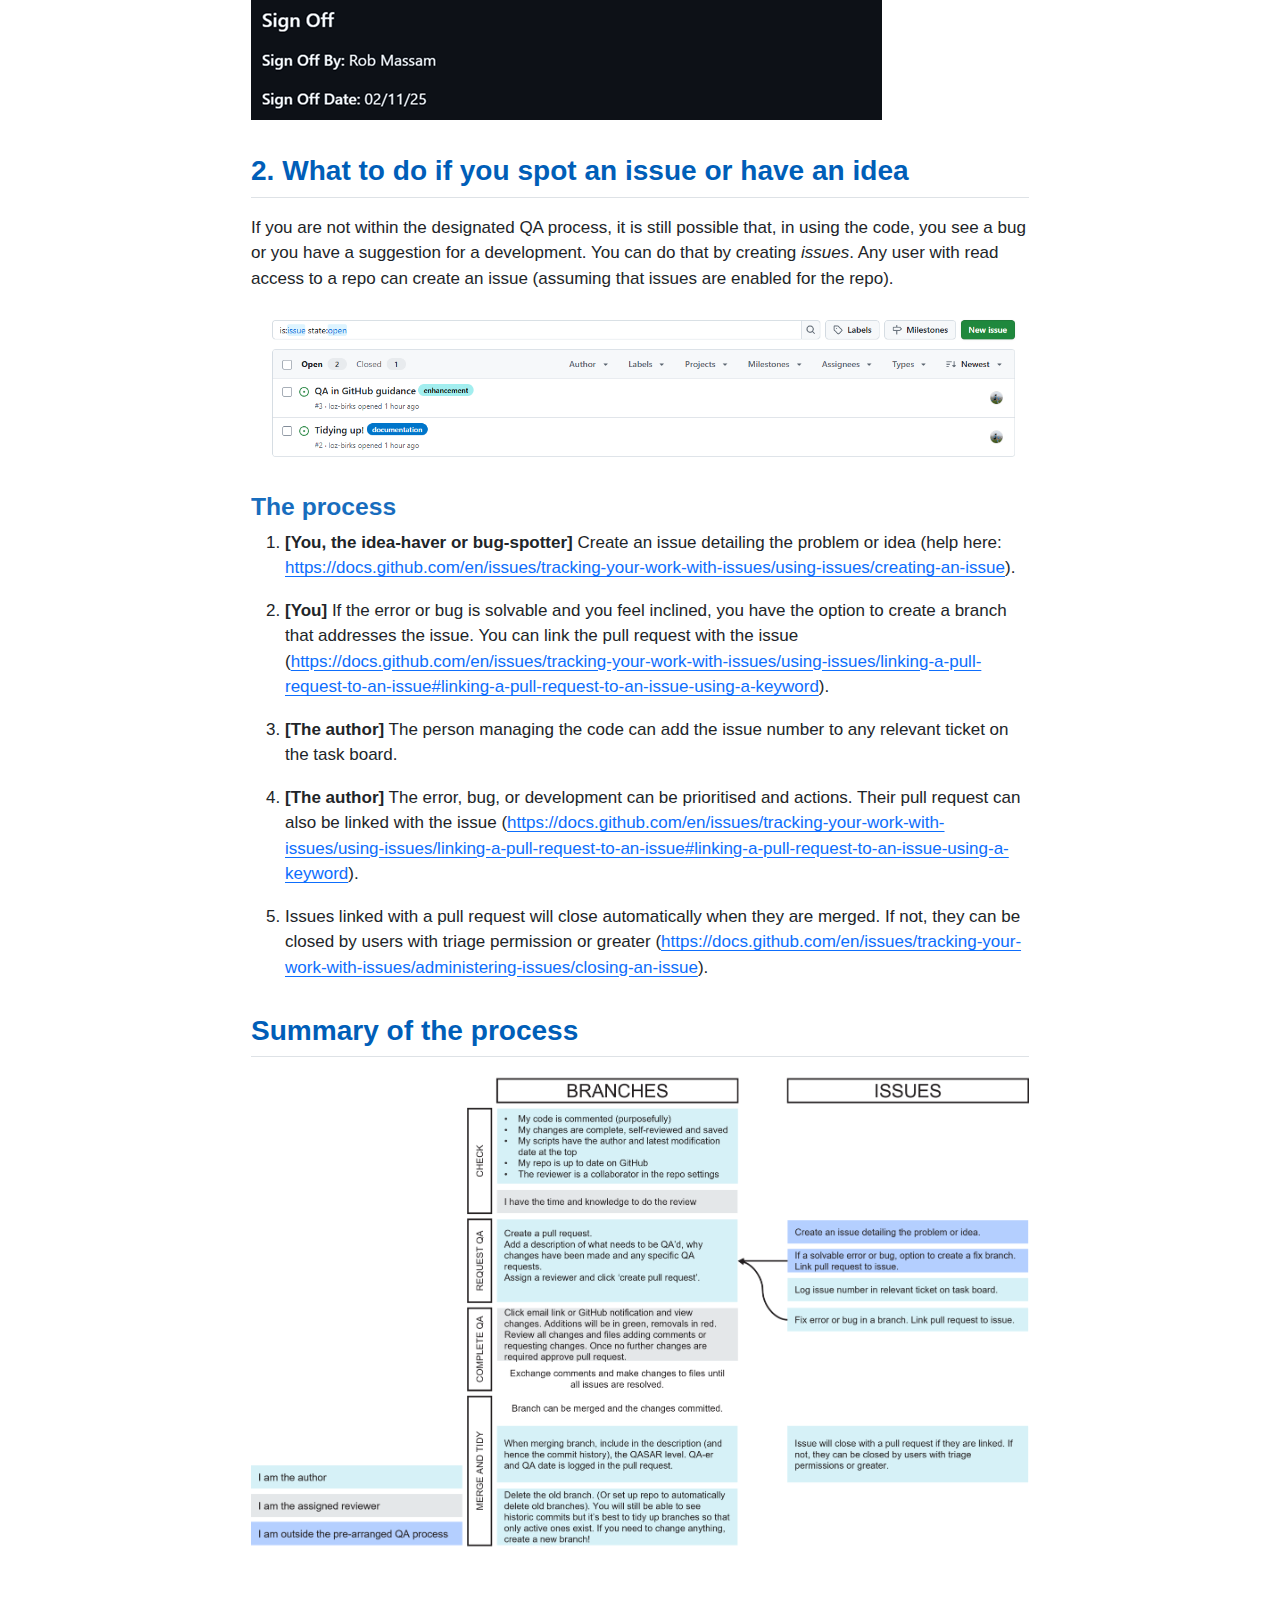
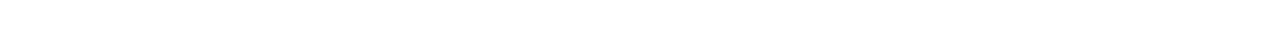
<file: docs/pages/qasar.html>
<!DOCTYPE html>
<html xmlns="http://www.w3.org/1999/xhtml" lang="en" xml:lang="en"><head>

<meta charset="utf-8">
<meta name="generator" content="quarto-1.4.555">

<meta name="viewport" content="width=device-width, initial-scale=1.0, user-scalable=yes">


<title>SE D&amp;A GitHub Guides - QA on GitHub</title>
<style>
code{white-space: pre-wrap;}
span.smallcaps{font-variant: small-caps;}
div.columns{display: flex; gap: min(4vw, 1.5em);}
div.column{flex: auto; overflow-x: auto;}
div.hanging-indent{margin-left: 1.5em; text-indent: -1.5em;}
ul.task-list{list-style: none;}
ul.task-list li input[type="checkbox"] {
  width: 0.8em;
  margin: 0 0.8em 0.2em -1em; /* quarto-specific, see https://github.com/quarto-dev/quarto-cli/issues/4556 */ 
  vertical-align: middle;
}
</style>


<script src="../site_libs/quarto-nav/quarto-nav.js"></script>
<script src="../site_libs/quarto-nav/headroom.min.js"></script>
<script src="../site_libs/clipboard/clipboard.min.js"></script>
<script src="../site_libs/quarto-search/autocomplete.umd.js"></script>
<script src="../site_libs/quarto-search/fuse.min.js"></script>
<script src="../site_libs/quarto-search/quarto-search.js"></script>
<meta name="quarto:offset" content="../">
<script src="../site_libs/quarto-html/quarto.js"></script>
<script src="../site_libs/quarto-html/popper.min.js"></script>
<script src="../site_libs/quarto-html/tippy.umd.min.js"></script>
<script src="../site_libs/quarto-html/anchor.min.js"></script>
<link href="../site_libs/quarto-html/tippy.css" rel="stylesheet">
<link href="../site_libs/quarto-html/quarto-syntax-highlighting.css" rel="stylesheet" id="quarto-text-highlighting-styles">
<script src="../site_libs/bootstrap/bootstrap.min.js"></script>
<link href="../site_libs/bootstrap/bootstrap-icons.css" rel="stylesheet">
<link href="../site_libs/bootstrap/bootstrap.min.css" rel="stylesheet" id="quarto-bootstrap" data-mode="light">
<script id="quarto-search-options" type="application/json">{
  "location": "sidebar",
  "copy-button": false,
  "collapse-after": 3,
  "panel-placement": "start",
  "type": "textbox",
  "limit": 50,
  "keyboard-shortcut": [
    "f",
    "/",
    "s"
  ],
  "show-item-context": false,
  "language": {
    "search-no-results-text": "No results",
    "search-matching-documents-text": "matching documents",
    "search-copy-link-title": "Copy link to search",
    "search-hide-matches-text": "Hide additional matches",
    "search-more-match-text": "more match in this document",
    "search-more-matches-text": "more matches in this document",
    "search-clear-button-title": "Clear",
    "search-text-placeholder": "",
    "search-detached-cancel-button-title": "Cancel",
    "search-submit-button-title": "Submit",
    "search-label": "Search"
  }
}</script>


<link rel="stylesheet" href="../styles.css">
</head>

<body class="nav-sidebar docked">

<div id="quarto-search-results"></div>
  <header id="quarto-header" class="headroom fixed-top">
  <nav class="quarto-secondary-nav">
    <div class="container-fluid d-flex">
      <button type="button" class="quarto-btn-toggle btn" data-bs-toggle="collapse" data-bs-target=".quarto-sidebar-collapse-item" aria-controls="quarto-sidebar" aria-expanded="false" aria-label="Toggle sidebar navigation" onclick="if (window.quartoToggleHeadroom) { window.quartoToggleHeadroom(); }">
        <i class="bi bi-layout-text-sidebar-reverse"></i>
      </button>
        <nav class="quarto-page-breadcrumbs" aria-label="breadcrumb"><ol class="breadcrumb"><li class="breadcrumb-item"><a href="../pages/understanding-code.html">Principles</a></li><li class="breadcrumb-item"><a href="../pages/qasar.html">QA on GitHub</a></li></ol></nav>
        <a class="flex-grow-1" role="button" data-bs-toggle="collapse" data-bs-target=".quarto-sidebar-collapse-item" aria-controls="quarto-sidebar" aria-expanded="false" aria-label="Toggle sidebar navigation" onclick="if (window.quartoToggleHeadroom) { window.quartoToggleHeadroom(); }">      
        </a>
      <button type="button" class="btn quarto-search-button" aria-label="" onclick="window.quartoOpenSearch();">
        <i class="bi bi-search"></i>
      </button>
    </div>
  </nav>
</header>
<!-- content -->
<div id="quarto-content" class="quarto-container page-columns page-rows-contents page-layout-article">
<!-- sidebar -->
  <nav id="quarto-sidebar" class="sidebar collapse collapse-horizontal quarto-sidebar-collapse-item sidebar-navigation docked overflow-auto">
    <div class="pt-lg-2 mt-2 text-left sidebar-header">
    <div class="sidebar-title mb-0 py-0">
      <a href="../">SE D&amp;A GitHub Guides</a> 
    </div>
      </div>
        <div class="mt-2 flex-shrink-0 align-items-center">
        <div class="sidebar-search">
        <div id="quarto-search" class="" title="Search"></div>
        </div>
        </div>
    <div class="sidebar-menu-container"> 
    <ul class="list-unstyled mt-1">
        <li class="sidebar-item">
  <div class="sidebar-item-container"> 
  <a href="../pages/intro-to-github.html" class="sidebar-item-text sidebar-link">
 <span class="menu-text">An Introduction to GitHub</span></a>
  </div>
</li>
        <li class="sidebar-item sidebar-item-section">
      <div class="sidebar-item-container"> 
            <a class="sidebar-item-text sidebar-link text-start" data-bs-toggle="collapse" data-bs-target="#quarto-sidebar-section-1" aria-expanded="true">
 <span class="menu-text">GitHub Guides</span></a>
          <a class="sidebar-item-toggle text-start" data-bs-toggle="collapse" data-bs-target="#quarto-sidebar-section-1" aria-expanded="true" aria-label="Toggle section">
            <i class="bi bi-chevron-right ms-2"></i>
          </a> 
      </div>
      <ul id="quarto-sidebar-section-1" class="collapse list-unstyled sidebar-section depth1 show">  
          <li class="sidebar-item">
  <div class="sidebar-item-container"> 
  <a href="../pages/first-repo.html" class="sidebar-item-text sidebar-link">
 <span class="menu-text">Publishing Your First Repo</span></a>
  </div>
</li>
          <li class="sidebar-item">
  <div class="sidebar-item-container"> 
  <a href="../pages/github-desktop.html" class="sidebar-item-text sidebar-link">
 <span class="menu-text">Using GitHub Desktop</span></a>
  </div>
</li>
          <li class="sidebar-item">
  <div class="sidebar-item-container"> 
  <a href="../pages/r-studio.html" class="sidebar-item-text sidebar-link">
 <span class="menu-text">GitHub in RStudio</span></a>
  </div>
</li>
          <li class="sidebar-item">
  <div class="sidebar-item-container"> 
  <a href="../pages/vs-code.html" class="sidebar-item-text sidebar-link">
 <span class="menu-text">GitHub in VS Code</span></a>
  </div>
</li>
          <li class="sidebar-item">
  <div class="sidebar-item-container"> 
  <a href="../pages/databricks-github.html" class="sidebar-item-text sidebar-link">
 <span class="menu-text">GitHub in Databricks</span></a>
  </div>
</li>
          <li class="sidebar-item">
  <div class="sidebar-item-container"> 
  <a href="../pages/fdp.html" class="sidebar-item-text sidebar-link">
 <span class="menu-text">GitHub in FDP</span></a>
  </div>
</li>
      </ul>
  </li>
        <li class="sidebar-item sidebar-item-section">
      <div class="sidebar-item-container"> 
            <a class="sidebar-item-text sidebar-link text-start" data-bs-toggle="collapse" data-bs-target="#quarto-sidebar-section-2" aria-expanded="true">
 <span class="menu-text">Principles</span></a>
          <a class="sidebar-item-toggle text-start" data-bs-toggle="collapse" data-bs-target="#quarto-sidebar-section-2" aria-expanded="true" aria-label="Toggle section">
            <i class="bi bi-chevron-right ms-2"></i>
          </a> 
      </div>
      <ul id="quarto-sidebar-section-2" class="collapse list-unstyled sidebar-section depth1 show">  
          <li class="sidebar-item">
  <div class="sidebar-item-container"> 
  <a href="../pages/understanding-code.html" class="sidebar-item-text sidebar-link">
 <span class="menu-text">Making sense of code</span></a>
  </div>
</li>
          <li class="sidebar-item">
  <div class="sidebar-item-container"> 
  <a href="../pages/qasar.html" class="sidebar-item-text sidebar-link active">
 <span class="menu-text">QA on GitHub</span></a>
  </div>
</li>
      </ul>
  </li>
        <li class="sidebar-item sidebar-item-section">
      <div class="sidebar-item-container"> 
            <a class="sidebar-item-text sidebar-link text-start" data-bs-toggle="collapse" data-bs-target="#quarto-sidebar-section-3" aria-expanded="true">
 <span class="menu-text">Placeholder</span></a>
          <a class="sidebar-item-toggle text-start" data-bs-toggle="collapse" data-bs-target="#quarto-sidebar-section-3" aria-expanded="true" aria-label="Toggle section">
            <i class="bi bi-chevron-right ms-2"></i>
          </a> 
      </div>
      <ul id="quarto-sidebar-section-3" class="collapse list-unstyled sidebar-section depth1 show">  
          <li class="sidebar-item">
  <div class="sidebar-item-container"> 
  <a href="../pages/another-page.html" class="sidebar-item-text sidebar-link">
 <span class="menu-text">Another Page</span></a>
  </div>
</li>
      </ul>
  </li>
    </ul>
    </div>
</nav>
<div id="quarto-sidebar-glass" class="quarto-sidebar-collapse-item" data-bs-toggle="collapse" data-bs-target=".quarto-sidebar-collapse-item"></div>
<!-- margin-sidebar -->
    <div id="quarto-margin-sidebar" class="sidebar margin-sidebar">
        <nav id="TOC" role="doc-toc" class="toc-active">
    <h2 id="toc-title">On this page</h2>
   
  <ul>
  <li><a href="#summary" id="toc-summary" class="nav-link active" data-scroll-target="#summary">Summary</a></li>
  <li><a href="#remember-the-principles-of-branching" id="toc-remember-the-principles-of-branching" class="nav-link" data-scroll-target="#remember-the-principles-of-branching">Remember the principles of branching</a></li>
  <li><a href="#planned-qa-process" id="toc-planned-qa-process" class="nav-link" data-scroll-target="#planned-qa-process">1. Planned QA Process</a>
  <ul class="collapse">
  <li><a href="#check" id="toc-check" class="nav-link" data-scroll-target="#check">Check</a></li>
  <li><a href="#creating-a-pull-request-how-the-author-requests-qa" id="toc-creating-a-pull-request-how-the-author-requests-qa" class="nav-link" data-scroll-target="#creating-a-pull-request-how-the-author-requests-qa">Creating a Pull Request (how the author requests QA)</a></li>
  <li><a href="#complete-qa---the-reviewer" id="toc-complete-qa---the-reviewer" class="nav-link" data-scroll-target="#complete-qa---the-reviewer">Complete QA - the reviewer</a></li>
  <li><a href="#merge-and-tidy---the-author" id="toc-merge-and-tidy---the-author" class="nav-link" data-scroll-target="#merge-and-tidy---the-author">Merge and tidy - the author</a></li>
  </ul></li>
  <li><a href="#what-to-do-if-you-spot-an-issue-or-have-an-idea" id="toc-what-to-do-if-you-spot-an-issue-or-have-an-idea" class="nav-link" data-scroll-target="#what-to-do-if-you-spot-an-issue-or-have-an-idea">2. What to do if you spot an issue or have an idea</a>
  <ul class="collapse">
  <li><a href="#the-process" id="toc-the-process" class="nav-link" data-scroll-target="#the-process">The process</a></li>
  </ul></li>
  <li><a href="#summary-of-the-process" id="toc-summary-of-the-process" class="nav-link" data-scroll-target="#summary-of-the-process">Summary of the process</a></li>
  </ul>
</nav>
    </div>
<!-- main -->
<main class="content" id="quarto-document-content">

<header id="title-block-header" class="quarto-title-block default"><nav class="quarto-page-breadcrumbs quarto-title-breadcrumbs d-none d-lg-block" aria-label="breadcrumb"><ol class="breadcrumb"><li class="breadcrumb-item"><a href="../pages/understanding-code.html">Principles</a></li><li class="breadcrumb-item"><a href="../pages/qasar.html">QA on GitHub</a></li></ol></nav>
<div class="quarto-title">
<h1 class="title">QA on GitHub</h1>
</div>



<div class="quarto-title-meta">

    
  
    
  </div>
  


</header>


<section id="summary" class="level2">
<h2 class="anchored" data-anchor-id="summary">Summary</h2>
<p>Just need a quick reminder? This flowchart shows a summary of the process. Scroll down to see more detail about the steps.</p>
<p><img src="pics/qasar-flowchart.png" class="img-fluid"></p>
<div class="callout callout-style-default callout-note callout-titled">
<div class="callout-header d-flex align-content-center">
<div class="callout-icon-container">
<i class="callout-icon"></i>
</div>
<div class="callout-title-container flex-fill">
Note
</div>
</div>
<div class="callout-body-container callout-body">
<p>This process can be managed in GitHub desktop, VS Code, RStudio, or the IDE you are most comfortable with.</p>
</div>
</div>
</section>
<section id="remember-the-principles-of-branching" class="level2">
<h2 class="anchored" data-anchor-id="remember-the-principles-of-branching">Remember the principles of branching</h2>
<p>First let’s remind ourselves of the principles of branching (see <a href="../pages/intro-to-github.html#sec-branching">here</a> for an intro to branching):</p>
<ul>
<li><p>All code in the main branch should be fully QA’d and functional - <strong>even if this means that the repo is almost empty initially</strong>.</p></li>
<li><p>New developments and changes should be coded in their own branch: one branch per ‘feature’. Give the branch a name that helps you identify what a change relates to.</p></li>
<li><p>If working on larger changes, it may be best to break it down into smaller steps and develop and QA iteratively - you can branch off your branch to help with this.</p></li>
<li><p>GitHub will provide an audit trail of changes made, when they were made, and who made them. This aligns nicely with the team’s QASAR process. It is also easy to roll back to an earlier version if needed.</p></li>
</ul>
<div class="callout callout-style-default callout-note callout-titled">
<div class="callout-header d-flex align-content-center">
<div class="callout-icon-container">
<i class="callout-icon"></i>
</div>
<div class="callout-title-container flex-fill">
Note
</div>
</div>
<div class="callout-body-container callout-body">
<p>Remember that we don’t have enterprise licences so we can’t protect our main branches. Changes can be merged without review so be careful.</p>
</div>
</div>
</section>
<section id="planned-qa-process" class="level2">
<h2 class="anchored" data-anchor-id="planned-qa-process">1. Planned QA Process</h2>
<section id="check" class="level3">
<h3 class="anchored" data-anchor-id="check">Check</h3>
<p>There are a couple of checks to do before QA kicks off properly.</p>
<p>If you are the <strong>author</strong>:</p>
<ul>
<li><p>Check that your code is intentionally commented.</p></li>
<li><p>The changes you have made are complete, self-reviewed, and saved.</p></li>
<li><p>You may want to include the author and latest modification date at the top (although GitHub will help manage this for you).</p></li>
<li><p>Ensure that you have committed and pushed the latest changes so that the person QA-ing has the most recent version.</p></li>
<li><p>Make sure that the reviewer is a collaborator in the repo settings.</p></li>
<li><p>Ensure any files (e.g.&nbsp;config) required for the code are uploaded onto SharePoint for the reviewer to use.</p></li>
</ul>
<p>If you are the <strong>reviewer</strong>:</p>
<ul>
<li>Make sure that you have the time, access, and knowledge to do the review.</li>
</ul>
</section>
<section id="creating-a-pull-request-how-the-author-requests-qa" class="level3">
<h3 class="anchored" data-anchor-id="creating-a-pull-request-how-the-author-requests-qa">Creating a Pull Request (how the author requests QA)</h3>
<p>Given that all your changes are in a new feature branch, the QA process boils down to pull requests.</p>
<ul>
<li><p>On your repository, navigate to the branches list</p></li>
<li><p>Click on the 3 dots for the branch you want to be QA’d and click <em>New pull request</em></p></li>
</ul>
<p><img src="pics/qasar-branches.png" class="img-fluid"></p>
<ul>
<li><p>Add a description of what needs to be QA’d, why changes have been made, location of any required files (links to public data, or files on SharePoint <strong>path from Analysis/ onwards only!</strong>) in order to run the code, and any specific QA requests</p></li>
<li><p>Add a reviewer (the person you want to QA) and</p></li>
<li><p>Add an assignee (usually you, the person responsible for merging the branch once QA has passed)</p></li>
<li><p>Click <em>create pull request</em></p></li>
</ul>
<p>Here’s an example of a filled in pull request.</p>
<p><img src="pics/qasar-pr-completed.png" class="img-fluid"></p>
<div class="callout callout-style-default callout-tip callout-titled">
<div class="callout-header d-flex align-content-center">
<div class="callout-icon-container">
<i class="callout-icon"></i>
</div>
<div class="callout-title-container flex-fill">
Tip
</div>
</div>
<div class="callout-body-container callout-body">
<p>This is the notation to create a checklist:<br>
- [] Item 1<br>
- [] Item 2</p>
</div>
</div>
</section>
<section id="complete-qa---the-reviewer" class="level3">
<h3 class="anchored" data-anchor-id="complete-qa---the-reviewer">Complete QA - the reviewer</h3>
<p>Once you’ve been added as a reviewer, you will receive an email with a link, and a GitHub notification where you can view changes.</p>
<p><img src="pics/qasar-pr-notification.png" class="img-fluid"></p>
<div class="callout callout-style-default callout-tip callout-titled">
<div class="callout-header d-flex align-content-center">
<div class="callout-icon-container">
<i class="callout-icon"></i>
</div>
<div class="callout-title-container flex-fill">
Tip
</div>
</div>
<div class="callout-body-container callout-body">
<p>Additions will be in green and removals in red</p>
</div>
</div>
<p>Review the QA checklist and files changed list. Add comments and request changes where necessary. The best way to do this is often to <strong>clone the repository</strong> to your local area, and run the code yourself.</p>
<p><img src="pics/qasar-pr-request.png" class="img-fluid"></p>
<p>Once on the Pull Request page, navigate to the Files changed tab to see the code.</p>
<p>Comments can be added in-line with code. If you do this, click <em>Start a Review</em> if you want all the comments to be sent over at once, at the end of your review.</p>
<p><img src="pics/qasar-pr-comment.png" class="img-fluid"></p>
<p>After reviewing the code, as reviewer, you decide what the verdict is. Click “Review Changes” and leave an overall comment, with one of the following options:<br>
- <strong>Comment</strong> - Submit general feedback without explicit approval<br>
- <strong>Approve</strong> - Submit feedback and approve merging these changes<br>
- <strong>Request changes</strong> - Submit feedback that must be addressed before merging</p>
<div class="tabset-margin-container"></div><div class="panel-tabset panel-tabset-fade">
<ul class="nav nav-tabs" role="tablist"><li class="nav-item" role="presentation"><a class="nav-link active" id="tabset-1-1-tab" data-bs-toggle="tab" data-bs-target="#tabset-1-1" role="tab" aria-controls="tabset-1-1" aria-selected="true" aria-current="page">Comment</a></li><li class="nav-item" role="presentation"><a class="nav-link" id="tabset-1-2-tab" data-bs-toggle="tab" data-bs-target="#tabset-1-2" role="tab" aria-controls="tabset-1-2" aria-selected="false">Approve</a></li><li class="nav-item" role="presentation"><a class="nav-link" id="tabset-1-3-tab" data-bs-toggle="tab" data-bs-target="#tabset-1-3" role="tab" aria-controls="tabset-1-3" aria-selected="false">Request changes</a></li></ul>
<div class="tab-content panel-tabset-fade">
<div id="tabset-1-1" class="tab-pane active" role="tabpanel" aria-labelledby="tabset-1-1-tab">
<p>If as the reviewer, you think there could be some improvements, or you’re not sure about xyz, this is a good way to convey that.</p>
<p><img src="pics/qasar-pr-submit-review-comment.png" class="img-fluid"></p>
</div>
<div id="tabset-1-2" class="tab-pane" role="tabpanel" aria-labelledby="tabset-1-2-tab">
<p>If as the reviewer, you’re happy with the piece of work, and want the author to merge this into main branch with no edits, this is what you want.</p>
<p><img src="pics/qasar-pr-submit-review-approve.png" class="img-fluid"> <img src="pics/qasar-pr-approved.png" class="img-fluid"></p>
</div>
<div id="tabset-1-3" class="tab-pane" role="tabpanel" aria-labelledby="tabset-1-3-tab">
<p>If as the reviewer, you’ve spotted something which needs to be changed before being merged into main, you can request changes to deny the pull request until those are actioned.</p>
<p><img src="pics/qasar-pr-submit-review-req-changes.png" class="img-fluid"></p>
</div>
</div>
</div>
</section>
<section id="merge-and-tidy---the-author" class="level3">
<h3 class="anchored" data-anchor-id="merge-and-tidy---the-author">Merge and tidy - the author</h3>
<p>At this stage, the work now sits back with the author.</p>
<p>If the author decides to make changes on the back of the review, these changes should be made on the same branch. The author should decide if another review is required (correcting a spelling error doesn’t require one, but changing methodology may). If so, the author can use <strong>re-request review</strong> on the same pull request, notifying the reviewer.</p>
<p>After any changes are made, the branch is ready to merge. Once the pull request is merged the author can delete the old branch (or the repo can be set up to automatically delete the old branch). You will still be able to see all the historic commits but it is best to tidy up branches so that only the active ones exist. If you need to change anything, you can simply create a new branch!</p>
<p><img src="pics/qasar-pr-merged.png" class="img-fluid"></p>
<p>The author should then update the README (directly onto the main branch is fine) with QASAR information including level of QA, who conducted QA, and sign off. This information is included in the se-template and makes QASAR information easy to find. Further detail is available in the repo history.</p>
<p><img src="pics/qasar-readme.png" class="img-fluid"></p>
</section>
</section>
<section id="what-to-do-if-you-spot-an-issue-or-have-an-idea" class="level2">
<h2 class="anchored" data-anchor-id="what-to-do-if-you-spot-an-issue-or-have-an-idea">2. What to do if you spot an issue or have an idea</h2>
<p>If you are not within the designated QA process, it is still possible that, in using the code, you see a bug or you have a suggestion for a development. You can do that by creating <em>issues</em>. Any user with read access to a repo can create an issue (assuming that issues are enabled for the repo).</p>
<p><img src="pics/issues.png" class="img-fluid"></p>
<section id="the-process" class="level3">
<h3 class="anchored" data-anchor-id="the-process">The process</h3>
<ol type="1">
<li><p><strong>[You, the idea-haver or bug-spotter]</strong> Create an issue detailing the problem or idea (help here: <a href="https://docs.github.com/en/issues/tracking-your-work-with-issues/using-issues/creating-an-issue" class="uri">https://docs.github.com/en/issues/tracking-your-work-with-issues/using-issues/creating-an-issue</a>).</p></li>
<li><p><strong>[You]</strong> If the error or bug is solvable and you feel inclined, you have the option to create a branch that addresses the issue. You can link the pull request with the issue (<a href="https://docs.github.com/en/issues/tracking-your-work-with-issues/using-issues/linking-a-pull-request-to-an-issue#linking-a-pull-request-to-an-issue-using-a-keyword" class="uri">https://docs.github.com/en/issues/tracking-your-work-with-issues/using-issues/linking-a-pull-request-to-an-issue#linking-a-pull-request-to-an-issue-using-a-keyword</a>).</p></li>
<li><p><strong>[The author]</strong> The person managing the code can add the issue number to any relevant ticket on the task board.</p></li>
<li><p><strong>[The author]</strong> The error, bug, or development can be prioritised and actions. Their pull request can also be linked with the issue (<a href="https://docs.github.com/en/issues/tracking-your-work-with-issues/using-issues/linking-a-pull-request-to-an-issue#linking-a-pull-request-to-an-issue-using-a-keyword" class="uri">https://docs.github.com/en/issues/tracking-your-work-with-issues/using-issues/linking-a-pull-request-to-an-issue#linking-a-pull-request-to-an-issue-using-a-keyword</a>).</p></li>
<li><p>Issues linked with a pull request will close automatically when they are merged. If not, they can be closed by users with triage permission or greater (<a href="https://docs.github.com/en/issues/tracking-your-work-with-issues/administering-issues/closing-an-issue" class="uri">https://docs.github.com/en/issues/tracking-your-work-with-issues/administering-issues/closing-an-issue</a>).</p></li>
</ol>
</section>
</section>
<section id="summary-of-the-process" class="level2">
<h2 class="anchored" data-anchor-id="summary-of-the-process">Summary of the process</h2>
<p><img src="pics/qa-process.png" class="img-fluid"></p>


</section>

</main> <!-- /main -->
<script id="quarto-html-after-body" type="application/javascript">
window.document.addEventListener("DOMContentLoaded", function (event) {
  const toggleBodyColorMode = (bsSheetEl) => {
    const mode = bsSheetEl.getAttribute("data-mode");
    const bodyEl = window.document.querySelector("body");
    if (mode === "dark") {
      bodyEl.classList.add("quarto-dark");
      bodyEl.classList.remove("quarto-light");
    } else {
      bodyEl.classList.add("quarto-light");
      bodyEl.classList.remove("quarto-dark");
    }
  }
  const toggleBodyColorPrimary = () => {
    const bsSheetEl = window.document.querySelector("link#quarto-bootstrap");
    if (bsSheetEl) {
      toggleBodyColorMode(bsSheetEl);
    }
  }
  toggleBodyColorPrimary();  
  const icon = "";
  const anchorJS = new window.AnchorJS();
  anchorJS.options = {
    placement: 'right',
    icon: icon
  };
  anchorJS.add('.anchored');
  const isCodeAnnotation = (el) => {
    for (const clz of el.classList) {
      if (clz.startsWith('code-annotation-')) {                     
        return true;
      }
    }
    return false;
  }
  const clipboard = new window.ClipboardJS('.code-copy-button', {
    text: function(trigger) {
      const codeEl = trigger.previousElementSibling.cloneNode(true);
      for (const childEl of codeEl.children) {
        if (isCodeAnnotation(childEl)) {
          childEl.remove();
        }
      }
      return codeEl.innerText;
    }
  });
  clipboard.on('success', function(e) {
    // button target
    const button = e.trigger;
    // don't keep focus
    button.blur();
    // flash "checked"
    button.classList.add('code-copy-button-checked');
    var currentTitle = button.getAttribute("title");
    button.setAttribute("title", "Copied!");
    let tooltip;
    if (window.bootstrap) {
      button.setAttribute("data-bs-toggle", "tooltip");
      button.setAttribute("data-bs-placement", "left");
      button.setAttribute("data-bs-title", "Copied!");
      tooltip = new bootstrap.Tooltip(button, 
        { trigger: "manual", 
          customClass: "code-copy-button-tooltip",
          offset: [0, -8]});
      tooltip.show();    
    }
    setTimeout(function() {
      if (tooltip) {
        tooltip.hide();
        button.removeAttribute("data-bs-title");
        button.removeAttribute("data-bs-toggle");
        button.removeAttribute("data-bs-placement");
      }
      button.setAttribute("title", currentTitle);
      button.classList.remove('code-copy-button-checked');
    }, 1000);
    // clear code selection
    e.clearSelection();
  });
    var localhostRegex = new RegExp(/^(?:http|https):\/\/localhost\:?[0-9]*\//);
    var mailtoRegex = new RegExp(/^mailto:/);
      var filterRegex = new RegExp("https:\/\/nhsengland\.github\.io\/se-da-github-guide\/");
    var isInternal = (href) => {
        return filterRegex.test(href) || localhostRegex.test(href) || mailtoRegex.test(href);
    }
    // Inspect non-navigation links and adorn them if external
 	var links = window.document.querySelectorAll('a[href]:not(.nav-link):not(.navbar-brand):not(.toc-action):not(.sidebar-link):not(.sidebar-item-toggle):not(.pagination-link):not(.no-external):not([aria-hidden]):not(.dropdown-item):not(.quarto-navigation-tool)');
    for (var i=0; i<links.length; i++) {
      const link = links[i];
      if (!isInternal(link.href)) {
        // undo the damage that might have been done by quarto-nav.js in the case of
        // links that we want to consider external
        if (link.dataset.originalHref !== undefined) {
          link.href = link.dataset.originalHref;
        }
      }
    }
  function tippyHover(el, contentFn, onTriggerFn, onUntriggerFn) {
    const config = {
      allowHTML: true,
      maxWidth: 500,
      delay: 100,
      arrow: false,
      appendTo: function(el) {
          return el.parentElement;
      },
      interactive: true,
      interactiveBorder: 10,
      theme: 'quarto',
      placement: 'bottom-start',
    };
    if (contentFn) {
      config.content = contentFn;
    }
    if (onTriggerFn) {
      config.onTrigger = onTriggerFn;
    }
    if (onUntriggerFn) {
      config.onUntrigger = onUntriggerFn;
    }
    window.tippy(el, config); 
  }
  const noterefs = window.document.querySelectorAll('a[role="doc-noteref"]');
  for (var i=0; i<noterefs.length; i++) {
    const ref = noterefs[i];
    tippyHover(ref, function() {
      // use id or data attribute instead here
      let href = ref.getAttribute('data-footnote-href') || ref.getAttribute('href');
      try { href = new URL(href).hash; } catch {}
      const id = href.replace(/^#\/?/, "");
      const note = window.document.getElementById(id);
      if (note) {
        return note.innerHTML;
      } else {
        return "";
      }
    });
  }
  const xrefs = window.document.querySelectorAll('a.quarto-xref');
  const processXRef = (id, note) => {
    // Strip column container classes
    const stripColumnClz = (el) => {
      el.classList.remove("page-full", "page-columns");
      if (el.children) {
        for (const child of el.children) {
          stripColumnClz(child);
        }
      }
    }
    stripColumnClz(note)
    if (id === null || id.startsWith('sec-')) {
      // Special case sections, only their first couple elements
      const container = document.createElement("div");
      if (note.children && note.children.length > 2) {
        container.appendChild(note.children[0].cloneNode(true));
        for (let i = 1; i < note.children.length; i++) {
          const child = note.children[i];
          if (child.tagName === "P" && child.innerText === "") {
            continue;
          } else {
            container.appendChild(child.cloneNode(true));
            break;
          }
        }
        if (window.Quarto?.typesetMath) {
          window.Quarto.typesetMath(container);
        }
        return container.innerHTML
      } else {
        if (window.Quarto?.typesetMath) {
          window.Quarto.typesetMath(note);
        }
        return note.innerHTML;
      }
    } else {
      // Remove any anchor links if they are present
      const anchorLink = note.querySelector('a.anchorjs-link');
      if (anchorLink) {
        anchorLink.remove();
      }
      if (window.Quarto?.typesetMath) {
        window.Quarto.typesetMath(note);
      }
      // TODO in 1.5, we should make sure this works without a callout special case
      if (note.classList.contains("callout")) {
        return note.outerHTML;
      } else {
        return note.innerHTML;
      }
    }
  }
  for (var i=0; i<xrefs.length; i++) {
    const xref = xrefs[i];
    tippyHover(xref, undefined, function(instance) {
      instance.disable();
      let url = xref.getAttribute('href');
      let hash = undefined; 
      if (url.startsWith('#')) {
        hash = url;
      } else {
        try { hash = new URL(url).hash; } catch {}
      }
      if (hash) {
        const id = hash.replace(/^#\/?/, "");
        const note = window.document.getElementById(id);
        if (note !== null) {
          try {
            const html = processXRef(id, note.cloneNode(true));
            instance.setContent(html);
          } finally {
            instance.enable();
            instance.show();
          }
        } else {
          // See if we can fetch this
          fetch(url.split('#')[0])
          .then(res => res.text())
          .then(html => {
            const parser = new DOMParser();
            const htmlDoc = parser.parseFromString(html, "text/html");
            const note = htmlDoc.getElementById(id);
            if (note !== null) {
              const html = processXRef(id, note);
              instance.setContent(html);
            } 
          }).finally(() => {
            instance.enable();
            instance.show();
          });
        }
      } else {
        // See if we can fetch a full url (with no hash to target)
        // This is a special case and we should probably do some content thinning / targeting
        fetch(url)
        .then(res => res.text())
        .then(html => {
          const parser = new DOMParser();
          const htmlDoc = parser.parseFromString(html, "text/html");
          const note = htmlDoc.querySelector('main.content');
          if (note !== null) {
            // This should only happen for chapter cross references
            // (since there is no id in the URL)
            // remove the first header
            if (note.children.length > 0 && note.children[0].tagName === "HEADER") {
              note.children[0].remove();
            }
            const html = processXRef(null, note);
            instance.setContent(html);
          } 
        }).finally(() => {
          instance.enable();
          instance.show();
        });
      }
    }, function(instance) {
    });
  }
      let selectedAnnoteEl;
      const selectorForAnnotation = ( cell, annotation) => {
        let cellAttr = 'data-code-cell="' + cell + '"';
        let lineAttr = 'data-code-annotation="' +  annotation + '"';
        const selector = 'span[' + cellAttr + '][' + lineAttr + ']';
        return selector;
      }
      const selectCodeLines = (annoteEl) => {
        const doc = window.document;
        const targetCell = annoteEl.getAttribute("data-target-cell");
        const targetAnnotation = annoteEl.getAttribute("data-target-annotation");
        const annoteSpan = window.document.querySelector(selectorForAnnotation(targetCell, targetAnnotation));
        const lines = annoteSpan.getAttribute("data-code-lines").split(",");
        const lineIds = lines.map((line) => {
          return targetCell + "-" + line;
        })
        let top = null;
        let height = null;
        let parent = null;
        if (lineIds.length > 0) {
            //compute the position of the single el (top and bottom and make a div)
            const el = window.document.getElementById(lineIds[0]);
            top = el.offsetTop;
            height = el.offsetHeight;
            parent = el.parentElement.parentElement;
          if (lineIds.length > 1) {
            const lastEl = window.document.getElementById(lineIds[lineIds.length - 1]);
            const bottom = lastEl.offsetTop + lastEl.offsetHeight;
            height = bottom - top;
          }
          if (top !== null && height !== null && parent !== null) {
            // cook up a div (if necessary) and position it 
            let div = window.document.getElementById("code-annotation-line-highlight");
            if (div === null) {
              div = window.document.createElement("div");
              div.setAttribute("id", "code-annotation-line-highlight");
              div.style.position = 'absolute';
              parent.appendChild(div);
            }
            div.style.top = top - 2 + "px";
            div.style.height = height + 4 + "px";
            div.style.left = 0;
            let gutterDiv = window.document.getElementById("code-annotation-line-highlight-gutter");
            if (gutterDiv === null) {
              gutterDiv = window.document.createElement("div");
              gutterDiv.setAttribute("id", "code-annotation-line-highlight-gutter");
              gutterDiv.style.position = 'absolute';
              const codeCell = window.document.getElementById(targetCell);
              const gutter = codeCell.querySelector('.code-annotation-gutter');
              gutter.appendChild(gutterDiv);
            }
            gutterDiv.style.top = top - 2 + "px";
            gutterDiv.style.height = height + 4 + "px";
          }
          selectedAnnoteEl = annoteEl;
        }
      };
      const unselectCodeLines = () => {
        const elementsIds = ["code-annotation-line-highlight", "code-annotation-line-highlight-gutter"];
        elementsIds.forEach((elId) => {
          const div = window.document.getElementById(elId);
          if (div) {
            div.remove();
          }
        });
        selectedAnnoteEl = undefined;
      };
        // Handle positioning of the toggle
    window.addEventListener(
      "resize",
      throttle(() => {
        elRect = undefined;
        if (selectedAnnoteEl) {
          selectCodeLines(selectedAnnoteEl);
        }
      }, 10)
    );
    function throttle(fn, ms) {
    let throttle = false;
    let timer;
      return (...args) => {
        if(!throttle) { // first call gets through
            fn.apply(this, args);
            throttle = true;
        } else { // all the others get throttled
            if(timer) clearTimeout(timer); // cancel #2
            timer = setTimeout(() => {
              fn.apply(this, args);
              timer = throttle = false;
            }, ms);
        }
      };
    }
      // Attach click handler to the DT
      const annoteDls = window.document.querySelectorAll('dt[data-target-cell]');
      for (const annoteDlNode of annoteDls) {
        annoteDlNode.addEventListener('click', (event) => {
          const clickedEl = event.target;
          if (clickedEl !== selectedAnnoteEl) {
            unselectCodeLines();
            const activeEl = window.document.querySelector('dt[data-target-cell].code-annotation-active');
            if (activeEl) {
              activeEl.classList.remove('code-annotation-active');
            }
            selectCodeLines(clickedEl);
            clickedEl.classList.add('code-annotation-active');
          } else {
            // Unselect the line
            unselectCodeLines();
            clickedEl.classList.remove('code-annotation-active');
          }
        });
      }
  const findCites = (el) => {
    const parentEl = el.parentElement;
    if (parentEl) {
      const cites = parentEl.dataset.cites;
      if (cites) {
        return {
          el,
          cites: cites.split(' ')
        };
      } else {
        return findCites(el.parentElement)
      }
    } else {
      return undefined;
    }
  };
  var bibliorefs = window.document.querySelectorAll('a[role="doc-biblioref"]');
  for (var i=0; i<bibliorefs.length; i++) {
    const ref = bibliorefs[i];
    const citeInfo = findCites(ref);
    if (citeInfo) {
      tippyHover(citeInfo.el, function() {
        var popup = window.document.createElement('div');
        citeInfo.cites.forEach(function(cite) {
          var citeDiv = window.document.createElement('div');
          citeDiv.classList.add('hanging-indent');
          citeDiv.classList.add('csl-entry');
          var biblioDiv = window.document.getElementById('ref-' + cite);
          if (biblioDiv) {
            citeDiv.innerHTML = biblioDiv.innerHTML;
          }
          popup.appendChild(citeDiv);
        });
        return popup.innerHTML;
      });
    }
  }
});
</script>
</div> <!-- /content -->




</body></html>
</file>
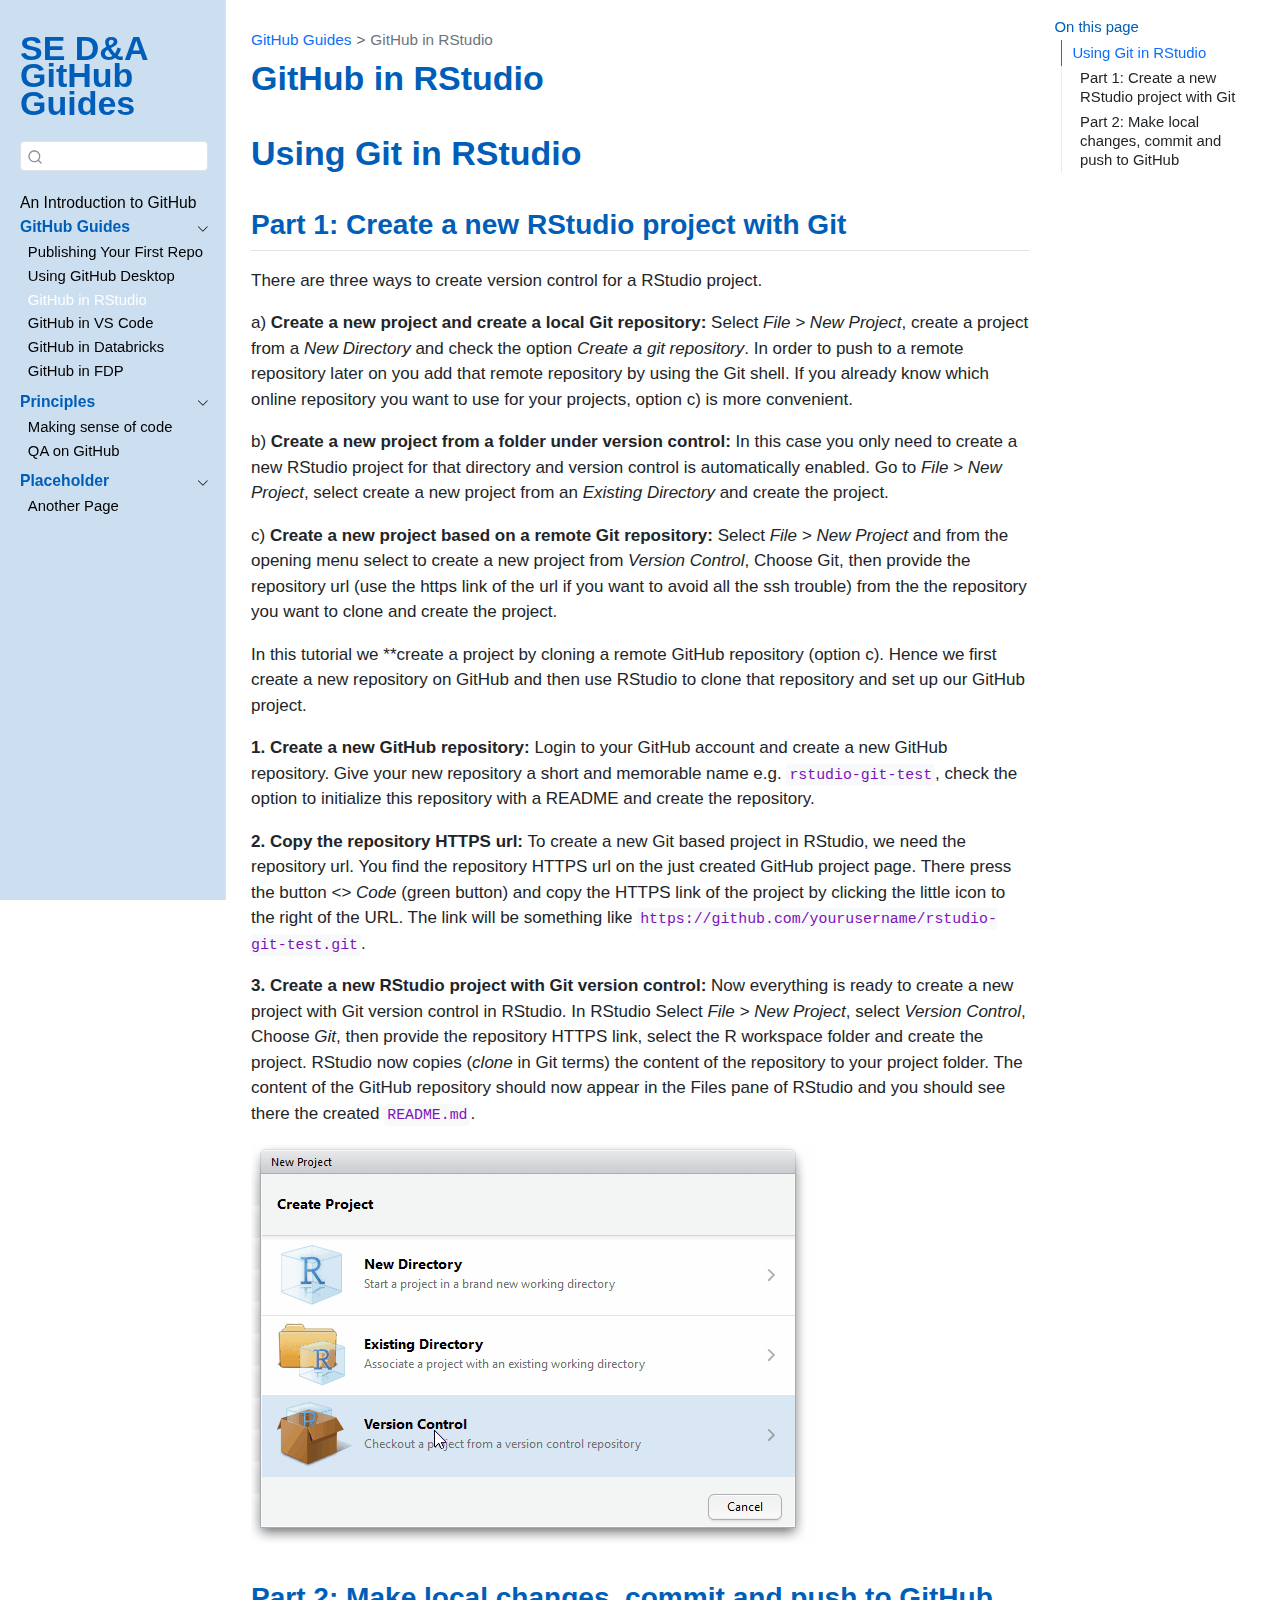
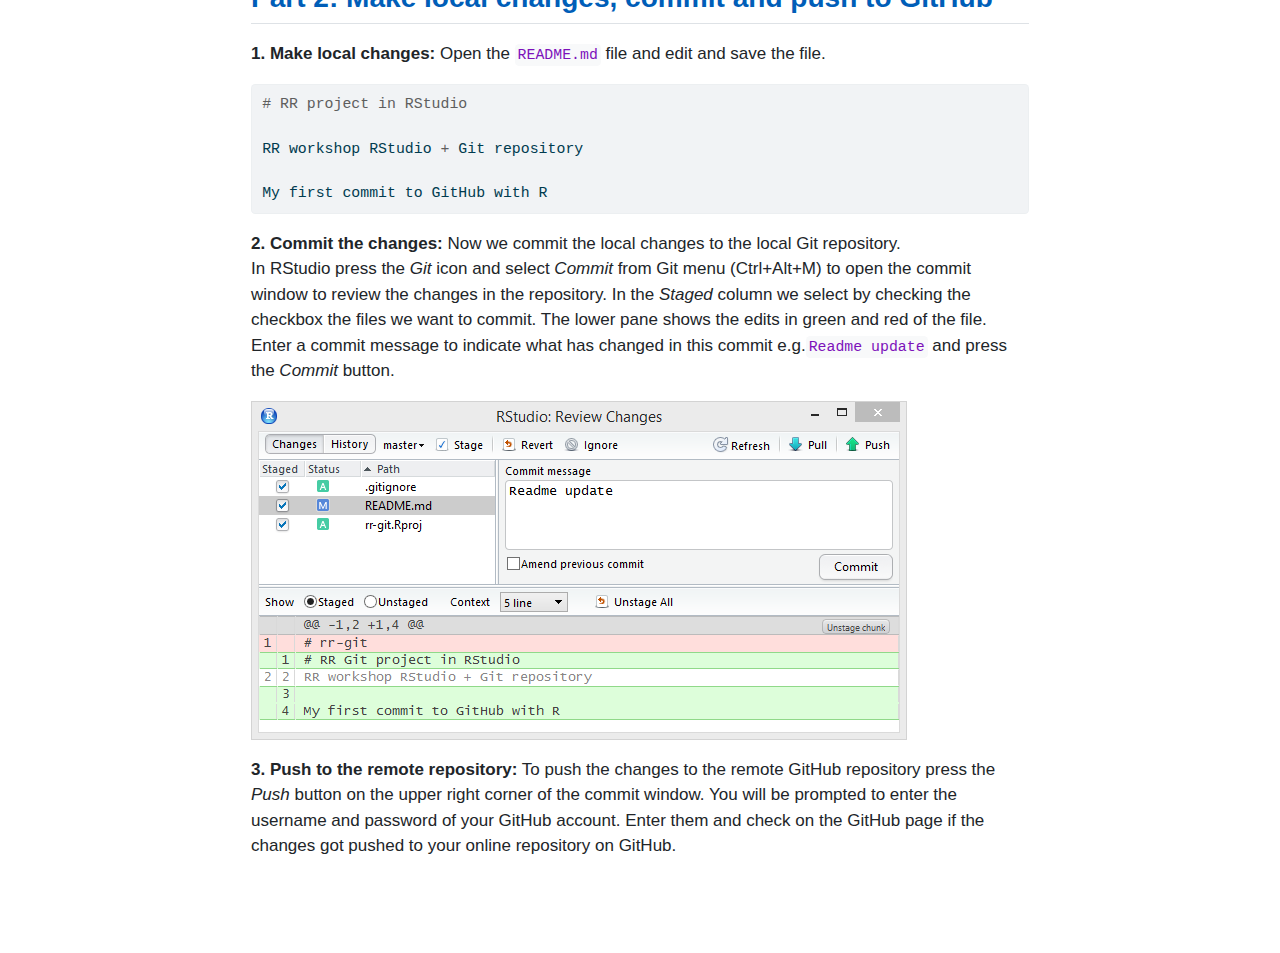
<file: docs/pages/r-studio.html>
<!DOCTYPE html>
<html xmlns="http://www.w3.org/1999/xhtml" lang="en" xml:lang="en"><head>

<meta charset="utf-8">
<meta name="generator" content="quarto-1.4.555">

<meta name="viewport" content="width=device-width, initial-scale=1.0, user-scalable=yes">


<title>SE D&amp;A GitHub Guides - GitHub in RStudio</title>
<style>
code{white-space: pre-wrap;}
span.smallcaps{font-variant: small-caps;}
div.columns{display: flex; gap: min(4vw, 1.5em);}
div.column{flex: auto; overflow-x: auto;}
div.hanging-indent{margin-left: 1.5em; text-indent: -1.5em;}
ul.task-list{list-style: none;}
ul.task-list li input[type="checkbox"] {
  width: 0.8em;
  margin: 0 0.8em 0.2em -1em; /* quarto-specific, see https://github.com/quarto-dev/quarto-cli/issues/4556 */ 
  vertical-align: middle;
}
/* CSS for syntax highlighting */
pre > code.sourceCode { white-space: pre; position: relative; }
pre > code.sourceCode > span { line-height: 1.25; }
pre > code.sourceCode > span:empty { height: 1.2em; }
.sourceCode { overflow: visible; }
code.sourceCode > span { color: inherit; text-decoration: inherit; }
div.sourceCode { margin: 1em 0; }
pre.sourceCode { margin: 0; }
@media screen {
div.sourceCode { overflow: auto; }
}
@media print {
pre > code.sourceCode { white-space: pre-wrap; }
pre > code.sourceCode > span { text-indent: -5em; padding-left: 5em; }
}
pre.numberSource code
  { counter-reset: source-line 0; }
pre.numberSource code > span
  { position: relative; left: -4em; counter-increment: source-line; }
pre.numberSource code > span > a:first-child::before
  { content: counter(source-line);
    position: relative; left: -1em; text-align: right; vertical-align: baseline;
    border: none; display: inline-block;
    -webkit-touch-callout: none; -webkit-user-select: none;
    -khtml-user-select: none; -moz-user-select: none;
    -ms-user-select: none; user-select: none;
    padding: 0 4px; width: 4em;
  }
pre.numberSource { margin-left: 3em;  padding-left: 4px; }
div.sourceCode
  {   }
@media screen {
pre > code.sourceCode > span > a:first-child::before { text-decoration: underline; }
}
</style>


<script src="../site_libs/quarto-nav/quarto-nav.js"></script>
<script src="../site_libs/quarto-nav/headroom.min.js"></script>
<script src="../site_libs/clipboard/clipboard.min.js"></script>
<script src="../site_libs/quarto-search/autocomplete.umd.js"></script>
<script src="../site_libs/quarto-search/fuse.min.js"></script>
<script src="../site_libs/quarto-search/quarto-search.js"></script>
<meta name="quarto:offset" content="../">
<script src="../site_libs/quarto-html/quarto.js"></script>
<script src="../site_libs/quarto-html/popper.min.js"></script>
<script src="../site_libs/quarto-html/tippy.umd.min.js"></script>
<script src="../site_libs/quarto-html/anchor.min.js"></script>
<link href="../site_libs/quarto-html/tippy.css" rel="stylesheet">
<link href="../site_libs/quarto-html/quarto-syntax-highlighting.css" rel="stylesheet" id="quarto-text-highlighting-styles">
<script src="../site_libs/bootstrap/bootstrap.min.js"></script>
<link href="../site_libs/bootstrap/bootstrap-icons.css" rel="stylesheet">
<link href="../site_libs/bootstrap/bootstrap.min.css" rel="stylesheet" id="quarto-bootstrap" data-mode="light">
<script id="quarto-search-options" type="application/json">{
  "location": "sidebar",
  "copy-button": false,
  "collapse-after": 3,
  "panel-placement": "start",
  "type": "textbox",
  "limit": 50,
  "keyboard-shortcut": [
    "f",
    "/",
    "s"
  ],
  "show-item-context": false,
  "language": {
    "search-no-results-text": "No results",
    "search-matching-documents-text": "matching documents",
    "search-copy-link-title": "Copy link to search",
    "search-hide-matches-text": "Hide additional matches",
    "search-more-match-text": "more match in this document",
    "search-more-matches-text": "more matches in this document",
    "search-clear-button-title": "Clear",
    "search-text-placeholder": "",
    "search-detached-cancel-button-title": "Cancel",
    "search-submit-button-title": "Submit",
    "search-label": "Search"
  }
}</script>


<link rel="stylesheet" href="../styles.css">
</head>

<body class="nav-sidebar docked">

<div id="quarto-search-results"></div>
  <header id="quarto-header" class="headroom fixed-top">
  <nav class="quarto-secondary-nav">
    <div class="container-fluid d-flex">
      <button type="button" class="quarto-btn-toggle btn" data-bs-toggle="collapse" data-bs-target=".quarto-sidebar-collapse-item" aria-controls="quarto-sidebar" aria-expanded="false" aria-label="Toggle sidebar navigation" onclick="if (window.quartoToggleHeadroom) { window.quartoToggleHeadroom(); }">
        <i class="bi bi-layout-text-sidebar-reverse"></i>
      </button>
        <nav class="quarto-page-breadcrumbs" aria-label="breadcrumb"><ol class="breadcrumb"><li class="breadcrumb-item"><a href="../pages/first-repo.html">GitHub Guides</a></li><li class="breadcrumb-item"><a href="../pages/r-studio.html">GitHub in RStudio</a></li></ol></nav>
        <a class="flex-grow-1" role="button" data-bs-toggle="collapse" data-bs-target=".quarto-sidebar-collapse-item" aria-controls="quarto-sidebar" aria-expanded="false" aria-label="Toggle sidebar navigation" onclick="if (window.quartoToggleHeadroom) { window.quartoToggleHeadroom(); }">      
        </a>
      <button type="button" class="btn quarto-search-button" aria-label="" onclick="window.quartoOpenSearch();">
        <i class="bi bi-search"></i>
      </button>
    </div>
  </nav>
</header>
<!-- content -->
<div id="quarto-content" class="quarto-container page-columns page-rows-contents page-layout-article">
<!-- sidebar -->
  <nav id="quarto-sidebar" class="sidebar collapse collapse-horizontal quarto-sidebar-collapse-item sidebar-navigation docked overflow-auto">
    <div class="pt-lg-2 mt-2 text-left sidebar-header">
    <div class="sidebar-title mb-0 py-0">
      <a href="../">SE D&amp;A GitHub Guides</a> 
    </div>
      </div>
        <div class="mt-2 flex-shrink-0 align-items-center">
        <div class="sidebar-search">
        <div id="quarto-search" class="" title="Search"></div>
        </div>
        </div>
    <div class="sidebar-menu-container"> 
    <ul class="list-unstyled mt-1">
        <li class="sidebar-item">
  <div class="sidebar-item-container"> 
  <a href="../pages/intro-to-github.html" class="sidebar-item-text sidebar-link">
 <span class="menu-text">An Introduction to GitHub</span></a>
  </div>
</li>
        <li class="sidebar-item sidebar-item-section">
      <div class="sidebar-item-container"> 
            <a class="sidebar-item-text sidebar-link text-start" data-bs-toggle="collapse" data-bs-target="#quarto-sidebar-section-1" aria-expanded="true">
 <span class="menu-text">GitHub Guides</span></a>
          <a class="sidebar-item-toggle text-start" data-bs-toggle="collapse" data-bs-target="#quarto-sidebar-section-1" aria-expanded="true" aria-label="Toggle section">
            <i class="bi bi-chevron-right ms-2"></i>
          </a> 
      </div>
      <ul id="quarto-sidebar-section-1" class="collapse list-unstyled sidebar-section depth1 show">  
          <li class="sidebar-item">
  <div class="sidebar-item-container"> 
  <a href="../pages/first-repo.html" class="sidebar-item-text sidebar-link">
 <span class="menu-text">Publishing Your First Repo</span></a>
  </div>
</li>
          <li class="sidebar-item">
  <div class="sidebar-item-container"> 
  <a href="../pages/github-desktop.html" class="sidebar-item-text sidebar-link">
 <span class="menu-text">Using GitHub Desktop</span></a>
  </div>
</li>
          <li class="sidebar-item">
  <div class="sidebar-item-container"> 
  <a href="../pages/r-studio.html" class="sidebar-item-text sidebar-link active">
 <span class="menu-text">GitHub in RStudio</span></a>
  </div>
</li>
          <li class="sidebar-item">
  <div class="sidebar-item-container"> 
  <a href="../pages/vs-code.html" class="sidebar-item-text sidebar-link">
 <span class="menu-text">GitHub in VS Code</span></a>
  </div>
</li>
          <li class="sidebar-item">
  <div class="sidebar-item-container"> 
  <a href="../pages/databricks-github.html" class="sidebar-item-text sidebar-link">
 <span class="menu-text">GitHub in Databricks</span></a>
  </div>
</li>
          <li class="sidebar-item">
  <div class="sidebar-item-container"> 
  <a href="../pages/fdp.html" class="sidebar-item-text sidebar-link">
 <span class="menu-text">GitHub in FDP</span></a>
  </div>
</li>
      </ul>
  </li>
        <li class="sidebar-item sidebar-item-section">
      <div class="sidebar-item-container"> 
            <a class="sidebar-item-text sidebar-link text-start" data-bs-toggle="collapse" data-bs-target="#quarto-sidebar-section-2" aria-expanded="true">
 <span class="menu-text">Principles</span></a>
          <a class="sidebar-item-toggle text-start" data-bs-toggle="collapse" data-bs-target="#quarto-sidebar-section-2" aria-expanded="true" aria-label="Toggle section">
            <i class="bi bi-chevron-right ms-2"></i>
          </a> 
      </div>
      <ul id="quarto-sidebar-section-2" class="collapse list-unstyled sidebar-section depth1 show">  
          <li class="sidebar-item">
  <div class="sidebar-item-container"> 
  <a href="../pages/understanding-code.html" class="sidebar-item-text sidebar-link">
 <span class="menu-text">Making sense of code</span></a>
  </div>
</li>
          <li class="sidebar-item">
  <div class="sidebar-item-container"> 
  <a href="../pages/qasar.html" class="sidebar-item-text sidebar-link">
 <span class="menu-text">QA on GitHub</span></a>
  </div>
</li>
      </ul>
  </li>
        <li class="sidebar-item sidebar-item-section">
      <div class="sidebar-item-container"> 
            <a class="sidebar-item-text sidebar-link text-start" data-bs-toggle="collapse" data-bs-target="#quarto-sidebar-section-3" aria-expanded="true">
 <span class="menu-text">Placeholder</span></a>
          <a class="sidebar-item-toggle text-start" data-bs-toggle="collapse" data-bs-target="#quarto-sidebar-section-3" aria-expanded="true" aria-label="Toggle section">
            <i class="bi bi-chevron-right ms-2"></i>
          </a> 
      </div>
      <ul id="quarto-sidebar-section-3" class="collapse list-unstyled sidebar-section depth1 show">  
          <li class="sidebar-item">
  <div class="sidebar-item-container"> 
  <a href="../pages/another-page.html" class="sidebar-item-text sidebar-link">
 <span class="menu-text">Another Page</span></a>
  </div>
</li>
      </ul>
  </li>
    </ul>
    </div>
</nav>
<div id="quarto-sidebar-glass" class="quarto-sidebar-collapse-item" data-bs-toggle="collapse" data-bs-target=".quarto-sidebar-collapse-item"></div>
<!-- margin-sidebar -->
    <div id="quarto-margin-sidebar" class="sidebar margin-sidebar">
        <nav id="TOC" role="doc-toc" class="toc-active">
    <h2 id="toc-title">On this page</h2>
   
  <ul>
  <li><a href="#using-git-in-rstudio" id="toc-using-git-in-rstudio" class="nav-link active" data-scroll-target="#using-git-in-rstudio">Using Git in RStudio</a>
  <ul class="collapse">
  <li><a href="#part-1-create-a-new-rstudio-project-with-git" id="toc-part-1-create-a-new-rstudio-project-with-git" class="nav-link" data-scroll-target="#part-1-create-a-new-rstudio-project-with-git">Part 1: Create a new RStudio project with Git</a></li>
  <li><a href="#part-2-make-local-changes-commit-and-push-to-github" id="toc-part-2-make-local-changes-commit-and-push-to-github" class="nav-link" data-scroll-target="#part-2-make-local-changes-commit-and-push-to-github">Part 2: Make local changes, commit and push to GitHub</a></li>
  </ul></li>
  </ul>
</nav>
    </div>
<!-- main -->
<main class="content" id="quarto-document-content">

<header id="title-block-header" class="quarto-title-block default"><nav class="quarto-page-breadcrumbs quarto-title-breadcrumbs d-none d-lg-block" aria-label="breadcrumb"><ol class="breadcrumb"><li class="breadcrumb-item"><a href="../pages/first-repo.html">GitHub Guides</a></li><li class="breadcrumb-item"><a href="../pages/r-studio.html">GitHub in RStudio</a></li></ol></nav>
<div class="quarto-title">
<h1 class="title">GitHub in RStudio</h1>
</div>



<div class="quarto-title-meta">

    
  
    
  </div>
  


</header>


<section id="using-git-in-rstudio" class="level1">
<h1>Using Git in RStudio</h1>
<section id="part-1-create-a-new-rstudio-project-with-git" class="level2">
<h2 class="anchored" data-anchor-id="part-1-create-a-new-rstudio-project-with-git">Part 1: Create a new RStudio project with Git</h2>
<p>There are three ways to create version control for a RStudio project.</p>
<p>a) <strong>Create a new project and create a local Git repository:</strong> Select <em>File &gt; New Project</em>, create a project from a <em>New Directory</em> and check the option <em>Create a git repository</em>. In order to push to a remote repository later on you add that remote repository by using the Git shell. If you already know which online repository you want to use for your projects, option c) is more convenient.</p>
<p>b) <strong>Create a new project from a folder under version control:</strong> In this case you only need to create a new RStudio project for that directory and version control is automatically enabled. Go to <em>File &gt; New Project</em>, select create a new project from an <em>Existing Directory</em> and create the project.</p>
<p>c) <strong>Create a new project based on a remote Git repository:</strong> Select <em>File &gt; New Project</em> and from the opening menu select to create a new project from <em>Version Control</em>, Choose Git, then provide the repository url (use the https link of the url if you want to avoid all the ssh trouble) from the the repository you want to clone and create the project.</p>
<p>In this tutorial we **create a project by cloning a remote GitHub repository (option c). Hence we first create a new repository on GitHub and then use RStudio to clone that repository and set up our GitHub project.</p>
<p><strong>1. Create a new GitHub repository:</strong> Login to your GitHub account and create a new GitHub repository. Give your new repository a short and memorable name e.g.&nbsp;<code>rstudio-git-test</code>, check the option to initialize this repository with a README and create the repository.</p>
<p><strong>2. Copy the repository HTTPS url:</strong> To create a new Git based project in RStudio, we need the repository url. You find the repository HTTPS url on the just created GitHub project page. There press the button <em>&lt;&gt; Code</em> (green button) and copy the HTTPS link of the project by clicking the little icon to the right of the URL. The link will be something like <code>https://github.com/yourusername/rstudio-git-test.git</code>.</p>
<p><strong>3. Create a new RStudio project with Git version control:</strong> Now everything is ready to create a new project with Git version control in RStudio. In RStudio Select <em>File &gt; New Project</em>, select <em>Version Control</em>, Choose <em>Git</em>, then provide the repository HTTPS link, select the R workspace folder and create the project. RStudio now copies (<em>clone</em> in Git terms) the content of the repository to your project folder. The content of the GitHub repository should now appear in the Files pane of RStudio and you should see there the created <code>README.md</code>.</p>
<p><img src="pics/RStudio-clone-git-project.gif" class="img-fluid"></p>
</section>
<section id="part-2-make-local-changes-commit-and-push-to-github" class="level2">
<h2 class="anchored" data-anchor-id="part-2-make-local-changes-commit-and-push-to-github">Part 2: Make local changes, commit and push to GitHub</h2>
<p><strong>1. Make local changes:</strong> Open the <code>README.md</code> file and edit and save the file.</p>
<div class="sourceCode" id="cb1"><pre class="sourceCode r code-with-copy"><code class="sourceCode r"><span id="cb1-1"><a href="#cb1-1" aria-hidden="true" tabindex="-1"></a><span class="co"># RR project in RStudio</span></span>
<span id="cb1-2"><a href="#cb1-2" aria-hidden="true" tabindex="-1"></a></span>
<span id="cb1-3"><a href="#cb1-3" aria-hidden="true" tabindex="-1"></a>RR workshop RStudio <span class="sc">+</span> Git repository</span>
<span id="cb1-4"><a href="#cb1-4" aria-hidden="true" tabindex="-1"></a></span>
<span id="cb1-5"><a href="#cb1-5" aria-hidden="true" tabindex="-1"></a>My first commit to GitHub with R </span></code><button title="Copy to Clipboard" class="code-copy-button"><i class="bi"></i></button></pre></div>
<p><strong>2. Commit the changes:</strong> Now we commit the local changes to the local Git repository.<br>
In RStudio press the <em>Git</em> icon and select <em>Commit</em> from Git menu (Ctrl+Alt+M) to open the commit window to review the changes in the repository. In the <em>Staged</em> column we select by checking the checkbox the files we want to commit. The lower pane shows the edits in green and red of the file. Enter a commit message to indicate what has changed in this commit e.g.<code>Readme update</code> and press the <em>Commit</em> button.</p>
<p><img src="pics/RStudio-commit.png" class="img-fluid"></p>
<p><strong>3. Push to the remote repository:</strong> To push the changes to the remote GitHub repository press the <em>Push</em> button on the upper right corner of the commit window. You will be prompted to enter the username and password of your GitHub account. Enter them and check on the GitHub page if the changes got pushed to your online repository on GitHub.</p>


</section>
</section>

</main> <!-- /main -->
<script id="quarto-html-after-body" type="application/javascript">
window.document.addEventListener("DOMContentLoaded", function (event) {
  const toggleBodyColorMode = (bsSheetEl) => {
    const mode = bsSheetEl.getAttribute("data-mode");
    const bodyEl = window.document.querySelector("body");
    if (mode === "dark") {
      bodyEl.classList.add("quarto-dark");
      bodyEl.classList.remove("quarto-light");
    } else {
      bodyEl.classList.add("quarto-light");
      bodyEl.classList.remove("quarto-dark");
    }
  }
  const toggleBodyColorPrimary = () => {
    const bsSheetEl = window.document.querySelector("link#quarto-bootstrap");
    if (bsSheetEl) {
      toggleBodyColorMode(bsSheetEl);
    }
  }
  toggleBodyColorPrimary();  
  const icon = "";
  const anchorJS = new window.AnchorJS();
  anchorJS.options = {
    placement: 'right',
    icon: icon
  };
  anchorJS.add('.anchored');
  const isCodeAnnotation = (el) => {
    for (const clz of el.classList) {
      if (clz.startsWith('code-annotation-')) {                     
        return true;
      }
    }
    return false;
  }
  const clipboard = new window.ClipboardJS('.code-copy-button', {
    text: function(trigger) {
      const codeEl = trigger.previousElementSibling.cloneNode(true);
      for (const childEl of codeEl.children) {
        if (isCodeAnnotation(childEl)) {
          childEl.remove();
        }
      }
      return codeEl.innerText;
    }
  });
  clipboard.on('success', function(e) {
    // button target
    const button = e.trigger;
    // don't keep focus
    button.blur();
    // flash "checked"
    button.classList.add('code-copy-button-checked');
    var currentTitle = button.getAttribute("title");
    button.setAttribute("title", "Copied!");
    let tooltip;
    if (window.bootstrap) {
      button.setAttribute("data-bs-toggle", "tooltip");
      button.setAttribute("data-bs-placement", "left");
      button.setAttribute("data-bs-title", "Copied!");
      tooltip = new bootstrap.Tooltip(button, 
        { trigger: "manual", 
          customClass: "code-copy-button-tooltip",
          offset: [0, -8]});
      tooltip.show();    
    }
    setTimeout(function() {
      if (tooltip) {
        tooltip.hide();
        button.removeAttribute("data-bs-title");
        button.removeAttribute("data-bs-toggle");
        button.removeAttribute("data-bs-placement");
      }
      button.setAttribute("title", currentTitle);
      button.classList.remove('code-copy-button-checked');
    }, 1000);
    // clear code selection
    e.clearSelection();
  });
    var localhostRegex = new RegExp(/^(?:http|https):\/\/localhost\:?[0-9]*\//);
    var mailtoRegex = new RegExp(/^mailto:/);
      var filterRegex = new RegExp("https:\/\/nhsengland\.github\.io\/se-da-github-guide\/");
    var isInternal = (href) => {
        return filterRegex.test(href) || localhostRegex.test(href) || mailtoRegex.test(href);
    }
    // Inspect non-navigation links and adorn them if external
 	var links = window.document.querySelectorAll('a[href]:not(.nav-link):not(.navbar-brand):not(.toc-action):not(.sidebar-link):not(.sidebar-item-toggle):not(.pagination-link):not(.no-external):not([aria-hidden]):not(.dropdown-item):not(.quarto-navigation-tool)');
    for (var i=0; i<links.length; i++) {
      const link = links[i];
      if (!isInternal(link.href)) {
        // undo the damage that might have been done by quarto-nav.js in the case of
        // links that we want to consider external
        if (link.dataset.originalHref !== undefined) {
          link.href = link.dataset.originalHref;
        }
      }
    }
  function tippyHover(el, contentFn, onTriggerFn, onUntriggerFn) {
    const config = {
      allowHTML: true,
      maxWidth: 500,
      delay: 100,
      arrow: false,
      appendTo: function(el) {
          return el.parentElement;
      },
      interactive: true,
      interactiveBorder: 10,
      theme: 'quarto',
      placement: 'bottom-start',
    };
    if (contentFn) {
      config.content = contentFn;
    }
    if (onTriggerFn) {
      config.onTrigger = onTriggerFn;
    }
    if (onUntriggerFn) {
      config.onUntrigger = onUntriggerFn;
    }
    window.tippy(el, config); 
  }
  const noterefs = window.document.querySelectorAll('a[role="doc-noteref"]');
  for (var i=0; i<noterefs.length; i++) {
    const ref = noterefs[i];
    tippyHover(ref, function() {
      // use id or data attribute instead here
      let href = ref.getAttribute('data-footnote-href') || ref.getAttribute('href');
      try { href = new URL(href).hash; } catch {}
      const id = href.replace(/^#\/?/, "");
      const note = window.document.getElementById(id);
      if (note) {
        return note.innerHTML;
      } else {
        return "";
      }
    });
  }
  const xrefs = window.document.querySelectorAll('a.quarto-xref');
  const processXRef = (id, note) => {
    // Strip column container classes
    const stripColumnClz = (el) => {
      el.classList.remove("page-full", "page-columns");
      if (el.children) {
        for (const child of el.children) {
          stripColumnClz(child);
        }
      }
    }
    stripColumnClz(note)
    if (id === null || id.startsWith('sec-')) {
      // Special case sections, only their first couple elements
      const container = document.createElement("div");
      if (note.children && note.children.length > 2) {
        container.appendChild(note.children[0].cloneNode(true));
        for (let i = 1; i < note.children.length; i++) {
          const child = note.children[i];
          if (child.tagName === "P" && child.innerText === "") {
            continue;
          } else {
            container.appendChild(child.cloneNode(true));
            break;
          }
        }
        if (window.Quarto?.typesetMath) {
          window.Quarto.typesetMath(container);
        }
        return container.innerHTML
      } else {
        if (window.Quarto?.typesetMath) {
          window.Quarto.typesetMath(note);
        }
        return note.innerHTML;
      }
    } else {
      // Remove any anchor links if they are present
      const anchorLink = note.querySelector('a.anchorjs-link');
      if (anchorLink) {
        anchorLink.remove();
      }
      if (window.Quarto?.typesetMath) {
        window.Quarto.typesetMath(note);
      }
      // TODO in 1.5, we should make sure this works without a callout special case
      if (note.classList.contains("callout")) {
        return note.outerHTML;
      } else {
        return note.innerHTML;
      }
    }
  }
  for (var i=0; i<xrefs.length; i++) {
    const xref = xrefs[i];
    tippyHover(xref, undefined, function(instance) {
      instance.disable();
      let url = xref.getAttribute('href');
      let hash = undefined; 
      if (url.startsWith('#')) {
        hash = url;
      } else {
        try { hash = new URL(url).hash; } catch {}
      }
      if (hash) {
        const id = hash.replace(/^#\/?/, "");
        const note = window.document.getElementById(id);
        if (note !== null) {
          try {
            const html = processXRef(id, note.cloneNode(true));
            instance.setContent(html);
          } finally {
            instance.enable();
            instance.show();
          }
        } else {
          // See if we can fetch this
          fetch(url.split('#')[0])
          .then(res => res.text())
          .then(html => {
            const parser = new DOMParser();
            const htmlDoc = parser.parseFromString(html, "text/html");
            const note = htmlDoc.getElementById(id);
            if (note !== null) {
              const html = processXRef(id, note);
              instance.setContent(html);
            } 
          }).finally(() => {
            instance.enable();
            instance.show();
          });
        }
      } else {
        // See if we can fetch a full url (with no hash to target)
        // This is a special case and we should probably do some content thinning / targeting
        fetch(url)
        .then(res => res.text())
        .then(html => {
          const parser = new DOMParser();
          const htmlDoc = parser.parseFromString(html, "text/html");
          const note = htmlDoc.querySelector('main.content');
          if (note !== null) {
            // This should only happen for chapter cross references
            // (since there is no id in the URL)
            // remove the first header
            if (note.children.length > 0 && note.children[0].tagName === "HEADER") {
              note.children[0].remove();
            }
            const html = processXRef(null, note);
            instance.setContent(html);
          } 
        }).finally(() => {
          instance.enable();
          instance.show();
        });
      }
    }, function(instance) {
    });
  }
      let selectedAnnoteEl;
      const selectorForAnnotation = ( cell, annotation) => {
        let cellAttr = 'data-code-cell="' + cell + '"';
        let lineAttr = 'data-code-annotation="' +  annotation + '"';
        const selector = 'span[' + cellAttr + '][' + lineAttr + ']';
        return selector;
      }
      const selectCodeLines = (annoteEl) => {
        const doc = window.document;
        const targetCell = annoteEl.getAttribute("data-target-cell");
        const targetAnnotation = annoteEl.getAttribute("data-target-annotation");
        const annoteSpan = window.document.querySelector(selectorForAnnotation(targetCell, targetAnnotation));
        const lines = annoteSpan.getAttribute("data-code-lines").split(",");
        const lineIds = lines.map((line) => {
          return targetCell + "-" + line;
        })
        let top = null;
        let height = null;
        let parent = null;
        if (lineIds.length > 0) {
            //compute the position of the single el (top and bottom and make a div)
            const el = window.document.getElementById(lineIds[0]);
            top = el.offsetTop;
            height = el.offsetHeight;
            parent = el.parentElement.parentElement;
          if (lineIds.length > 1) {
            const lastEl = window.document.getElementById(lineIds[lineIds.length - 1]);
            const bottom = lastEl.offsetTop + lastEl.offsetHeight;
            height = bottom - top;
          }
          if (top !== null && height !== null && parent !== null) {
            // cook up a div (if necessary) and position it 
            let div = window.document.getElementById("code-annotation-line-highlight");
            if (div === null) {
              div = window.document.createElement("div");
              div.setAttribute("id", "code-annotation-line-highlight");
              div.style.position = 'absolute';
              parent.appendChild(div);
            }
            div.style.top = top - 2 + "px";
            div.style.height = height + 4 + "px";
            div.style.left = 0;
            let gutterDiv = window.document.getElementById("code-annotation-line-highlight-gutter");
            if (gutterDiv === null) {
              gutterDiv = window.document.createElement("div");
              gutterDiv.setAttribute("id", "code-annotation-line-highlight-gutter");
              gutterDiv.style.position = 'absolute';
              const codeCell = window.document.getElementById(targetCell);
              const gutter = codeCell.querySelector('.code-annotation-gutter');
              gutter.appendChild(gutterDiv);
            }
            gutterDiv.style.top = top - 2 + "px";
            gutterDiv.style.height = height + 4 + "px";
          }
          selectedAnnoteEl = annoteEl;
        }
      };
      const unselectCodeLines = () => {
        const elementsIds = ["code-annotation-line-highlight", "code-annotation-line-highlight-gutter"];
        elementsIds.forEach((elId) => {
          const div = window.document.getElementById(elId);
          if (div) {
            div.remove();
          }
        });
        selectedAnnoteEl = undefined;
      };
        // Handle positioning of the toggle
    window.addEventListener(
      "resize",
      throttle(() => {
        elRect = undefined;
        if (selectedAnnoteEl) {
          selectCodeLines(selectedAnnoteEl);
        }
      }, 10)
    );
    function throttle(fn, ms) {
    let throttle = false;
    let timer;
      return (...args) => {
        if(!throttle) { // first call gets through
            fn.apply(this, args);
            throttle = true;
        } else { // all the others get throttled
            if(timer) clearTimeout(timer); // cancel #2
            timer = setTimeout(() => {
              fn.apply(this, args);
              timer = throttle = false;
            }, ms);
        }
      };
    }
      // Attach click handler to the DT
      const annoteDls = window.document.querySelectorAll('dt[data-target-cell]');
      for (const annoteDlNode of annoteDls) {
        annoteDlNode.addEventListener('click', (event) => {
          const clickedEl = event.target;
          if (clickedEl !== selectedAnnoteEl) {
            unselectCodeLines();
            const activeEl = window.document.querySelector('dt[data-target-cell].code-annotation-active');
            if (activeEl) {
              activeEl.classList.remove('code-annotation-active');
            }
            selectCodeLines(clickedEl);
            clickedEl.classList.add('code-annotation-active');
          } else {
            // Unselect the line
            unselectCodeLines();
            clickedEl.classList.remove('code-annotation-active');
          }
        });
      }
  const findCites = (el) => {
    const parentEl = el.parentElement;
    if (parentEl) {
      const cites = parentEl.dataset.cites;
      if (cites) {
        return {
          el,
          cites: cites.split(' ')
        };
      } else {
        return findCites(el.parentElement)
      }
    } else {
      return undefined;
    }
  };
  var bibliorefs = window.document.querySelectorAll('a[role="doc-biblioref"]');
  for (var i=0; i<bibliorefs.length; i++) {
    const ref = bibliorefs[i];
    const citeInfo = findCites(ref);
    if (citeInfo) {
      tippyHover(citeInfo.el, function() {
        var popup = window.document.createElement('div');
        citeInfo.cites.forEach(function(cite) {
          var citeDiv = window.document.createElement('div');
          citeDiv.classList.add('hanging-indent');
          citeDiv.classList.add('csl-entry');
          var biblioDiv = window.document.getElementById('ref-' + cite);
          if (biblioDiv) {
            citeDiv.innerHTML = biblioDiv.innerHTML;
          }
          popup.appendChild(citeDiv);
        });
        return popup.innerHTML;
      });
    }
  }
});
</script>
</div> <!-- /content -->




</body></html>
</file>
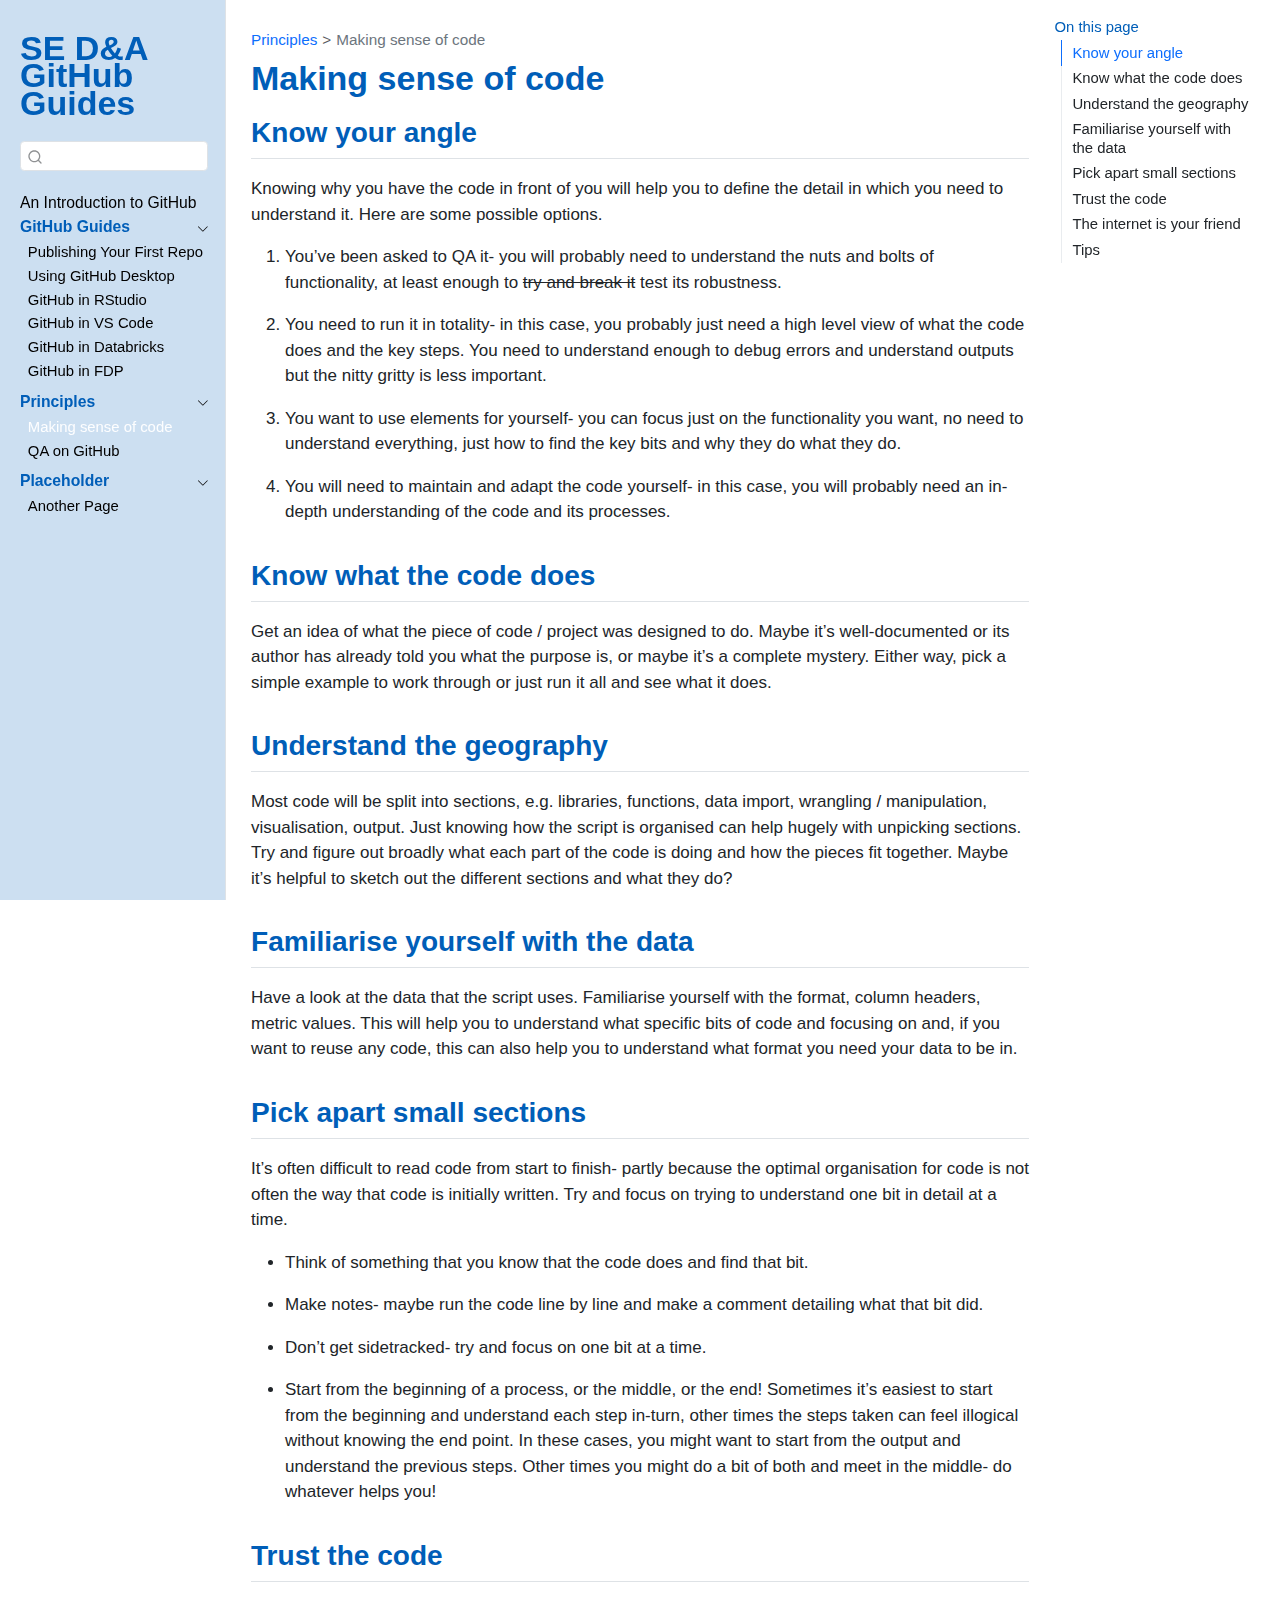
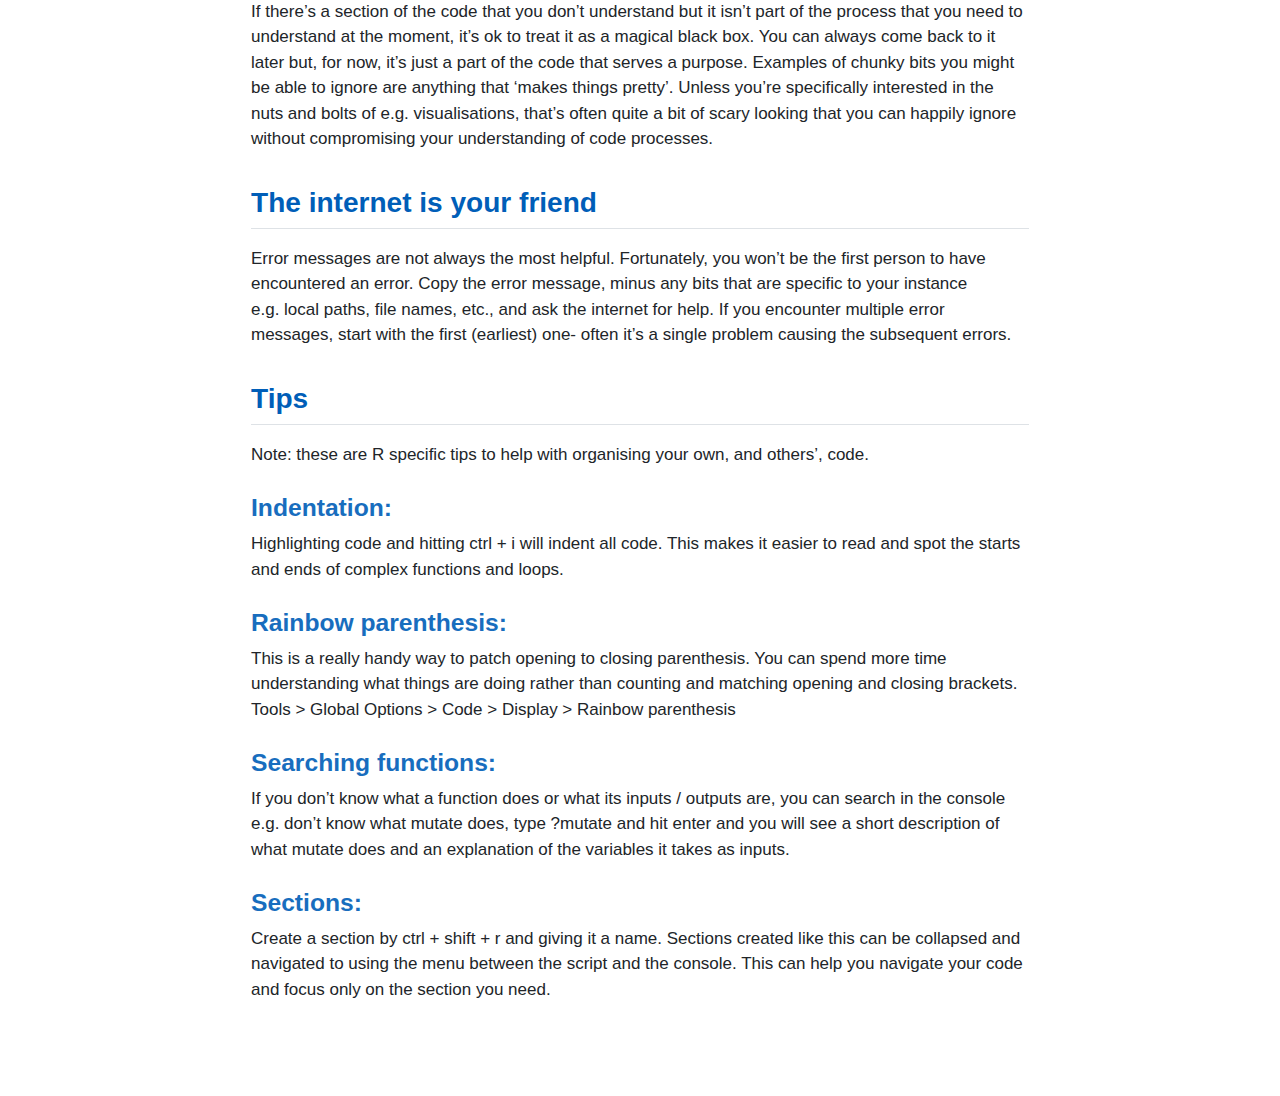
<file: docs/pages/understanding-code.html>
<!DOCTYPE html>
<html xmlns="http://www.w3.org/1999/xhtml" lang="en" xml:lang="en"><head>

<meta charset="utf-8">
<meta name="generator" content="quarto-1.4.555">

<meta name="viewport" content="width=device-width, initial-scale=1.0, user-scalable=yes">


<title>SE D&amp;A GitHub Guides - Making sense of code</title>
<style>
code{white-space: pre-wrap;}
span.smallcaps{font-variant: small-caps;}
div.columns{display: flex; gap: min(4vw, 1.5em);}
div.column{flex: auto; overflow-x: auto;}
div.hanging-indent{margin-left: 1.5em; text-indent: -1.5em;}
ul.task-list{list-style: none;}
ul.task-list li input[type="checkbox"] {
  width: 0.8em;
  margin: 0 0.8em 0.2em -1em; /* quarto-specific, see https://github.com/quarto-dev/quarto-cli/issues/4556 */ 
  vertical-align: middle;
}
</style>


<script src="../site_libs/quarto-nav/quarto-nav.js"></script>
<script src="../site_libs/quarto-nav/headroom.min.js"></script>
<script src="../site_libs/clipboard/clipboard.min.js"></script>
<script src="../site_libs/quarto-search/autocomplete.umd.js"></script>
<script src="../site_libs/quarto-search/fuse.min.js"></script>
<script src="../site_libs/quarto-search/quarto-search.js"></script>
<meta name="quarto:offset" content="../">
<script src="../site_libs/quarto-html/quarto.js"></script>
<script src="../site_libs/quarto-html/popper.min.js"></script>
<script src="../site_libs/quarto-html/tippy.umd.min.js"></script>
<script src="../site_libs/quarto-html/anchor.min.js"></script>
<link href="../site_libs/quarto-html/tippy.css" rel="stylesheet">
<link href="../site_libs/quarto-html/quarto-syntax-highlighting.css" rel="stylesheet" id="quarto-text-highlighting-styles">
<script src="../site_libs/bootstrap/bootstrap.min.js"></script>
<link href="../site_libs/bootstrap/bootstrap-icons.css" rel="stylesheet">
<link href="../site_libs/bootstrap/bootstrap.min.css" rel="stylesheet" id="quarto-bootstrap" data-mode="light">
<script id="quarto-search-options" type="application/json">{
  "location": "sidebar",
  "copy-button": false,
  "collapse-after": 3,
  "panel-placement": "start",
  "type": "textbox",
  "limit": 50,
  "keyboard-shortcut": [
    "f",
    "/",
    "s"
  ],
  "show-item-context": false,
  "language": {
    "search-no-results-text": "No results",
    "search-matching-documents-text": "matching documents",
    "search-copy-link-title": "Copy link to search",
    "search-hide-matches-text": "Hide additional matches",
    "search-more-match-text": "more match in this document",
    "search-more-matches-text": "more matches in this document",
    "search-clear-button-title": "Clear",
    "search-text-placeholder": "",
    "search-detached-cancel-button-title": "Cancel",
    "search-submit-button-title": "Submit",
    "search-label": "Search"
  }
}</script>


<link rel="stylesheet" href="../styles.css">
</head>

<body class="nav-sidebar docked">

<div id="quarto-search-results"></div>
  <header id="quarto-header" class="headroom fixed-top">
  <nav class="quarto-secondary-nav">
    <div class="container-fluid d-flex">
      <button type="button" class="quarto-btn-toggle btn" data-bs-toggle="collapse" data-bs-target=".quarto-sidebar-collapse-item" aria-controls="quarto-sidebar" aria-expanded="false" aria-label="Toggle sidebar navigation" onclick="if (window.quartoToggleHeadroom) { window.quartoToggleHeadroom(); }">
        <i class="bi bi-layout-text-sidebar-reverse"></i>
      </button>
        <nav class="quarto-page-breadcrumbs" aria-label="breadcrumb"><ol class="breadcrumb"><li class="breadcrumb-item"><a href="../pages/understanding-code.html">Principles</a></li><li class="breadcrumb-item"><a href="../pages/understanding-code.html">Making sense of code</a></li></ol></nav>
        <a class="flex-grow-1" role="button" data-bs-toggle="collapse" data-bs-target=".quarto-sidebar-collapse-item" aria-controls="quarto-sidebar" aria-expanded="false" aria-label="Toggle sidebar navigation" onclick="if (window.quartoToggleHeadroom) { window.quartoToggleHeadroom(); }">      
        </a>
      <button type="button" class="btn quarto-search-button" aria-label="" onclick="window.quartoOpenSearch();">
        <i class="bi bi-search"></i>
      </button>
    </div>
  </nav>
</header>
<!-- content -->
<div id="quarto-content" class="quarto-container page-columns page-rows-contents page-layout-article">
<!-- sidebar -->
  <nav id="quarto-sidebar" class="sidebar collapse collapse-horizontal quarto-sidebar-collapse-item sidebar-navigation docked overflow-auto">
    <div class="pt-lg-2 mt-2 text-left sidebar-header">
    <div class="sidebar-title mb-0 py-0">
      <a href="../">SE D&amp;A GitHub Guides</a> 
    </div>
      </div>
        <div class="mt-2 flex-shrink-0 align-items-center">
        <div class="sidebar-search">
        <div id="quarto-search" class="" title="Search"></div>
        </div>
        </div>
    <div class="sidebar-menu-container"> 
    <ul class="list-unstyled mt-1">
        <li class="sidebar-item">
  <div class="sidebar-item-container"> 
  <a href="../pages/intro-to-github.html" class="sidebar-item-text sidebar-link">
 <span class="menu-text">An Introduction to GitHub</span></a>
  </div>
</li>
        <li class="sidebar-item sidebar-item-section">
      <div class="sidebar-item-container"> 
            <a class="sidebar-item-text sidebar-link text-start" data-bs-toggle="collapse" data-bs-target="#quarto-sidebar-section-1" aria-expanded="true">
 <span class="menu-text">GitHub Guides</span></a>
          <a class="sidebar-item-toggle text-start" data-bs-toggle="collapse" data-bs-target="#quarto-sidebar-section-1" aria-expanded="true" aria-label="Toggle section">
            <i class="bi bi-chevron-right ms-2"></i>
          </a> 
      </div>
      <ul id="quarto-sidebar-section-1" class="collapse list-unstyled sidebar-section depth1 show">  
          <li class="sidebar-item">
  <div class="sidebar-item-container"> 
  <a href="../pages/first-repo.html" class="sidebar-item-text sidebar-link">
 <span class="menu-text">Publishing Your First Repo</span></a>
  </div>
</li>
          <li class="sidebar-item">
  <div class="sidebar-item-container"> 
  <a href="../pages/github-desktop.html" class="sidebar-item-text sidebar-link">
 <span class="menu-text">Using GitHub Desktop</span></a>
  </div>
</li>
          <li class="sidebar-item">
  <div class="sidebar-item-container"> 
  <a href="../pages/r-studio.html" class="sidebar-item-text sidebar-link">
 <span class="menu-text">GitHub in RStudio</span></a>
  </div>
</li>
          <li class="sidebar-item">
  <div class="sidebar-item-container"> 
  <a href="../pages/vs-code.html" class="sidebar-item-text sidebar-link">
 <span class="menu-text">GitHub in VS Code</span></a>
  </div>
</li>
          <li class="sidebar-item">
  <div class="sidebar-item-container"> 
  <a href="../pages/databricks-github.html" class="sidebar-item-text sidebar-link">
 <span class="menu-text">GitHub in Databricks</span></a>
  </div>
</li>
          <li class="sidebar-item">
  <div class="sidebar-item-container"> 
  <a href="../pages/fdp.html" class="sidebar-item-text sidebar-link">
 <span class="menu-text">GitHub in FDP</span></a>
  </div>
</li>
      </ul>
  </li>
        <li class="sidebar-item sidebar-item-section">
      <div class="sidebar-item-container"> 
            <a class="sidebar-item-text sidebar-link text-start" data-bs-toggle="collapse" data-bs-target="#quarto-sidebar-section-2" aria-expanded="true">
 <span class="menu-text">Principles</span></a>
          <a class="sidebar-item-toggle text-start" data-bs-toggle="collapse" data-bs-target="#quarto-sidebar-section-2" aria-expanded="true" aria-label="Toggle section">
            <i class="bi bi-chevron-right ms-2"></i>
          </a> 
      </div>
      <ul id="quarto-sidebar-section-2" class="collapse list-unstyled sidebar-section depth1 show">  
          <li class="sidebar-item">
  <div class="sidebar-item-container"> 
  <a href="../pages/understanding-code.html" class="sidebar-item-text sidebar-link active">
 <span class="menu-text">Making sense of code</span></a>
  </div>
</li>
          <li class="sidebar-item">
  <div class="sidebar-item-container"> 
  <a href="../pages/qasar.html" class="sidebar-item-text sidebar-link">
 <span class="menu-text">QA on GitHub</span></a>
  </div>
</li>
      </ul>
  </li>
        <li class="sidebar-item sidebar-item-section">
      <div class="sidebar-item-container"> 
            <a class="sidebar-item-text sidebar-link text-start" data-bs-toggle="collapse" data-bs-target="#quarto-sidebar-section-3" aria-expanded="true">
 <span class="menu-text">Placeholder</span></a>
          <a class="sidebar-item-toggle text-start" data-bs-toggle="collapse" data-bs-target="#quarto-sidebar-section-3" aria-expanded="true" aria-label="Toggle section">
            <i class="bi bi-chevron-right ms-2"></i>
          </a> 
      </div>
      <ul id="quarto-sidebar-section-3" class="collapse list-unstyled sidebar-section depth1 show">  
          <li class="sidebar-item">
  <div class="sidebar-item-container"> 
  <a href="../pages/another-page.html" class="sidebar-item-text sidebar-link">
 <span class="menu-text">Another Page</span></a>
  </div>
</li>
      </ul>
  </li>
    </ul>
    </div>
</nav>
<div id="quarto-sidebar-glass" class="quarto-sidebar-collapse-item" data-bs-toggle="collapse" data-bs-target=".quarto-sidebar-collapse-item"></div>
<!-- margin-sidebar -->
    <div id="quarto-margin-sidebar" class="sidebar margin-sidebar">
        <nav id="TOC" role="doc-toc" class="toc-active">
    <h2 id="toc-title">On this page</h2>
   
  <ul>
  <li><a href="#know-your-angle" id="toc-know-your-angle" class="nav-link active" data-scroll-target="#know-your-angle">Know your angle</a></li>
  <li><a href="#know-what-the-code-does" id="toc-know-what-the-code-does" class="nav-link" data-scroll-target="#know-what-the-code-does">Know what the code does</a></li>
  <li><a href="#understand-the-geography" id="toc-understand-the-geography" class="nav-link" data-scroll-target="#understand-the-geography">Understand the geography</a></li>
  <li><a href="#familiarise-yourself-with-the-data" id="toc-familiarise-yourself-with-the-data" class="nav-link" data-scroll-target="#familiarise-yourself-with-the-data">Familiarise yourself with the data</a></li>
  <li><a href="#pick-apart-small-sections" id="toc-pick-apart-small-sections" class="nav-link" data-scroll-target="#pick-apart-small-sections">Pick apart small sections</a></li>
  <li><a href="#trust-the-code" id="toc-trust-the-code" class="nav-link" data-scroll-target="#trust-the-code">Trust the code</a></li>
  <li><a href="#the-internet-is-your-friend" id="toc-the-internet-is-your-friend" class="nav-link" data-scroll-target="#the-internet-is-your-friend">The internet is your friend</a></li>
  <li><a href="#tips" id="toc-tips" class="nav-link" data-scroll-target="#tips">Tips</a>
  <ul class="collapse">
  <li><a href="#indentation" id="toc-indentation" class="nav-link" data-scroll-target="#indentation">Indentation:</a></li>
  <li><a href="#rainbow-parenthesis" id="toc-rainbow-parenthesis" class="nav-link" data-scroll-target="#rainbow-parenthesis">Rainbow parenthesis:</a></li>
  <li><a href="#searching-functions" id="toc-searching-functions" class="nav-link" data-scroll-target="#searching-functions">Searching functions:</a></li>
  <li><a href="#sections" id="toc-sections" class="nav-link" data-scroll-target="#sections">Sections:</a></li>
  </ul></li>
  </ul>
</nav>
    </div>
<!-- main -->
<main class="content" id="quarto-document-content">

<header id="title-block-header" class="quarto-title-block default"><nav class="quarto-page-breadcrumbs quarto-title-breadcrumbs d-none d-lg-block" aria-label="breadcrumb"><ol class="breadcrumb"><li class="breadcrumb-item"><a href="../pages/understanding-code.html">Principles</a></li><li class="breadcrumb-item"><a href="../pages/understanding-code.html">Making sense of code</a></li></ol></nav>
<div class="quarto-title">
<h1 class="title">Making sense of code</h1>
</div>



<div class="quarto-title-meta">

    
  
    
  </div>
  


</header>


<section id="know-your-angle" class="level2">
<h2 class="anchored" data-anchor-id="know-your-angle">Know your angle</h2>
<p>Knowing why you have the code in front of you will help you to define the detail in which you need to understand it. Here are some possible options.</p>
<ol type="1">
<li><p>You’ve been asked to QA it- you will probably need to understand the nuts and bolts of functionality, at least enough to <del>try and break it</del> test its robustness.</p></li>
<li><p>You need to run it in totality- in this case, you probably just need a high level view of what the code does and the key steps. You need to understand enough to debug errors and understand outputs but the nitty gritty is less important.</p></li>
<li><p>You want to use elements for yourself- you can focus just on the functionality you want, no need to understand everything, just how to find the key bits and why they do what they do.</p></li>
<li><p>You will need to maintain and adapt the code yourself- in this case, you will probably need an in-depth understanding of the code and its processes.</p></li>
</ol>
</section>
<section id="know-what-the-code-does" class="level2">
<h2 class="anchored" data-anchor-id="know-what-the-code-does">Know what the code does</h2>
<p>Get an idea of what the piece of code / project was designed to do. Maybe it’s well-documented or its author has already told you what the purpose is, or maybe it’s a complete mystery. Either way, pick a simple example to work through or just run it all and see what it does.</p>
</section>
<section id="understand-the-geography" class="level2">
<h2 class="anchored" data-anchor-id="understand-the-geography">Understand the geography</h2>
<p>Most code will be split into sections, e.g.&nbsp;libraries, functions, data import, wrangling / manipulation, visualisation, output. Just knowing how the script is organised can help hugely with unpicking sections. Try and figure out broadly what each part of the code is doing and how the pieces fit together. Maybe it’s helpful to sketch out the different sections and what they do?</p>
</section>
<section id="familiarise-yourself-with-the-data" class="level2">
<h2 class="anchored" data-anchor-id="familiarise-yourself-with-the-data">Familiarise yourself with the data</h2>
<p>Have a look at the data that the script uses. Familiarise yourself with the format, column headers, metric values. This will help you to understand what specific bits of code and focusing on and, if you want to reuse any code, this can also help you to understand what format you need your data to be in.</p>
</section>
<section id="pick-apart-small-sections" class="level2">
<h2 class="anchored" data-anchor-id="pick-apart-small-sections">Pick apart small sections</h2>
<p>It’s often difficult to read code from start to finish- partly because the optimal organisation for code is not often the way that code is initially written. Try and focus on trying to understand one bit in detail at a time.</p>
<ul>
<li><p>Think of something that you know that the code does and find that bit.</p></li>
<li><p>Make notes- maybe run the code line by line and make a comment detailing what that bit did.</p></li>
<li><p>Don’t get sidetracked- try and focus on one bit at a time.</p></li>
<li><p>Start from the beginning of a process, or the middle, or the end! Sometimes it’s easiest to start from the beginning and understand each step in-turn, other times the steps taken can feel illogical without knowing the end point. In these cases, you might want to start from the output and understand the previous steps. Other times you might do a bit of both and meet in the middle- do whatever helps you!</p></li>
</ul>
</section>
<section id="trust-the-code" class="level2">
<h2 class="anchored" data-anchor-id="trust-the-code">Trust the code</h2>
<p>If there’s a section of the code that you don’t understand but it isn’t part of the process that you need to understand at the moment, it’s ok to treat it as a magical black box. You can always come back to it later but, for now, it’s just a part of the code that serves a purpose. Examples of chunky bits you might be able to ignore are anything that ‘makes things pretty’. Unless you’re specifically interested in the nuts and bolts of e.g.&nbsp;visualisations, that’s often quite a bit of scary looking that you can happily ignore without compromising your understanding of code processes.</p>
</section>
<section id="the-internet-is-your-friend" class="level2">
<h2 class="anchored" data-anchor-id="the-internet-is-your-friend">The internet is your friend</h2>
<p>Error messages are not always the most helpful. Fortunately, you won’t be the first person to have encountered an error. Copy the error message, minus any bits that are specific to your instance e.g.&nbsp;local paths, file names, etc., and ask the internet for help. If you encounter multiple error messages, start with the first (earliest) one- often it’s a single problem causing the subsequent errors.</p>
</section>
<section id="tips" class="level2">
<h2 class="anchored" data-anchor-id="tips">Tips</h2>
<p>Note: these are R specific tips to help with organising your own, and others’, code.</p>
<section id="indentation" class="level3">
<h3 class="anchored" data-anchor-id="indentation">Indentation:</h3>
<p>Highlighting code and hitting ctrl + i will indent all code. This makes it easier to read and spot the starts and ends of complex functions and loops.</p>
</section>
<section id="rainbow-parenthesis" class="level3">
<h3 class="anchored" data-anchor-id="rainbow-parenthesis">Rainbow parenthesis:</h3>
<p>This is a really handy way to patch opening to closing parenthesis. You can spend more time understanding what things are doing rather than counting and matching opening and closing brackets.<br>
Tools &gt; Global Options &gt; Code &gt; Display &gt; Rainbow parenthesis</p>
</section>
<section id="searching-functions" class="level3">
<h3 class="anchored" data-anchor-id="searching-functions">Searching functions:</h3>
<p>If you don’t know what a function does or what its inputs / outputs are, you can search in the console e.g.&nbsp;don’t know what mutate does, type ?mutate and hit enter and you will see a short description of what mutate does and an explanation of the variables it takes as inputs.</p>
</section>
<section id="sections" class="level3">
<h3 class="anchored" data-anchor-id="sections">Sections:</h3>
<p>Create a section by ctrl + shift + r and giving it a name. Sections created like this can be collapsed and navigated to using the menu between the script and the console. This can help you navigate your code and focus only on the section you need.</p>


</section>
</section>

</main> <!-- /main -->
<script id="quarto-html-after-body" type="application/javascript">
window.document.addEventListener("DOMContentLoaded", function (event) {
  const toggleBodyColorMode = (bsSheetEl) => {
    const mode = bsSheetEl.getAttribute("data-mode");
    const bodyEl = window.document.querySelector("body");
    if (mode === "dark") {
      bodyEl.classList.add("quarto-dark");
      bodyEl.classList.remove("quarto-light");
    } else {
      bodyEl.classList.add("quarto-light");
      bodyEl.classList.remove("quarto-dark");
    }
  }
  const toggleBodyColorPrimary = () => {
    const bsSheetEl = window.document.querySelector("link#quarto-bootstrap");
    if (bsSheetEl) {
      toggleBodyColorMode(bsSheetEl);
    }
  }
  toggleBodyColorPrimary();  
  const icon = "";
  const anchorJS = new window.AnchorJS();
  anchorJS.options = {
    placement: 'right',
    icon: icon
  };
  anchorJS.add('.anchored');
  const isCodeAnnotation = (el) => {
    for (const clz of el.classList) {
      if (clz.startsWith('code-annotation-')) {                     
        return true;
      }
    }
    return false;
  }
  const clipboard = new window.ClipboardJS('.code-copy-button', {
    text: function(trigger) {
      const codeEl = trigger.previousElementSibling.cloneNode(true);
      for (const childEl of codeEl.children) {
        if (isCodeAnnotation(childEl)) {
          childEl.remove();
        }
      }
      return codeEl.innerText;
    }
  });
  clipboard.on('success', function(e) {
    // button target
    const button = e.trigger;
    // don't keep focus
    button.blur();
    // flash "checked"
    button.classList.add('code-copy-button-checked');
    var currentTitle = button.getAttribute("title");
    button.setAttribute("title", "Copied!");
    let tooltip;
    if (window.bootstrap) {
      button.setAttribute("data-bs-toggle", "tooltip");
      button.setAttribute("data-bs-placement", "left");
      button.setAttribute("data-bs-title", "Copied!");
      tooltip = new bootstrap.Tooltip(button, 
        { trigger: "manual", 
          customClass: "code-copy-button-tooltip",
          offset: [0, -8]});
      tooltip.show();    
    }
    setTimeout(function() {
      if (tooltip) {
        tooltip.hide();
        button.removeAttribute("data-bs-title");
        button.removeAttribute("data-bs-toggle");
        button.removeAttribute("data-bs-placement");
      }
      button.setAttribute("title", currentTitle);
      button.classList.remove('code-copy-button-checked');
    }, 1000);
    // clear code selection
    e.clearSelection();
  });
    var localhostRegex = new RegExp(/^(?:http|https):\/\/localhost\:?[0-9]*\//);
    var mailtoRegex = new RegExp(/^mailto:/);
      var filterRegex = new RegExp("https:\/\/nhsengland\.github\.io\/se-da-github-guide\/");
    var isInternal = (href) => {
        return filterRegex.test(href) || localhostRegex.test(href) || mailtoRegex.test(href);
    }
    // Inspect non-navigation links and adorn them if external
 	var links = window.document.querySelectorAll('a[href]:not(.nav-link):not(.navbar-brand):not(.toc-action):not(.sidebar-link):not(.sidebar-item-toggle):not(.pagination-link):not(.no-external):not([aria-hidden]):not(.dropdown-item):not(.quarto-navigation-tool)');
    for (var i=0; i<links.length; i++) {
      const link = links[i];
      if (!isInternal(link.href)) {
        // undo the damage that might have been done by quarto-nav.js in the case of
        // links that we want to consider external
        if (link.dataset.originalHref !== undefined) {
          link.href = link.dataset.originalHref;
        }
      }
    }
  function tippyHover(el, contentFn, onTriggerFn, onUntriggerFn) {
    const config = {
      allowHTML: true,
      maxWidth: 500,
      delay: 100,
      arrow: false,
      appendTo: function(el) {
          return el.parentElement;
      },
      interactive: true,
      interactiveBorder: 10,
      theme: 'quarto',
      placement: 'bottom-start',
    };
    if (contentFn) {
      config.content = contentFn;
    }
    if (onTriggerFn) {
      config.onTrigger = onTriggerFn;
    }
    if (onUntriggerFn) {
      config.onUntrigger = onUntriggerFn;
    }
    window.tippy(el, config); 
  }
  const noterefs = window.document.querySelectorAll('a[role="doc-noteref"]');
  for (var i=0; i<noterefs.length; i++) {
    const ref = noterefs[i];
    tippyHover(ref, function() {
      // use id or data attribute instead here
      let href = ref.getAttribute('data-footnote-href') || ref.getAttribute('href');
      try { href = new URL(href).hash; } catch {}
      const id = href.replace(/^#\/?/, "");
      const note = window.document.getElementById(id);
      if (note) {
        return note.innerHTML;
      } else {
        return "";
      }
    });
  }
  const xrefs = window.document.querySelectorAll('a.quarto-xref');
  const processXRef = (id, note) => {
    // Strip column container classes
    const stripColumnClz = (el) => {
      el.classList.remove("page-full", "page-columns");
      if (el.children) {
        for (const child of el.children) {
          stripColumnClz(child);
        }
      }
    }
    stripColumnClz(note)
    if (id === null || id.startsWith('sec-')) {
      // Special case sections, only their first couple elements
      const container = document.createElement("div");
      if (note.children && note.children.length > 2) {
        container.appendChild(note.children[0].cloneNode(true));
        for (let i = 1; i < note.children.length; i++) {
          const child = note.children[i];
          if (child.tagName === "P" && child.innerText === "") {
            continue;
          } else {
            container.appendChild(child.cloneNode(true));
            break;
          }
        }
        if (window.Quarto?.typesetMath) {
          window.Quarto.typesetMath(container);
        }
        return container.innerHTML
      } else {
        if (window.Quarto?.typesetMath) {
          window.Quarto.typesetMath(note);
        }
        return note.innerHTML;
      }
    } else {
      // Remove any anchor links if they are present
      const anchorLink = note.querySelector('a.anchorjs-link');
      if (anchorLink) {
        anchorLink.remove();
      }
      if (window.Quarto?.typesetMath) {
        window.Quarto.typesetMath(note);
      }
      // TODO in 1.5, we should make sure this works without a callout special case
      if (note.classList.contains("callout")) {
        return note.outerHTML;
      } else {
        return note.innerHTML;
      }
    }
  }
  for (var i=0; i<xrefs.length; i++) {
    const xref = xrefs[i];
    tippyHover(xref, undefined, function(instance) {
      instance.disable();
      let url = xref.getAttribute('href');
      let hash = undefined; 
      if (url.startsWith('#')) {
        hash = url;
      } else {
        try { hash = new URL(url).hash; } catch {}
      }
      if (hash) {
        const id = hash.replace(/^#\/?/, "");
        const note = window.document.getElementById(id);
        if (note !== null) {
          try {
            const html = processXRef(id, note.cloneNode(true));
            instance.setContent(html);
          } finally {
            instance.enable();
            instance.show();
          }
        } else {
          // See if we can fetch this
          fetch(url.split('#')[0])
          .then(res => res.text())
          .then(html => {
            const parser = new DOMParser();
            const htmlDoc = parser.parseFromString(html, "text/html");
            const note = htmlDoc.getElementById(id);
            if (note !== null) {
              const html = processXRef(id, note);
              instance.setContent(html);
            } 
          }).finally(() => {
            instance.enable();
            instance.show();
          });
        }
      } else {
        // See if we can fetch a full url (with no hash to target)
        // This is a special case and we should probably do some content thinning / targeting
        fetch(url)
        .then(res => res.text())
        .then(html => {
          const parser = new DOMParser();
          const htmlDoc = parser.parseFromString(html, "text/html");
          const note = htmlDoc.querySelector('main.content');
          if (note !== null) {
            // This should only happen for chapter cross references
            // (since there is no id in the URL)
            // remove the first header
            if (note.children.length > 0 && note.children[0].tagName === "HEADER") {
              note.children[0].remove();
            }
            const html = processXRef(null, note);
            instance.setContent(html);
          } 
        }).finally(() => {
          instance.enable();
          instance.show();
        });
      }
    }, function(instance) {
    });
  }
      let selectedAnnoteEl;
      const selectorForAnnotation = ( cell, annotation) => {
        let cellAttr = 'data-code-cell="' + cell + '"';
        let lineAttr = 'data-code-annotation="' +  annotation + '"';
        const selector = 'span[' + cellAttr + '][' + lineAttr + ']';
        return selector;
      }
      const selectCodeLines = (annoteEl) => {
        const doc = window.document;
        const targetCell = annoteEl.getAttribute("data-target-cell");
        const targetAnnotation = annoteEl.getAttribute("data-target-annotation");
        const annoteSpan = window.document.querySelector(selectorForAnnotation(targetCell, targetAnnotation));
        const lines = annoteSpan.getAttribute("data-code-lines").split(",");
        const lineIds = lines.map((line) => {
          return targetCell + "-" + line;
        })
        let top = null;
        let height = null;
        let parent = null;
        if (lineIds.length > 0) {
            //compute the position of the single el (top and bottom and make a div)
            const el = window.document.getElementById(lineIds[0]);
            top = el.offsetTop;
            height = el.offsetHeight;
            parent = el.parentElement.parentElement;
          if (lineIds.length > 1) {
            const lastEl = window.document.getElementById(lineIds[lineIds.length - 1]);
            const bottom = lastEl.offsetTop + lastEl.offsetHeight;
            height = bottom - top;
          }
          if (top !== null && height !== null && parent !== null) {
            // cook up a div (if necessary) and position it 
            let div = window.document.getElementById("code-annotation-line-highlight");
            if (div === null) {
              div = window.document.createElement("div");
              div.setAttribute("id", "code-annotation-line-highlight");
              div.style.position = 'absolute';
              parent.appendChild(div);
            }
            div.style.top = top - 2 + "px";
            div.style.height = height + 4 + "px";
            div.style.left = 0;
            let gutterDiv = window.document.getElementById("code-annotation-line-highlight-gutter");
            if (gutterDiv === null) {
              gutterDiv = window.document.createElement("div");
              gutterDiv.setAttribute("id", "code-annotation-line-highlight-gutter");
              gutterDiv.style.position = 'absolute';
              const codeCell = window.document.getElementById(targetCell);
              const gutter = codeCell.querySelector('.code-annotation-gutter');
              gutter.appendChild(gutterDiv);
            }
            gutterDiv.style.top = top - 2 + "px";
            gutterDiv.style.height = height + 4 + "px";
          }
          selectedAnnoteEl = annoteEl;
        }
      };
      const unselectCodeLines = () => {
        const elementsIds = ["code-annotation-line-highlight", "code-annotation-line-highlight-gutter"];
        elementsIds.forEach((elId) => {
          const div = window.document.getElementById(elId);
          if (div) {
            div.remove();
          }
        });
        selectedAnnoteEl = undefined;
      };
        // Handle positioning of the toggle
    window.addEventListener(
      "resize",
      throttle(() => {
        elRect = undefined;
        if (selectedAnnoteEl) {
          selectCodeLines(selectedAnnoteEl);
        }
      }, 10)
    );
    function throttle(fn, ms) {
    let throttle = false;
    let timer;
      return (...args) => {
        if(!throttle) { // first call gets through
            fn.apply(this, args);
            throttle = true;
        } else { // all the others get throttled
            if(timer) clearTimeout(timer); // cancel #2
            timer = setTimeout(() => {
              fn.apply(this, args);
              timer = throttle = false;
            }, ms);
        }
      };
    }
      // Attach click handler to the DT
      const annoteDls = window.document.querySelectorAll('dt[data-target-cell]');
      for (const annoteDlNode of annoteDls) {
        annoteDlNode.addEventListener('click', (event) => {
          const clickedEl = event.target;
          if (clickedEl !== selectedAnnoteEl) {
            unselectCodeLines();
            const activeEl = window.document.querySelector('dt[data-target-cell].code-annotation-active');
            if (activeEl) {
              activeEl.classList.remove('code-annotation-active');
            }
            selectCodeLines(clickedEl);
            clickedEl.classList.add('code-annotation-active');
          } else {
            // Unselect the line
            unselectCodeLines();
            clickedEl.classList.remove('code-annotation-active');
          }
        });
      }
  const findCites = (el) => {
    const parentEl = el.parentElement;
    if (parentEl) {
      const cites = parentEl.dataset.cites;
      if (cites) {
        return {
          el,
          cites: cites.split(' ')
        };
      } else {
        return findCites(el.parentElement)
      }
    } else {
      return undefined;
    }
  };
  var bibliorefs = window.document.querySelectorAll('a[role="doc-biblioref"]');
  for (var i=0; i<bibliorefs.length; i++) {
    const ref = bibliorefs[i];
    const citeInfo = findCites(ref);
    if (citeInfo) {
      tippyHover(citeInfo.el, function() {
        var popup = window.document.createElement('div');
        citeInfo.cites.forEach(function(cite) {
          var citeDiv = window.document.createElement('div');
          citeDiv.classList.add('hanging-indent');
          citeDiv.classList.add('csl-entry');
          var biblioDiv = window.document.getElementById('ref-' + cite);
          if (biblioDiv) {
            citeDiv.innerHTML = biblioDiv.innerHTML;
          }
          popup.appendChild(citeDiv);
        });
        return popup.innerHTML;
      });
    }
  }
});
</script>
</div> <!-- /content -->




</body></html>
</file>
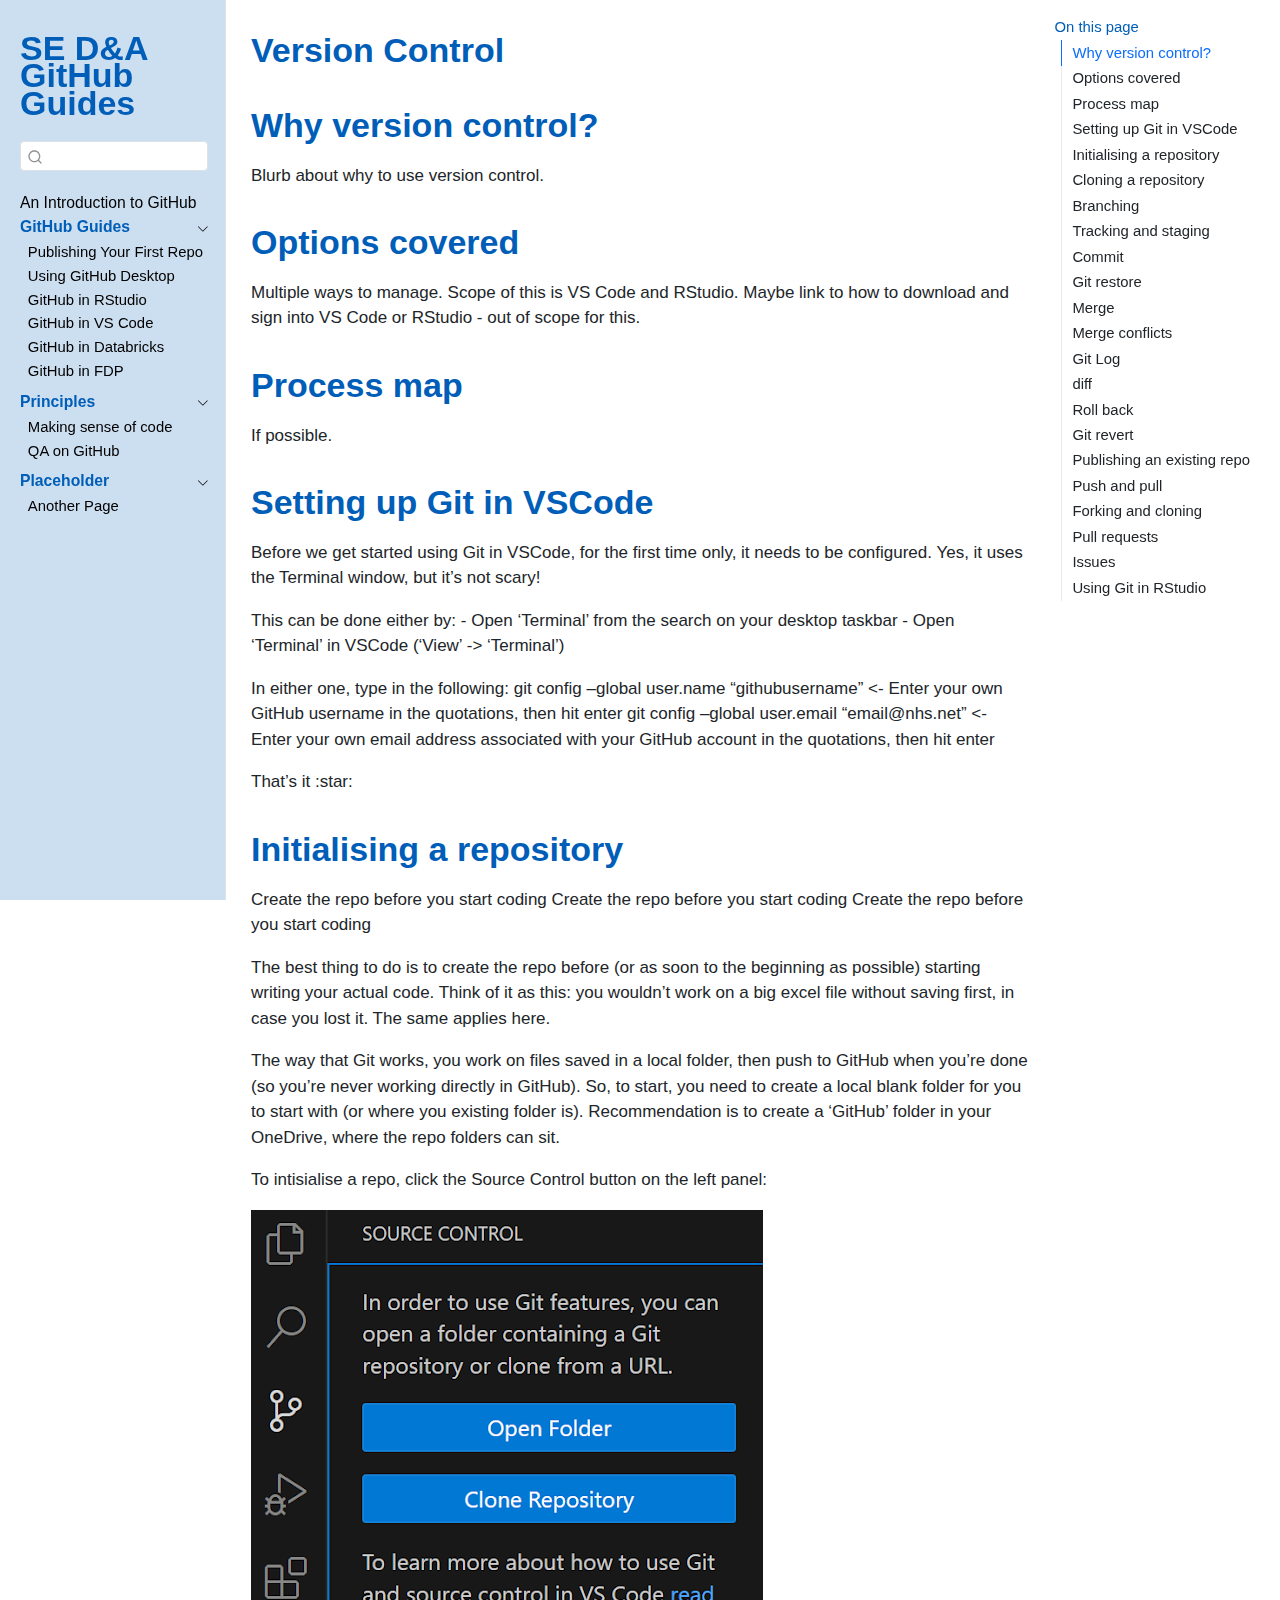
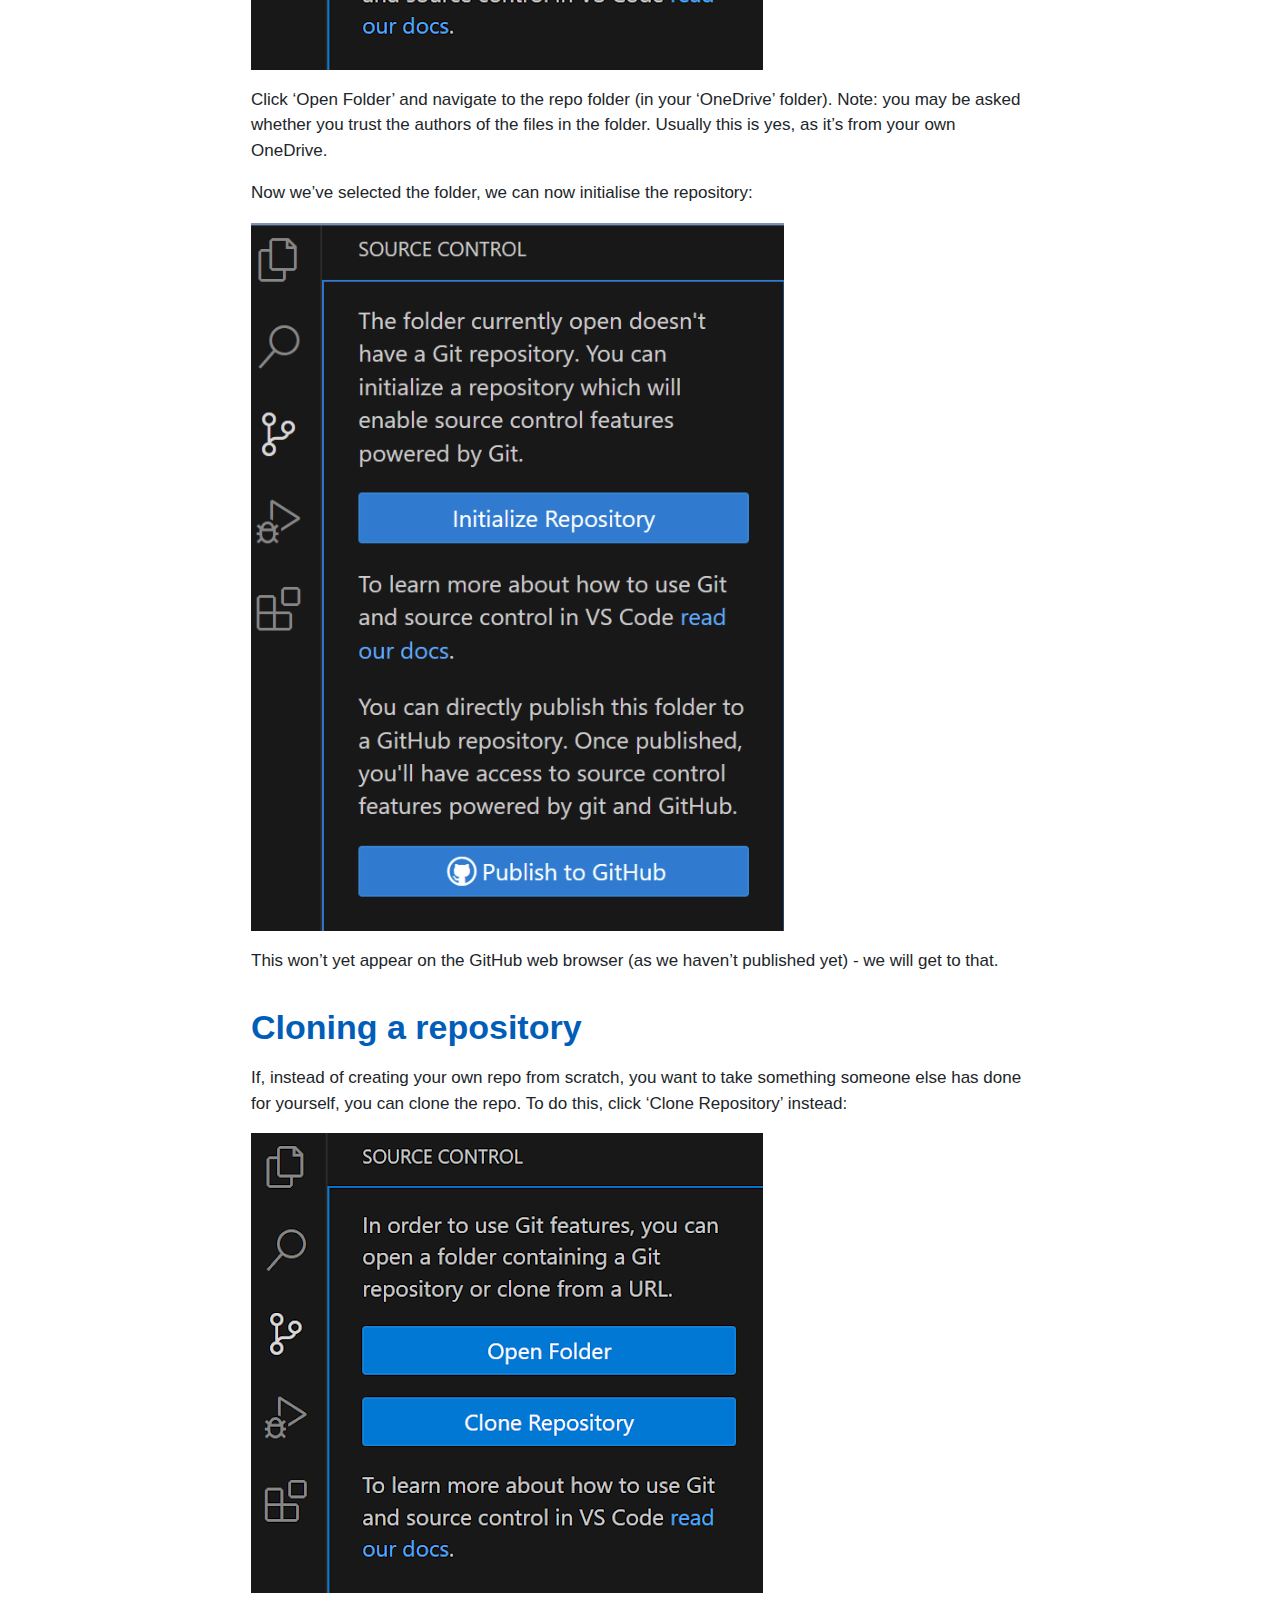
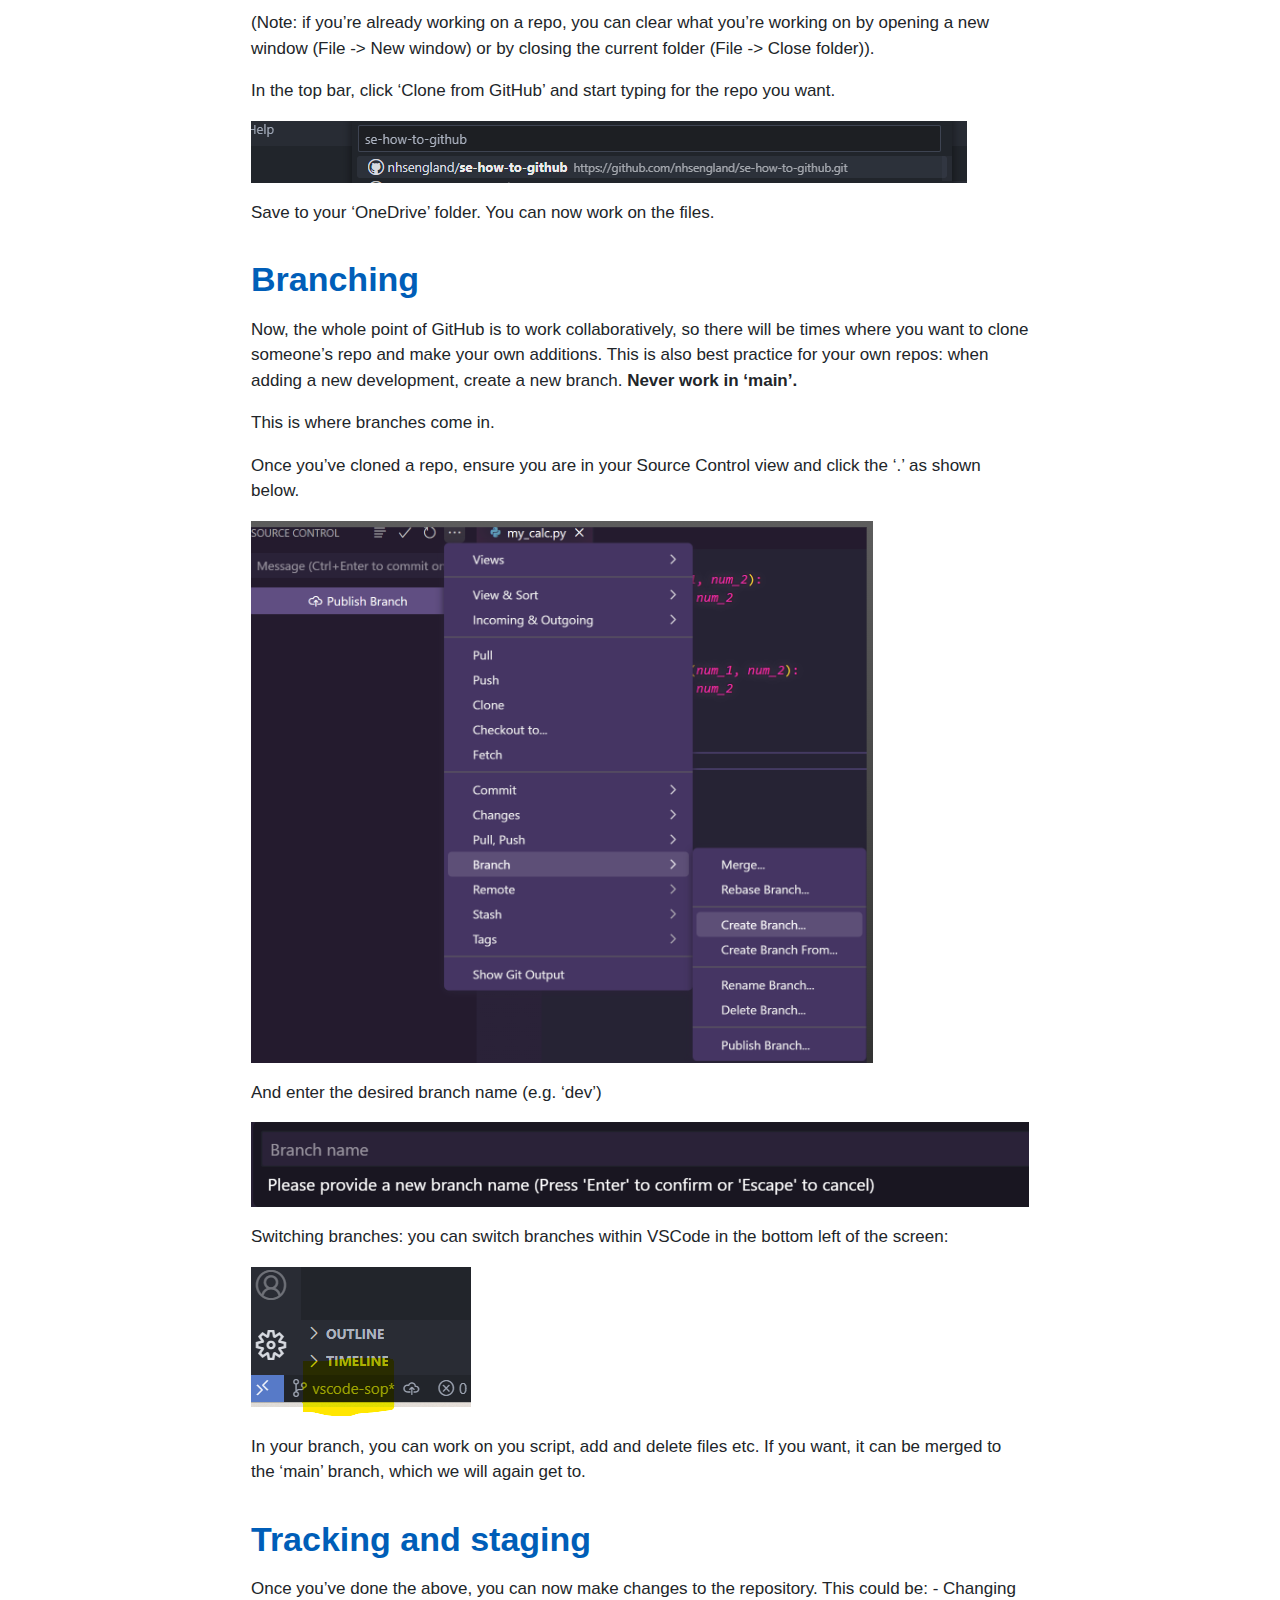
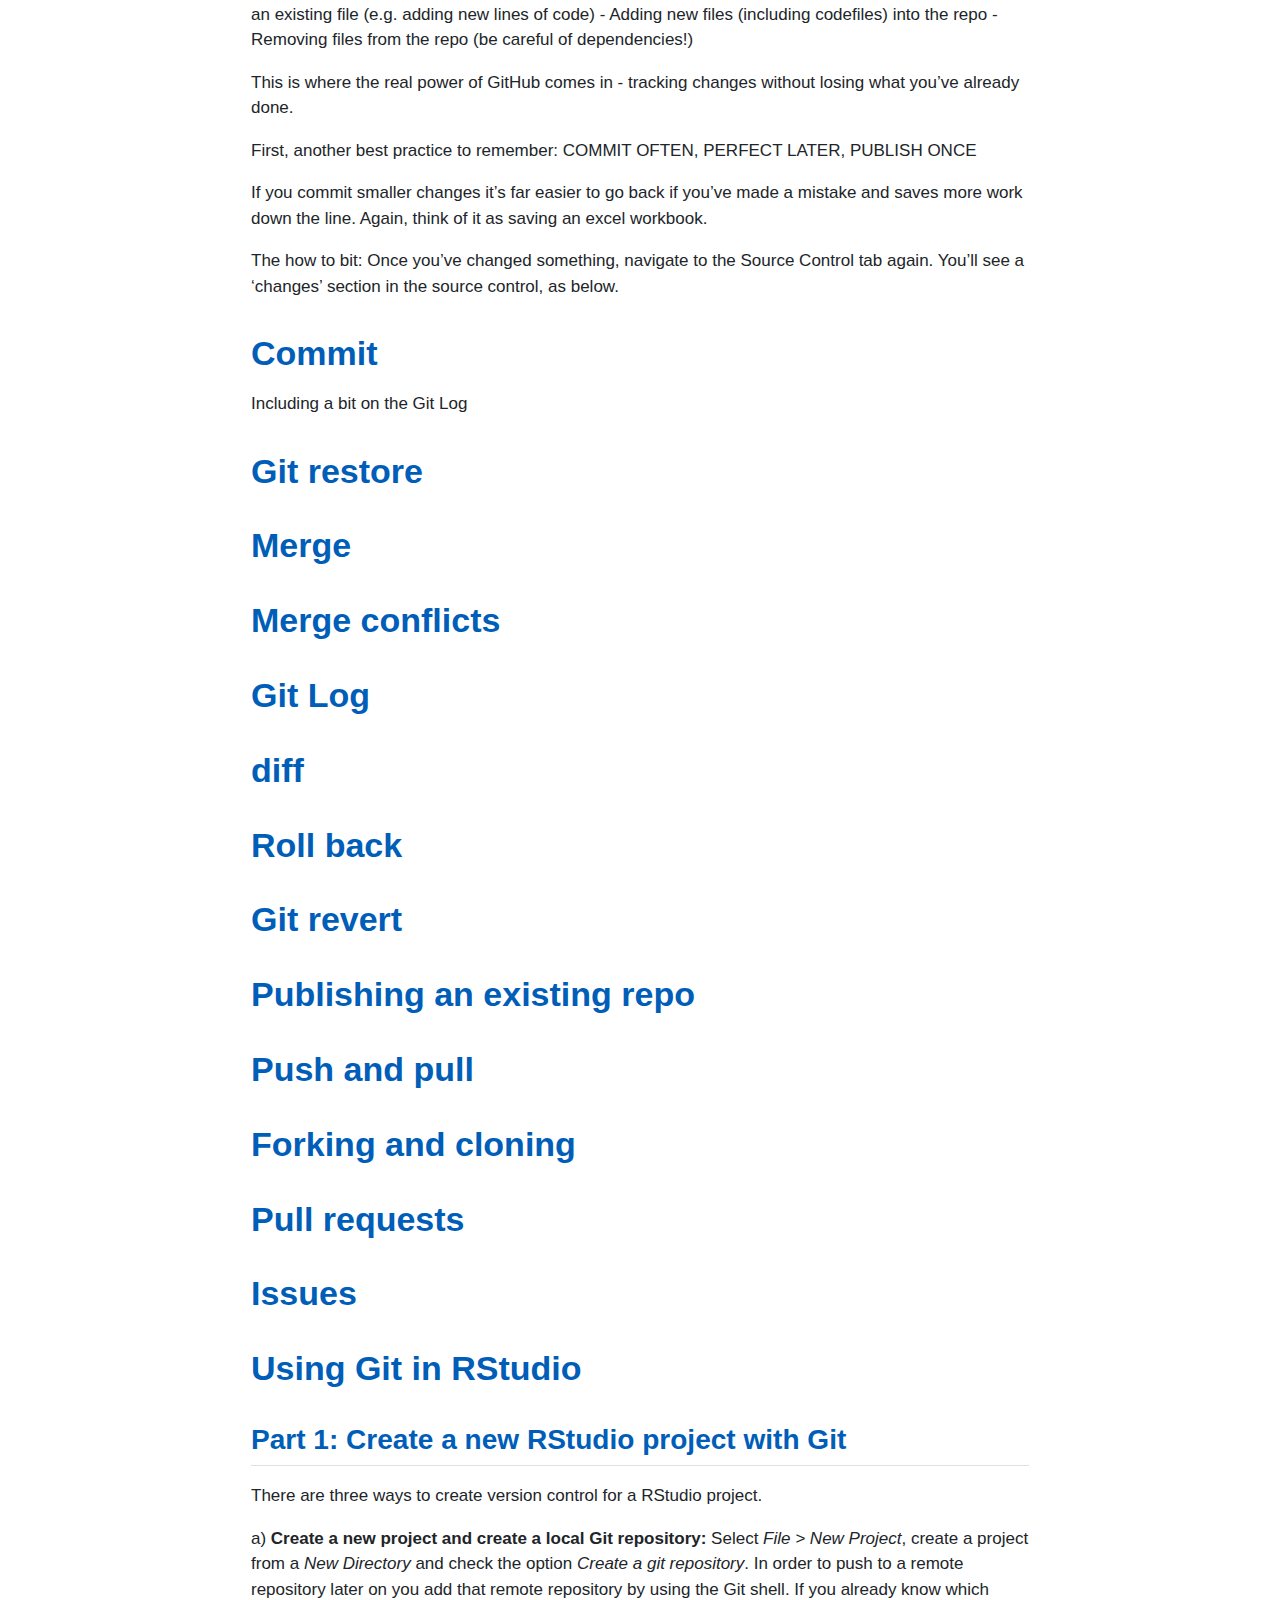
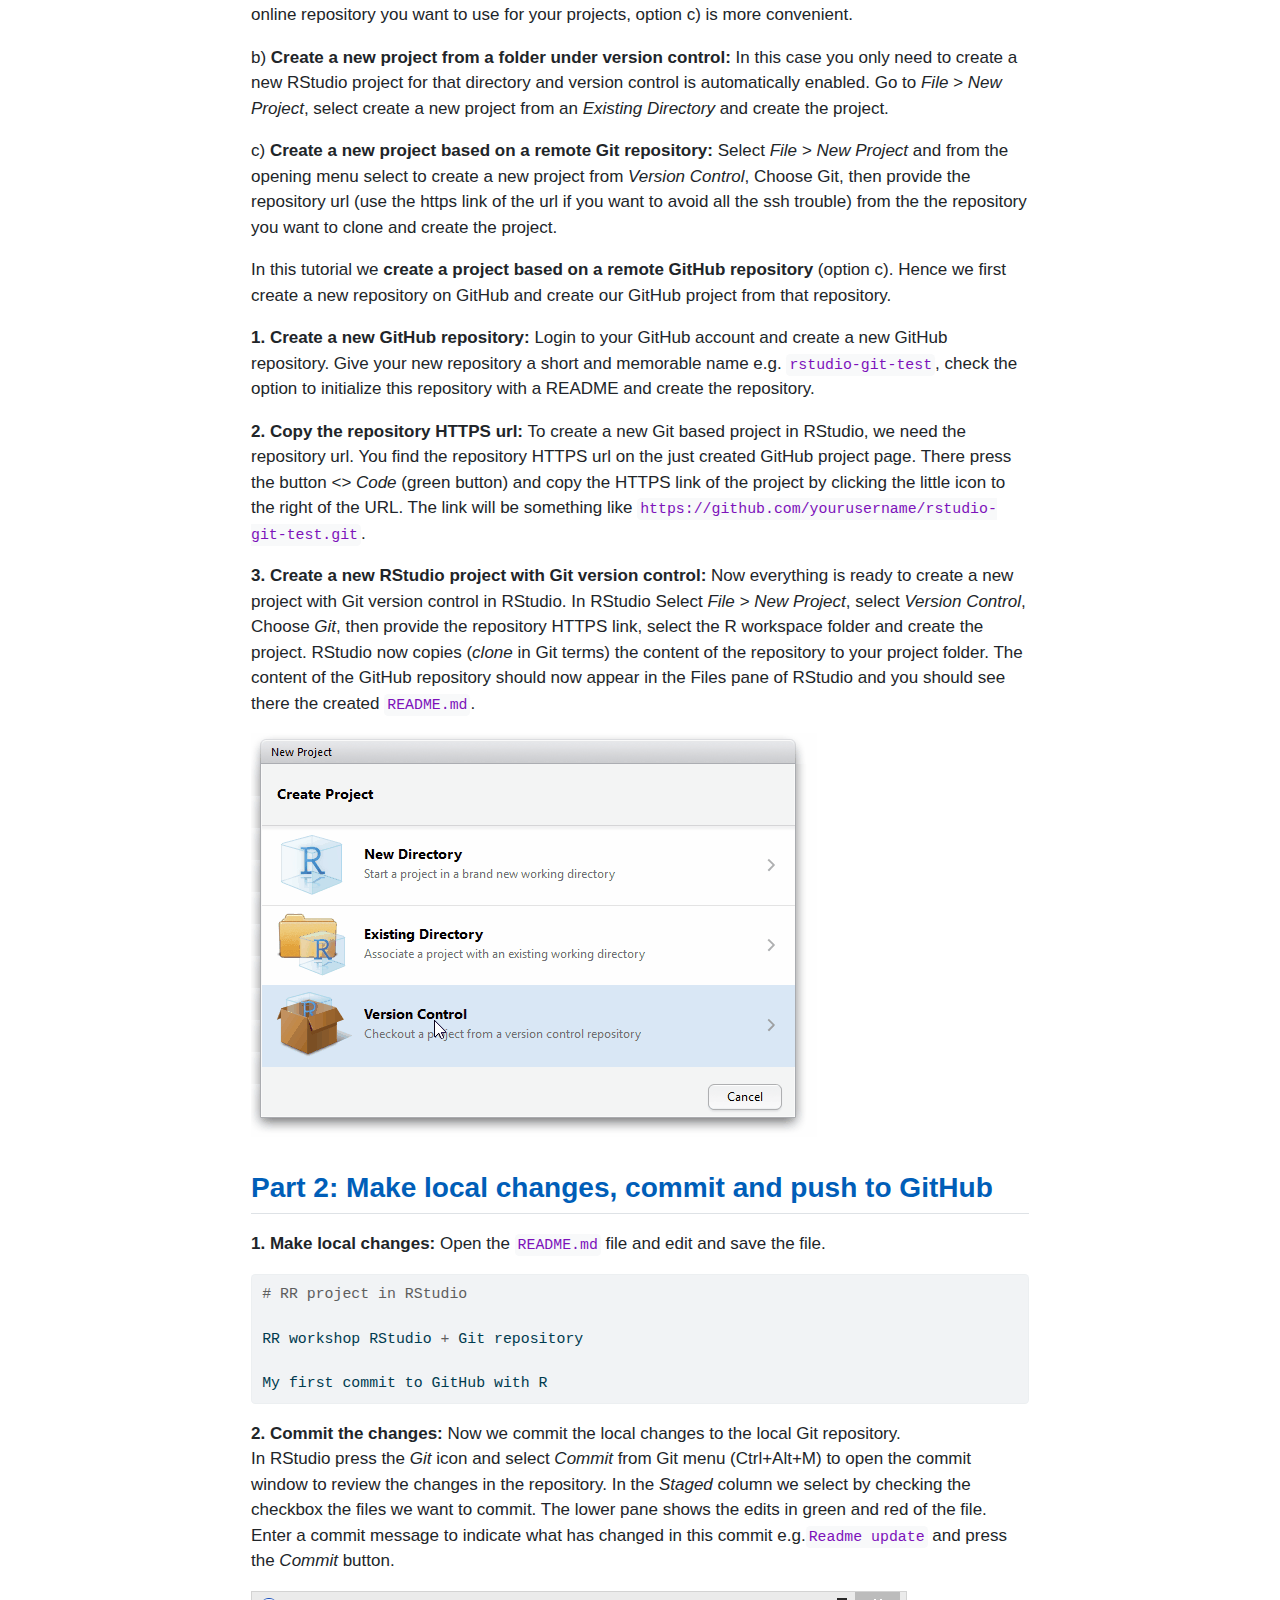
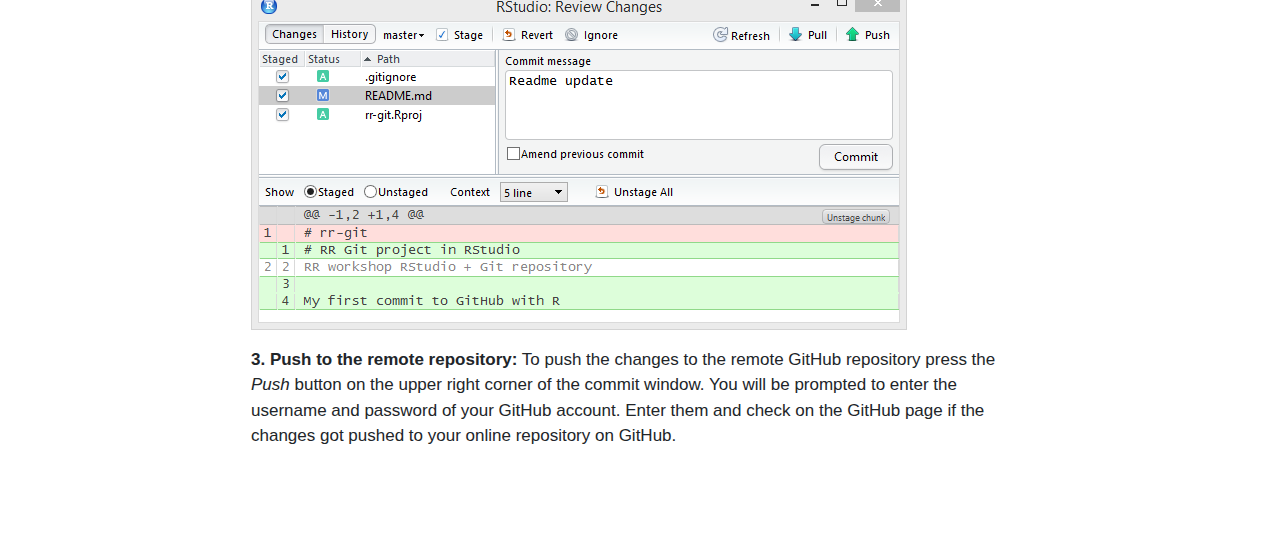
<file: docs/pages/version-control.html>
<!DOCTYPE html>
<html xmlns="http://www.w3.org/1999/xhtml" lang="en" xml:lang="en"><head>

<meta charset="utf-8">
<meta name="generator" content="quarto-1.4.555">

<meta name="viewport" content="width=device-width, initial-scale=1.0, user-scalable=yes">


<title>SE D&amp;A GitHub Guides - Version Control</title>
<style>
code{white-space: pre-wrap;}
span.smallcaps{font-variant: small-caps;}
div.columns{display: flex; gap: min(4vw, 1.5em);}
div.column{flex: auto; overflow-x: auto;}
div.hanging-indent{margin-left: 1.5em; text-indent: -1.5em;}
ul.task-list{list-style: none;}
ul.task-list li input[type="checkbox"] {
  width: 0.8em;
  margin: 0 0.8em 0.2em -1em; /* quarto-specific, see https://github.com/quarto-dev/quarto-cli/issues/4556 */ 
  vertical-align: middle;
}
/* CSS for syntax highlighting */
pre > code.sourceCode { white-space: pre; position: relative; }
pre > code.sourceCode > span { line-height: 1.25; }
pre > code.sourceCode > span:empty { height: 1.2em; }
.sourceCode { overflow: visible; }
code.sourceCode > span { color: inherit; text-decoration: inherit; }
div.sourceCode { margin: 1em 0; }
pre.sourceCode { margin: 0; }
@media screen {
div.sourceCode { overflow: auto; }
}
@media print {
pre > code.sourceCode { white-space: pre-wrap; }
pre > code.sourceCode > span { text-indent: -5em; padding-left: 5em; }
}
pre.numberSource code
  { counter-reset: source-line 0; }
pre.numberSource code > span
  { position: relative; left: -4em; counter-increment: source-line; }
pre.numberSource code > span > a:first-child::before
  { content: counter(source-line);
    position: relative; left: -1em; text-align: right; vertical-align: baseline;
    border: none; display: inline-block;
    -webkit-touch-callout: none; -webkit-user-select: none;
    -khtml-user-select: none; -moz-user-select: none;
    -ms-user-select: none; user-select: none;
    padding: 0 4px; width: 4em;
  }
pre.numberSource { margin-left: 3em;  padding-left: 4px; }
div.sourceCode
  {   }
@media screen {
pre > code.sourceCode > span > a:first-child::before { text-decoration: underline; }
}
</style>


<script src="../site_libs/quarto-nav/quarto-nav.js"></script>
<script src="../site_libs/quarto-nav/headroom.min.js"></script>
<script src="../site_libs/clipboard/clipboard.min.js"></script>
<script src="../site_libs/quarto-search/autocomplete.umd.js"></script>
<script src="../site_libs/quarto-search/fuse.min.js"></script>
<script src="../site_libs/quarto-search/quarto-search.js"></script>
<meta name="quarto:offset" content="../">
<script src="../site_libs/quarto-html/quarto.js"></script>
<script src="../site_libs/quarto-html/popper.min.js"></script>
<script src="../site_libs/quarto-html/tippy.umd.min.js"></script>
<script src="../site_libs/quarto-html/anchor.min.js"></script>
<link href="../site_libs/quarto-html/tippy.css" rel="stylesheet">
<link href="../site_libs/quarto-html/quarto-syntax-highlighting.css" rel="stylesheet" id="quarto-text-highlighting-styles">
<script src="../site_libs/bootstrap/bootstrap.min.js"></script>
<link href="../site_libs/bootstrap/bootstrap-icons.css" rel="stylesheet">
<link href="../site_libs/bootstrap/bootstrap.min.css" rel="stylesheet" id="quarto-bootstrap" data-mode="light">
<script id="quarto-search-options" type="application/json">{
  "location": "sidebar",
  "copy-button": false,
  "collapse-after": 3,
  "panel-placement": "start",
  "type": "textbox",
  "limit": 50,
  "keyboard-shortcut": [
    "f",
    "/",
    "s"
  ],
  "show-item-context": false,
  "language": {
    "search-no-results-text": "No results",
    "search-matching-documents-text": "matching documents",
    "search-copy-link-title": "Copy link to search",
    "search-hide-matches-text": "Hide additional matches",
    "search-more-match-text": "more match in this document",
    "search-more-matches-text": "more matches in this document",
    "search-clear-button-title": "Clear",
    "search-text-placeholder": "",
    "search-detached-cancel-button-title": "Cancel",
    "search-submit-button-title": "Submit",
    "search-label": "Search"
  }
}</script>


<link rel="stylesheet" href="../styles.css">
</head>

<body class="nav-sidebar docked">

<div id="quarto-search-results"></div>
  <header id="quarto-header" class="headroom fixed-top">
  <nav class="quarto-secondary-nav">
    <div class="container-fluid d-flex">
      <button type="button" class="quarto-btn-toggle btn" data-bs-toggle="collapse" data-bs-target=".quarto-sidebar-collapse-item" aria-controls="quarto-sidebar" aria-expanded="false" aria-label="Toggle sidebar navigation" onclick="if (window.quartoToggleHeadroom) { window.quartoToggleHeadroom(); }">
        <i class="bi bi-layout-text-sidebar-reverse"></i>
      </button>
        <nav class="quarto-page-breadcrumbs" aria-label="breadcrumb"><ol class="breadcrumb"><li class="breadcrumb-item">
      SE D&amp;A GitHub Guides
      </li></ol></nav>
        <a class="flex-grow-1" role="button" data-bs-toggle="collapse" data-bs-target=".quarto-sidebar-collapse-item" aria-controls="quarto-sidebar" aria-expanded="false" aria-label="Toggle sidebar navigation" onclick="if (window.quartoToggleHeadroom) { window.quartoToggleHeadroom(); }">      
        </a>
      <button type="button" class="btn quarto-search-button" aria-label="" onclick="window.quartoOpenSearch();">
        <i class="bi bi-search"></i>
      </button>
    </div>
  </nav>
</header>
<!-- content -->
<div id="quarto-content" class="quarto-container page-columns page-rows-contents page-layout-article">
<!-- sidebar -->
  <nav id="quarto-sidebar" class="sidebar collapse collapse-horizontal quarto-sidebar-collapse-item sidebar-navigation docked overflow-auto">
    <div class="pt-lg-2 mt-2 text-left sidebar-header">
    <div class="sidebar-title mb-0 py-0">
      <a href="../">SE D&amp;A GitHub Guides</a> 
    </div>
      </div>
        <div class="mt-2 flex-shrink-0 align-items-center">
        <div class="sidebar-search">
        <div id="quarto-search" class="" title="Search"></div>
        </div>
        </div>
    <div class="sidebar-menu-container"> 
    <ul class="list-unstyled mt-1">
        <li class="sidebar-item">
  <div class="sidebar-item-container"> 
  <a href="../pages/intro-to-github.html" class="sidebar-item-text sidebar-link">
 <span class="menu-text">An Introduction to GitHub</span></a>
  </div>
</li>
        <li class="sidebar-item sidebar-item-section">
      <div class="sidebar-item-container"> 
            <a class="sidebar-item-text sidebar-link text-start" data-bs-toggle="collapse" data-bs-target="#quarto-sidebar-section-1" aria-expanded="true">
 <span class="menu-text">GitHub Guides</span></a>
          <a class="sidebar-item-toggle text-start" data-bs-toggle="collapse" data-bs-target="#quarto-sidebar-section-1" aria-expanded="true" aria-label="Toggle section">
            <i class="bi bi-chevron-right ms-2"></i>
          </a> 
      </div>
      <ul id="quarto-sidebar-section-1" class="collapse list-unstyled sidebar-section depth1 show">  
          <li class="sidebar-item">
  <div class="sidebar-item-container"> 
  <a href="../pages/first-repo.html" class="sidebar-item-text sidebar-link">
 <span class="menu-text">Publishing Your First Repo</span></a>
  </div>
</li>
          <li class="sidebar-item">
  <div class="sidebar-item-container"> 
  <a href="../pages/github-desktop.html" class="sidebar-item-text sidebar-link">
 <span class="menu-text">Using GitHub Desktop</span></a>
  </div>
</li>
          <li class="sidebar-item">
  <div class="sidebar-item-container"> 
  <a href="../pages/r-studio.html" class="sidebar-item-text sidebar-link">
 <span class="menu-text">GitHub in RStudio</span></a>
  </div>
</li>
          <li class="sidebar-item">
  <div class="sidebar-item-container"> 
  <a href="../pages/vs-code.html" class="sidebar-item-text sidebar-link">
 <span class="menu-text">GitHub in VS Code</span></a>
  </div>
</li>
          <li class="sidebar-item">
  <div class="sidebar-item-container"> 
  <a href="../pages/databricks-github.html" class="sidebar-item-text sidebar-link">
 <span class="menu-text">GitHub in Databricks</span></a>
  </div>
</li>
          <li class="sidebar-item">
  <div class="sidebar-item-container"> 
  <a href="../pages/fdp.html" class="sidebar-item-text sidebar-link">
 <span class="menu-text">GitHub in FDP</span></a>
  </div>
</li>
      </ul>
  </li>
        <li class="sidebar-item sidebar-item-section">
      <div class="sidebar-item-container"> 
            <a class="sidebar-item-text sidebar-link text-start" data-bs-toggle="collapse" data-bs-target="#quarto-sidebar-section-2" aria-expanded="true">
 <span class="menu-text">Principles</span></a>
          <a class="sidebar-item-toggle text-start" data-bs-toggle="collapse" data-bs-target="#quarto-sidebar-section-2" aria-expanded="true" aria-label="Toggle section">
            <i class="bi bi-chevron-right ms-2"></i>
          </a> 
      </div>
      <ul id="quarto-sidebar-section-2" class="collapse list-unstyled sidebar-section depth1 show">  
          <li class="sidebar-item">
  <div class="sidebar-item-container"> 
  <a href="../pages/understanding-code.html" class="sidebar-item-text sidebar-link">
 <span class="menu-text">Making sense of code</span></a>
  </div>
</li>
          <li class="sidebar-item">
  <div class="sidebar-item-container"> 
  <a href="../pages/qasar.html" class="sidebar-item-text sidebar-link">
 <span class="menu-text">QA on GitHub</span></a>
  </div>
</li>
      </ul>
  </li>
        <li class="sidebar-item sidebar-item-section">
      <div class="sidebar-item-container"> 
            <a class="sidebar-item-text sidebar-link text-start" data-bs-toggle="collapse" data-bs-target="#quarto-sidebar-section-3" aria-expanded="true">
 <span class="menu-text">Placeholder</span></a>
          <a class="sidebar-item-toggle text-start" data-bs-toggle="collapse" data-bs-target="#quarto-sidebar-section-3" aria-expanded="true" aria-label="Toggle section">
            <i class="bi bi-chevron-right ms-2"></i>
          </a> 
      </div>
      <ul id="quarto-sidebar-section-3" class="collapse list-unstyled sidebar-section depth1 show">  
          <li class="sidebar-item">
  <div class="sidebar-item-container"> 
  <a href="../pages/another-page.html" class="sidebar-item-text sidebar-link">
 <span class="menu-text">Another Page</span></a>
  </div>
</li>
      </ul>
  </li>
    </ul>
    </div>
</nav>
<div id="quarto-sidebar-glass" class="quarto-sidebar-collapse-item" data-bs-toggle="collapse" data-bs-target=".quarto-sidebar-collapse-item"></div>
<!-- margin-sidebar -->
    <div id="quarto-margin-sidebar" class="sidebar margin-sidebar">
        <nav id="TOC" role="doc-toc" class="toc-active">
    <h2 id="toc-title">On this page</h2>
   
  <ul>
  <li><a href="#why-version-control" id="toc-why-version-control" class="nav-link active" data-scroll-target="#why-version-control">Why version control?</a></li>
  <li><a href="#options-covered" id="toc-options-covered" class="nav-link" data-scroll-target="#options-covered">Options covered</a></li>
  <li><a href="#process-map" id="toc-process-map" class="nav-link" data-scroll-target="#process-map">Process map</a></li>
  <li><a href="#setting-up-git-in-vscode" id="toc-setting-up-git-in-vscode" class="nav-link" data-scroll-target="#setting-up-git-in-vscode">Setting up Git in VSCode</a></li>
  <li><a href="#initialising-a-repository" id="toc-initialising-a-repository" class="nav-link" data-scroll-target="#initialising-a-repository">Initialising a repository</a></li>
  <li><a href="#cloning-a-repository" id="toc-cloning-a-repository" class="nav-link" data-scroll-target="#cloning-a-repository">Cloning a repository</a></li>
  <li><a href="#branching" id="toc-branching" class="nav-link" data-scroll-target="#branching">Branching</a></li>
  <li><a href="#tracking-and-staging" id="toc-tracking-and-staging" class="nav-link" data-scroll-target="#tracking-and-staging">Tracking and staging</a></li>
  <li><a href="#commit" id="toc-commit" class="nav-link" data-scroll-target="#commit">Commit</a></li>
  <li><a href="#git-restore" id="toc-git-restore" class="nav-link" data-scroll-target="#git-restore">Git restore</a></li>
  <li><a href="#merge" id="toc-merge" class="nav-link" data-scroll-target="#merge">Merge</a></li>
  <li><a href="#merge-conflicts" id="toc-merge-conflicts" class="nav-link" data-scroll-target="#merge-conflicts">Merge conflicts</a></li>
  <li><a href="#git-log" id="toc-git-log" class="nav-link" data-scroll-target="#git-log">Git Log</a></li>
  <li><a href="#diff" id="toc-diff" class="nav-link" data-scroll-target="#diff">diff</a></li>
  <li><a href="#roll-back" id="toc-roll-back" class="nav-link" data-scroll-target="#roll-back">Roll back</a></li>
  <li><a href="#git-revert" id="toc-git-revert" class="nav-link" data-scroll-target="#git-revert">Git revert</a></li>
  <li><a href="#publishing-an-existing-repo" id="toc-publishing-an-existing-repo" class="nav-link" data-scroll-target="#publishing-an-existing-repo">Publishing an existing repo</a></li>
  <li><a href="#push-and-pull" id="toc-push-and-pull" class="nav-link" data-scroll-target="#push-and-pull">Push and pull</a></li>
  <li><a href="#forking-and-cloning" id="toc-forking-and-cloning" class="nav-link" data-scroll-target="#forking-and-cloning">Forking and cloning</a></li>
  <li><a href="#pull-requests" id="toc-pull-requests" class="nav-link" data-scroll-target="#pull-requests">Pull requests</a></li>
  <li><a href="#issues" id="toc-issues" class="nav-link" data-scroll-target="#issues">Issues</a></li>
  <li><a href="#using-git-in-rstudio" id="toc-using-git-in-rstudio" class="nav-link" data-scroll-target="#using-git-in-rstudio">Using Git in RStudio</a>
  <ul class="collapse">
  <li><a href="#part-1-create-a-new-rstudio-project-with-git" id="toc-part-1-create-a-new-rstudio-project-with-git" class="nav-link" data-scroll-target="#part-1-create-a-new-rstudio-project-with-git">Part 1: Create a new RStudio project with Git</a></li>
  <li><a href="#part-2-make-local-changes-commit-and-push-to-github" id="toc-part-2-make-local-changes-commit-and-push-to-github" class="nav-link" data-scroll-target="#part-2-make-local-changes-commit-and-push-to-github">Part 2: Make local changes, commit and push to GitHub</a></li>
  </ul></li>
  </ul>
</nav>
    </div>
<!-- main -->
<main class="content" id="quarto-document-content">

<header id="title-block-header" class="quarto-title-block default">
<div class="quarto-title">
<h1 class="title">Version Control</h1>
</div>



<div class="quarto-title-meta">

    
  
    
  </div>
  


</header>


<section id="why-version-control" class="level1">
<h1>Why version control?</h1>
<p>Blurb about why to use version control.</p>
</section>
<section id="options-covered" class="level1">
<h1>Options covered</h1>
<p>Multiple ways to manage. Scope of this is VS Code and RStudio. Maybe link to how to download and sign into VS Code or RStudio - out of scope for this.</p>
</section>
<section id="process-map" class="level1">
<h1>Process map</h1>
<p>If possible.</p>
</section>
<section id="setting-up-git-in-vscode" class="level1">
<h1>Setting up Git in VSCode</h1>
<p>Before we get started using Git in VSCode, for the first time only, it needs to be configured. Yes, it uses the Terminal window, but it’s not scary!</p>
<p>This can be done either by: - Open ‘Terminal’ from the search on your desktop taskbar - Open ‘Terminal’ in VSCode (‘View’ -&gt; ‘Terminal’)</p>
<p>In either one, type in the following: git config –global user.name “githubusername” &lt;- Enter your own GitHub username in the quotations, then hit enter git config –global user.email “email@nhs.net” &lt;- Enter your own email address associated with your GitHub account in the quotations, then hit enter</p>
<p>That’s it :star:</p>
</section>
<section id="initialising-a-repository" class="level1">
<h1>Initialising a repository</h1>
<p>Create the repo before you start coding Create the repo before you start coding Create the repo before you start coding</p>
<p>The best thing to do is to create the repo before (or as soon to the beginning as possible) starting writing your actual code. Think of it as this: you wouldn’t work on a big excel file without saving first, in case you lost it. The same applies here.</p>
<p>The way that Git works, you work on files saved in a local folder, then push to GitHub when you’re done (so you’re never working directly in GitHub). So, to start, you need to create a local blank folder for you to start with (or where you existing folder is). Recommendation is to create a ‘GitHub’ folder in your OneDrive, where the repo folders can sit.</p>
<p>To intisialise a repo, click the Source Control button on the left panel:</p>
<p><img src="pics/sourcecontrol.png" class="img-fluid"></p>
<p>Click ‘Open Folder’ and navigate to the repo folder (in your ‘OneDrive’ folder). Note: you may be asked whether you trust the authors of the files in the folder. Usually this is yes, as it’s from your own OneDrive.</p>
<p>Now we’ve selected the folder, we can now initialise the repository:</p>
<p><img src="pics/initrepo.png" class="img-fluid"></p>
<p>This won’t yet appear on the GitHub web browser (as we haven’t published yet) - we will get to that.</p>
</section>
<section id="cloning-a-repository" class="level1">
<h1>Cloning a repository</h1>
<p>If, instead of creating your own repo from scratch, you want to take something someone else has done for yourself, you can clone the repo. To do this, click ‘Clone Repository’ instead:</p>
<p><img src="pics/sourcecontrol.png" class="img-fluid"></p>
<p>(Note: if you’re already working on a repo, you can clear what you’re working on by opening a new window (File -&gt; New window) or by closing the current folder (File -&gt; Close folder)).</p>
<p>In the top bar, click ‘Clone from GitHub’ and start typing for the repo you want.</p>
<p><img src="pics/clonerepo.png" class="img-fluid"></p>
<p>Save to your ‘OneDrive’ folder. You can now work on the files.</p>
</section>
<section id="branching" class="level1">
<h1>Branching</h1>
<p>Now, the whole point of GitHub is to work collaboratively, so there will be times where you want to clone someone’s repo and make your own additions. This is also best practice for your own repos: when adding a new development, create a new branch. <strong>Never work in ‘main’.</strong></p>
<p>This is where branches come in.</p>
<p>Once you’ve cloned a repo, ensure you are in your Source Control view and click the ‘.’ as shown below.</p>
<p><img src="pics/branch.png" class="img-fluid"></p>
<p>And enter the desired branch name (e.g.&nbsp;‘dev’)</p>
<p><img src="pics/branchname.png" class="img-fluid"></p>
<p>Switching branches: you can switch branches within VSCode in the bottom left of the screen:</p>
<p><img src="pics/switchbranch.png" class="img-fluid"></p>
<p>In your branch, you can work on you script, add and delete files etc. If you want, it can be merged to the ‘main’ branch, which we will again get to.</p>
</section>
<section id="tracking-and-staging" class="level1">
<h1>Tracking and staging</h1>
<p>Once you’ve done the above, you can now make changes to the repository. This could be: - Changing an existing file (e.g.&nbsp;adding new lines of code) - Adding new files (including codefiles) into the repo - Removing files from the repo (be careful of dependencies!)</p>
<p>This is where the real power of GitHub comes in - tracking changes without losing what you’ve already done.</p>
<p>First, another best practice to remember: COMMIT OFTEN, PERFECT LATER, PUBLISH ONCE</p>
<p>If you commit smaller changes it’s far easier to go back if you’ve made a mistake and saves more work down the line. Again, think of it as saving an excel workbook.</p>
<p>The how to bit: Once you’ve changed something, navigate to the Source Control tab again. You’ll see a ‘changes’ section in the source control, as below.</p>
</section>
<section id="commit" class="level1">
<h1>Commit</h1>
<p>Including a bit on the Git Log</p>
</section>
<section id="git-restore" class="level1">
<h1>Git restore</h1>
</section>
<section id="merge" class="level1">
<h1>Merge</h1>
</section>
<section id="merge-conflicts" class="level1">
<h1>Merge conflicts</h1>
</section>
<section id="git-log" class="level1">
<h1>Git Log</h1>
</section>
<section id="diff" class="level1">
<h1>diff</h1>
</section>
<section id="roll-back" class="level1">
<h1>Roll back</h1>
</section>
<section id="git-revert" class="level1">
<h1>Git revert</h1>
</section>
<section id="publishing-an-existing-repo" class="level1">
<h1>Publishing an existing repo</h1>
</section>
<section id="push-and-pull" class="level1">
<h1>Push and pull</h1>
</section>
<section id="forking-and-cloning" class="level1">
<h1>Forking and cloning</h1>
</section>
<section id="pull-requests" class="level1">
<h1>Pull requests</h1>
</section>
<section id="issues" class="level1">
<h1>Issues</h1>
</section>
<section id="using-git-in-rstudio" class="level1">
<h1>Using Git in RStudio</h1>
<section id="part-1-create-a-new-rstudio-project-with-git" class="level2">
<h2 class="anchored" data-anchor-id="part-1-create-a-new-rstudio-project-with-git">Part 1: Create a new RStudio project with Git</h2>
<p>There are three ways to create version control for a RStudio project.</p>
<p>a) <strong>Create a new project and create a local Git repository:</strong> Select <em>File &gt; New Project</em>, create a project from a <em>New Directory</em> and check the option <em>Create a git repository</em>. In order to push to a remote repository later on you add that remote repository by using the Git shell. If you already know which online repository you want to use for your projects, option c) is more convenient.</p>
<p>b) <strong>Create a new project from a folder under version control:</strong> In this case you only need to create a new RStudio project for that directory and version control is automatically enabled. Go to <em>File &gt; New Project</em>, select create a new project from an <em>Existing Directory</em> and create the project.</p>
<p>c) <strong>Create a new project based on a remote Git repository:</strong> Select <em>File &gt; New Project</em> and from the opening menu select to create a new project from <em>Version Control</em>, Choose Git, then provide the repository url (use the https link of the url if you want to avoid all the ssh trouble) from the the repository you want to clone and create the project.</p>
<p>In this tutorial we <strong>create a project based on a remote GitHub repository</strong> (option c). Hence we first create a new repository on GitHub and create our GitHub project from that repository.</p>
<p><strong>1. Create a new GitHub repository:</strong> Login to your GitHub account and create a new GitHub repository. Give your new repository a short and memorable name e.g.&nbsp;<code>rstudio-git-test</code>, check the option to initialize this repository with a README and create the repository.</p>
<p><strong>2. Copy the repository HTTPS url:</strong> To create a new Git based project in RStudio, we need the repository url. You find the repository HTTPS url on the just created GitHub project page. There press the button <em>&lt;&gt; Code</em> (green button) and copy the HTTPS link of the project by clicking the little icon to the right of the URL. The link will be something like <code>https://github.com/yourusername/rstudio-git-test.git</code>.</p>
<p><strong>3. Create a new RStudio project with Git version control:</strong> Now everything is ready to create a new project with Git version control in RStudio. In RStudio Select <em>File &gt; New Project</em>, select <em>Version Control</em>, Choose <em>Git</em>, then provide the repository HTTPS link, select the R workspace folder and create the project. RStudio now copies (<em>clone</em> in Git terms) the content of the repository to your project folder. The content of the GitHub repository should now appear in the Files pane of RStudio and you should see there the created <code>README.md</code>.</p>
<p><img src="pics/RStudio-clone-git-project.gif" class="img-fluid"></p>
</section>
<section id="part-2-make-local-changes-commit-and-push-to-github" class="level2">
<h2 class="anchored" data-anchor-id="part-2-make-local-changes-commit-and-push-to-github">Part 2: Make local changes, commit and push to GitHub</h2>
<p><strong>1. Make local changes:</strong> Open the <code>README.md</code> file and edit and save the file.</p>
<div class="sourceCode" id="cb1"><pre class="sourceCode r code-with-copy"><code class="sourceCode r"><span id="cb1-1"><a href="#cb1-1" aria-hidden="true" tabindex="-1"></a><span class="co"># RR project in RStudio</span></span>
<span id="cb1-2"><a href="#cb1-2" aria-hidden="true" tabindex="-1"></a></span>
<span id="cb1-3"><a href="#cb1-3" aria-hidden="true" tabindex="-1"></a>RR workshop RStudio <span class="sc">+</span> Git repository</span>
<span id="cb1-4"><a href="#cb1-4" aria-hidden="true" tabindex="-1"></a></span>
<span id="cb1-5"><a href="#cb1-5" aria-hidden="true" tabindex="-1"></a>My first commit to GitHub with R </span></code><button title="Copy to Clipboard" class="code-copy-button"><i class="bi"></i></button></pre></div>
<p><strong>2. Commit the changes:</strong> Now we commit the local changes to the local Git repository.<br>
In RStudio press the <em>Git</em> icon and select <em>Commit</em> from Git menu (Ctrl+Alt+M) to open the commit window to review the changes in the repository. In the <em>Staged</em> column we select by checking the checkbox the files we want to commit. The lower pane shows the edits in green and red of the file. Enter a commit message to indicate what has changed in this commit e.g.<code>Readme update</code> and press the <em>Commit</em> button.</p>
<p><img src="pics/RStudio-commit.png" class="img-fluid"></p>
<p><strong>3. Push to the remote repository:</strong> To push the changes to the remote GitHub repository press the <em>Push</em> button on the upper right corner of the commit window. You will be prompted to enter the username and password of your GitHub account. Enter them and check on the GitHub page if the changes got pushed to your online repository on GitHub.</p>


</section>
</section>

</main> <!-- /main -->
<script id="quarto-html-after-body" type="application/javascript">
window.document.addEventListener("DOMContentLoaded", function (event) {
  const toggleBodyColorMode = (bsSheetEl) => {
    const mode = bsSheetEl.getAttribute("data-mode");
    const bodyEl = window.document.querySelector("body");
    if (mode === "dark") {
      bodyEl.classList.add("quarto-dark");
      bodyEl.classList.remove("quarto-light");
    } else {
      bodyEl.classList.add("quarto-light");
      bodyEl.classList.remove("quarto-dark");
    }
  }
  const toggleBodyColorPrimary = () => {
    const bsSheetEl = window.document.querySelector("link#quarto-bootstrap");
    if (bsSheetEl) {
      toggleBodyColorMode(bsSheetEl);
    }
  }
  toggleBodyColorPrimary();  
  const icon = "";
  const anchorJS = new window.AnchorJS();
  anchorJS.options = {
    placement: 'right',
    icon: icon
  };
  anchorJS.add('.anchored');
  const isCodeAnnotation = (el) => {
    for (const clz of el.classList) {
      if (clz.startsWith('code-annotation-')) {                     
        return true;
      }
    }
    return false;
  }
  const clipboard = new window.ClipboardJS('.code-copy-button', {
    text: function(trigger) {
      const codeEl = trigger.previousElementSibling.cloneNode(true);
      for (const childEl of codeEl.children) {
        if (isCodeAnnotation(childEl)) {
          childEl.remove();
        }
      }
      return codeEl.innerText;
    }
  });
  clipboard.on('success', function(e) {
    // button target
    const button = e.trigger;
    // don't keep focus
    button.blur();
    // flash "checked"
    button.classList.add('code-copy-button-checked');
    var currentTitle = button.getAttribute("title");
    button.setAttribute("title", "Copied!");
    let tooltip;
    if (window.bootstrap) {
      button.setAttribute("data-bs-toggle", "tooltip");
      button.setAttribute("data-bs-placement", "left");
      button.setAttribute("data-bs-title", "Copied!");
      tooltip = new bootstrap.Tooltip(button, 
        { trigger: "manual", 
          customClass: "code-copy-button-tooltip",
          offset: [0, -8]});
      tooltip.show();    
    }
    setTimeout(function() {
      if (tooltip) {
        tooltip.hide();
        button.removeAttribute("data-bs-title");
        button.removeAttribute("data-bs-toggle");
        button.removeAttribute("data-bs-placement");
      }
      button.setAttribute("title", currentTitle);
      button.classList.remove('code-copy-button-checked');
    }, 1000);
    // clear code selection
    e.clearSelection();
  });
    var localhostRegex = new RegExp(/^(?:http|https):\/\/localhost\:?[0-9]*\//);
    var mailtoRegex = new RegExp(/^mailto:/);
      var filterRegex = new RegExp("https:\/\/nhsengland\.github\.io\/se-da-github-guide\/");
    var isInternal = (href) => {
        return filterRegex.test(href) || localhostRegex.test(href) || mailtoRegex.test(href);
    }
    // Inspect non-navigation links and adorn them if external
 	var links = window.document.querySelectorAll('a[href]:not(.nav-link):not(.navbar-brand):not(.toc-action):not(.sidebar-link):not(.sidebar-item-toggle):not(.pagination-link):not(.no-external):not([aria-hidden]):not(.dropdown-item):not(.quarto-navigation-tool)');
    for (var i=0; i<links.length; i++) {
      const link = links[i];
      if (!isInternal(link.href)) {
        // undo the damage that might have been done by quarto-nav.js in the case of
        // links that we want to consider external
        if (link.dataset.originalHref !== undefined) {
          link.href = link.dataset.originalHref;
        }
      }
    }
  function tippyHover(el, contentFn, onTriggerFn, onUntriggerFn) {
    const config = {
      allowHTML: true,
      maxWidth: 500,
      delay: 100,
      arrow: false,
      appendTo: function(el) {
          return el.parentElement;
      },
      interactive: true,
      interactiveBorder: 10,
      theme: 'quarto',
      placement: 'bottom-start',
    };
    if (contentFn) {
      config.content = contentFn;
    }
    if (onTriggerFn) {
      config.onTrigger = onTriggerFn;
    }
    if (onUntriggerFn) {
      config.onUntrigger = onUntriggerFn;
    }
    window.tippy(el, config); 
  }
  const noterefs = window.document.querySelectorAll('a[role="doc-noteref"]');
  for (var i=0; i<noterefs.length; i++) {
    const ref = noterefs[i];
    tippyHover(ref, function() {
      // use id or data attribute instead here
      let href = ref.getAttribute('data-footnote-href') || ref.getAttribute('href');
      try { href = new URL(href).hash; } catch {}
      const id = href.replace(/^#\/?/, "");
      const note = window.document.getElementById(id);
      if (note) {
        return note.innerHTML;
      } else {
        return "";
      }
    });
  }
  const xrefs = window.document.querySelectorAll('a.quarto-xref');
  const processXRef = (id, note) => {
    // Strip column container classes
    const stripColumnClz = (el) => {
      el.classList.remove("page-full", "page-columns");
      if (el.children) {
        for (const child of el.children) {
          stripColumnClz(child);
        }
      }
    }
    stripColumnClz(note)
    if (id === null || id.startsWith('sec-')) {
      // Special case sections, only their first couple elements
      const container = document.createElement("div");
      if (note.children && note.children.length > 2) {
        container.appendChild(note.children[0].cloneNode(true));
        for (let i = 1; i < note.children.length; i++) {
          const child = note.children[i];
          if (child.tagName === "P" && child.innerText === "") {
            continue;
          } else {
            container.appendChild(child.cloneNode(true));
            break;
          }
        }
        if (window.Quarto?.typesetMath) {
          window.Quarto.typesetMath(container);
        }
        return container.innerHTML
      } else {
        if (window.Quarto?.typesetMath) {
          window.Quarto.typesetMath(note);
        }
        return note.innerHTML;
      }
    } else {
      // Remove any anchor links if they are present
      const anchorLink = note.querySelector('a.anchorjs-link');
      if (anchorLink) {
        anchorLink.remove();
      }
      if (window.Quarto?.typesetMath) {
        window.Quarto.typesetMath(note);
      }
      // TODO in 1.5, we should make sure this works without a callout special case
      if (note.classList.contains("callout")) {
        return note.outerHTML;
      } else {
        return note.innerHTML;
      }
    }
  }
  for (var i=0; i<xrefs.length; i++) {
    const xref = xrefs[i];
    tippyHover(xref, undefined, function(instance) {
      instance.disable();
      let url = xref.getAttribute('href');
      let hash = undefined; 
      if (url.startsWith('#')) {
        hash = url;
      } else {
        try { hash = new URL(url).hash; } catch {}
      }
      if (hash) {
        const id = hash.replace(/^#\/?/, "");
        const note = window.document.getElementById(id);
        if (note !== null) {
          try {
            const html = processXRef(id, note.cloneNode(true));
            instance.setContent(html);
          } finally {
            instance.enable();
            instance.show();
          }
        } else {
          // See if we can fetch this
          fetch(url.split('#')[0])
          .then(res => res.text())
          .then(html => {
            const parser = new DOMParser();
            const htmlDoc = parser.parseFromString(html, "text/html");
            const note = htmlDoc.getElementById(id);
            if (note !== null) {
              const html = processXRef(id, note);
              instance.setContent(html);
            } 
          }).finally(() => {
            instance.enable();
            instance.show();
          });
        }
      } else {
        // See if we can fetch a full url (with no hash to target)
        // This is a special case and we should probably do some content thinning / targeting
        fetch(url)
        .then(res => res.text())
        .then(html => {
          const parser = new DOMParser();
          const htmlDoc = parser.parseFromString(html, "text/html");
          const note = htmlDoc.querySelector('main.content');
          if (note !== null) {
            // This should only happen for chapter cross references
            // (since there is no id in the URL)
            // remove the first header
            if (note.children.length > 0 && note.children[0].tagName === "HEADER") {
              note.children[0].remove();
            }
            const html = processXRef(null, note);
            instance.setContent(html);
          } 
        }).finally(() => {
          instance.enable();
          instance.show();
        });
      }
    }, function(instance) {
    });
  }
      let selectedAnnoteEl;
      const selectorForAnnotation = ( cell, annotation) => {
        let cellAttr = 'data-code-cell="' + cell + '"';
        let lineAttr = 'data-code-annotation="' +  annotation + '"';
        const selector = 'span[' + cellAttr + '][' + lineAttr + ']';
        return selector;
      }
      const selectCodeLines = (annoteEl) => {
        const doc = window.document;
        const targetCell = annoteEl.getAttribute("data-target-cell");
        const targetAnnotation = annoteEl.getAttribute("data-target-annotation");
        const annoteSpan = window.document.querySelector(selectorForAnnotation(targetCell, targetAnnotation));
        const lines = annoteSpan.getAttribute("data-code-lines").split(",");
        const lineIds = lines.map((line) => {
          return targetCell + "-" + line;
        })
        let top = null;
        let height = null;
        let parent = null;
        if (lineIds.length > 0) {
            //compute the position of the single el (top and bottom and make a div)
            const el = window.document.getElementById(lineIds[0]);
            top = el.offsetTop;
            height = el.offsetHeight;
            parent = el.parentElement.parentElement;
          if (lineIds.length > 1) {
            const lastEl = window.document.getElementById(lineIds[lineIds.length - 1]);
            const bottom = lastEl.offsetTop + lastEl.offsetHeight;
            height = bottom - top;
          }
          if (top !== null && height !== null && parent !== null) {
            // cook up a div (if necessary) and position it 
            let div = window.document.getElementById("code-annotation-line-highlight");
            if (div === null) {
              div = window.document.createElement("div");
              div.setAttribute("id", "code-annotation-line-highlight");
              div.style.position = 'absolute';
              parent.appendChild(div);
            }
            div.style.top = top - 2 + "px";
            div.style.height = height + 4 + "px";
            div.style.left = 0;
            let gutterDiv = window.document.getElementById("code-annotation-line-highlight-gutter");
            if (gutterDiv === null) {
              gutterDiv = window.document.createElement("div");
              gutterDiv.setAttribute("id", "code-annotation-line-highlight-gutter");
              gutterDiv.style.position = 'absolute';
              const codeCell = window.document.getElementById(targetCell);
              const gutter = codeCell.querySelector('.code-annotation-gutter');
              gutter.appendChild(gutterDiv);
            }
            gutterDiv.style.top = top - 2 + "px";
            gutterDiv.style.height = height + 4 + "px";
          }
          selectedAnnoteEl = annoteEl;
        }
      };
      const unselectCodeLines = () => {
        const elementsIds = ["code-annotation-line-highlight", "code-annotation-line-highlight-gutter"];
        elementsIds.forEach((elId) => {
          const div = window.document.getElementById(elId);
          if (div) {
            div.remove();
          }
        });
        selectedAnnoteEl = undefined;
      };
        // Handle positioning of the toggle
    window.addEventListener(
      "resize",
      throttle(() => {
        elRect = undefined;
        if (selectedAnnoteEl) {
          selectCodeLines(selectedAnnoteEl);
        }
      }, 10)
    );
    function throttle(fn, ms) {
    let throttle = false;
    let timer;
      return (...args) => {
        if(!throttle) { // first call gets through
            fn.apply(this, args);
            throttle = true;
        } else { // all the others get throttled
            if(timer) clearTimeout(timer); // cancel #2
            timer = setTimeout(() => {
              fn.apply(this, args);
              timer = throttle = false;
            }, ms);
        }
      };
    }
      // Attach click handler to the DT
      const annoteDls = window.document.querySelectorAll('dt[data-target-cell]');
      for (const annoteDlNode of annoteDls) {
        annoteDlNode.addEventListener('click', (event) => {
          const clickedEl = event.target;
          if (clickedEl !== selectedAnnoteEl) {
            unselectCodeLines();
            const activeEl = window.document.querySelector('dt[data-target-cell].code-annotation-active');
            if (activeEl) {
              activeEl.classList.remove('code-annotation-active');
            }
            selectCodeLines(clickedEl);
            clickedEl.classList.add('code-annotation-active');
          } else {
            // Unselect the line
            unselectCodeLines();
            clickedEl.classList.remove('code-annotation-active');
          }
        });
      }
  const findCites = (el) => {
    const parentEl = el.parentElement;
    if (parentEl) {
      const cites = parentEl.dataset.cites;
      if (cites) {
        return {
          el,
          cites: cites.split(' ')
        };
      } else {
        return findCites(el.parentElement)
      }
    } else {
      return undefined;
    }
  };
  var bibliorefs = window.document.querySelectorAll('a[role="doc-biblioref"]');
  for (var i=0; i<bibliorefs.length; i++) {
    const ref = bibliorefs[i];
    const citeInfo = findCites(ref);
    if (citeInfo) {
      tippyHover(citeInfo.el, function() {
        var popup = window.document.createElement('div');
        citeInfo.cites.forEach(function(cite) {
          var citeDiv = window.document.createElement('div');
          citeDiv.classList.add('hanging-indent');
          citeDiv.classList.add('csl-entry');
          var biblioDiv = window.document.getElementById('ref-' + cite);
          if (biblioDiv) {
            citeDiv.innerHTML = biblioDiv.innerHTML;
          }
          popup.appendChild(citeDiv);
        });
        return popup.innerHTML;
      });
    }
  }
});
</script>
</div> <!-- /content -->




</body></html>
</file>
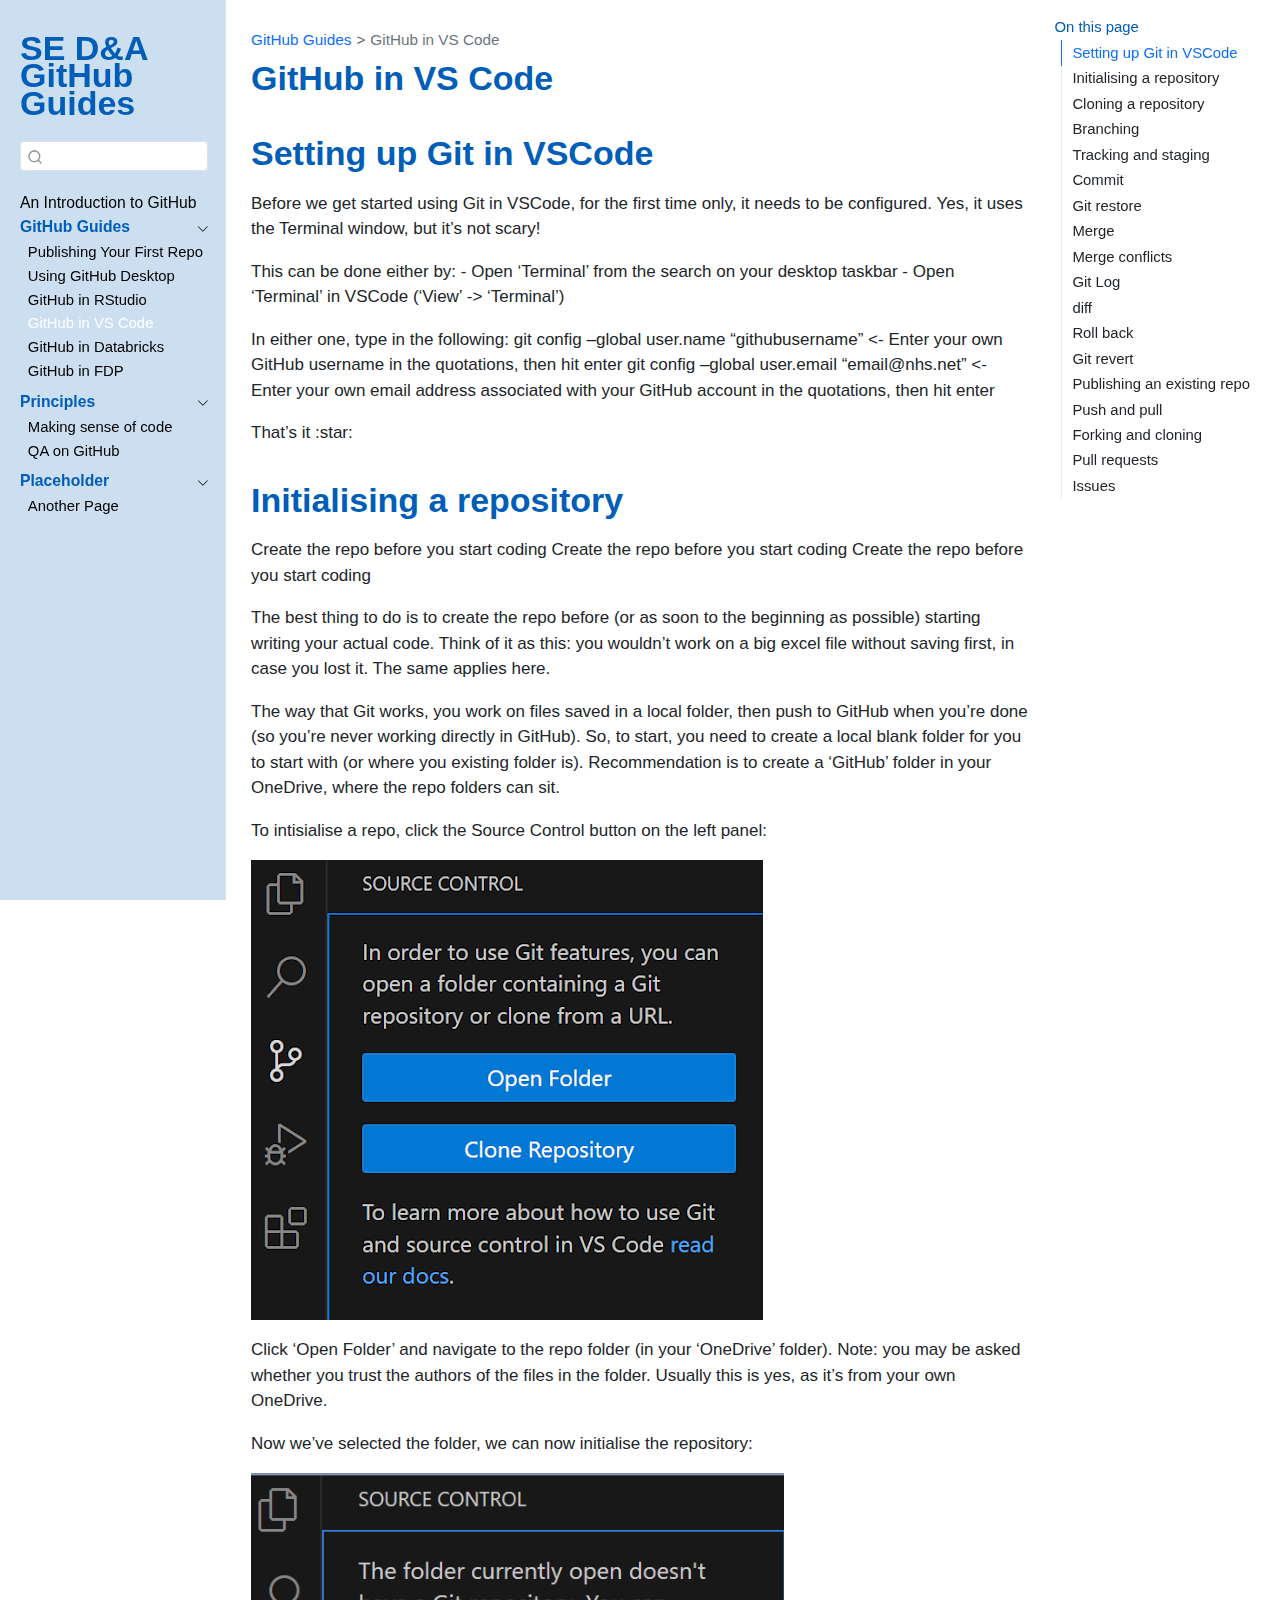
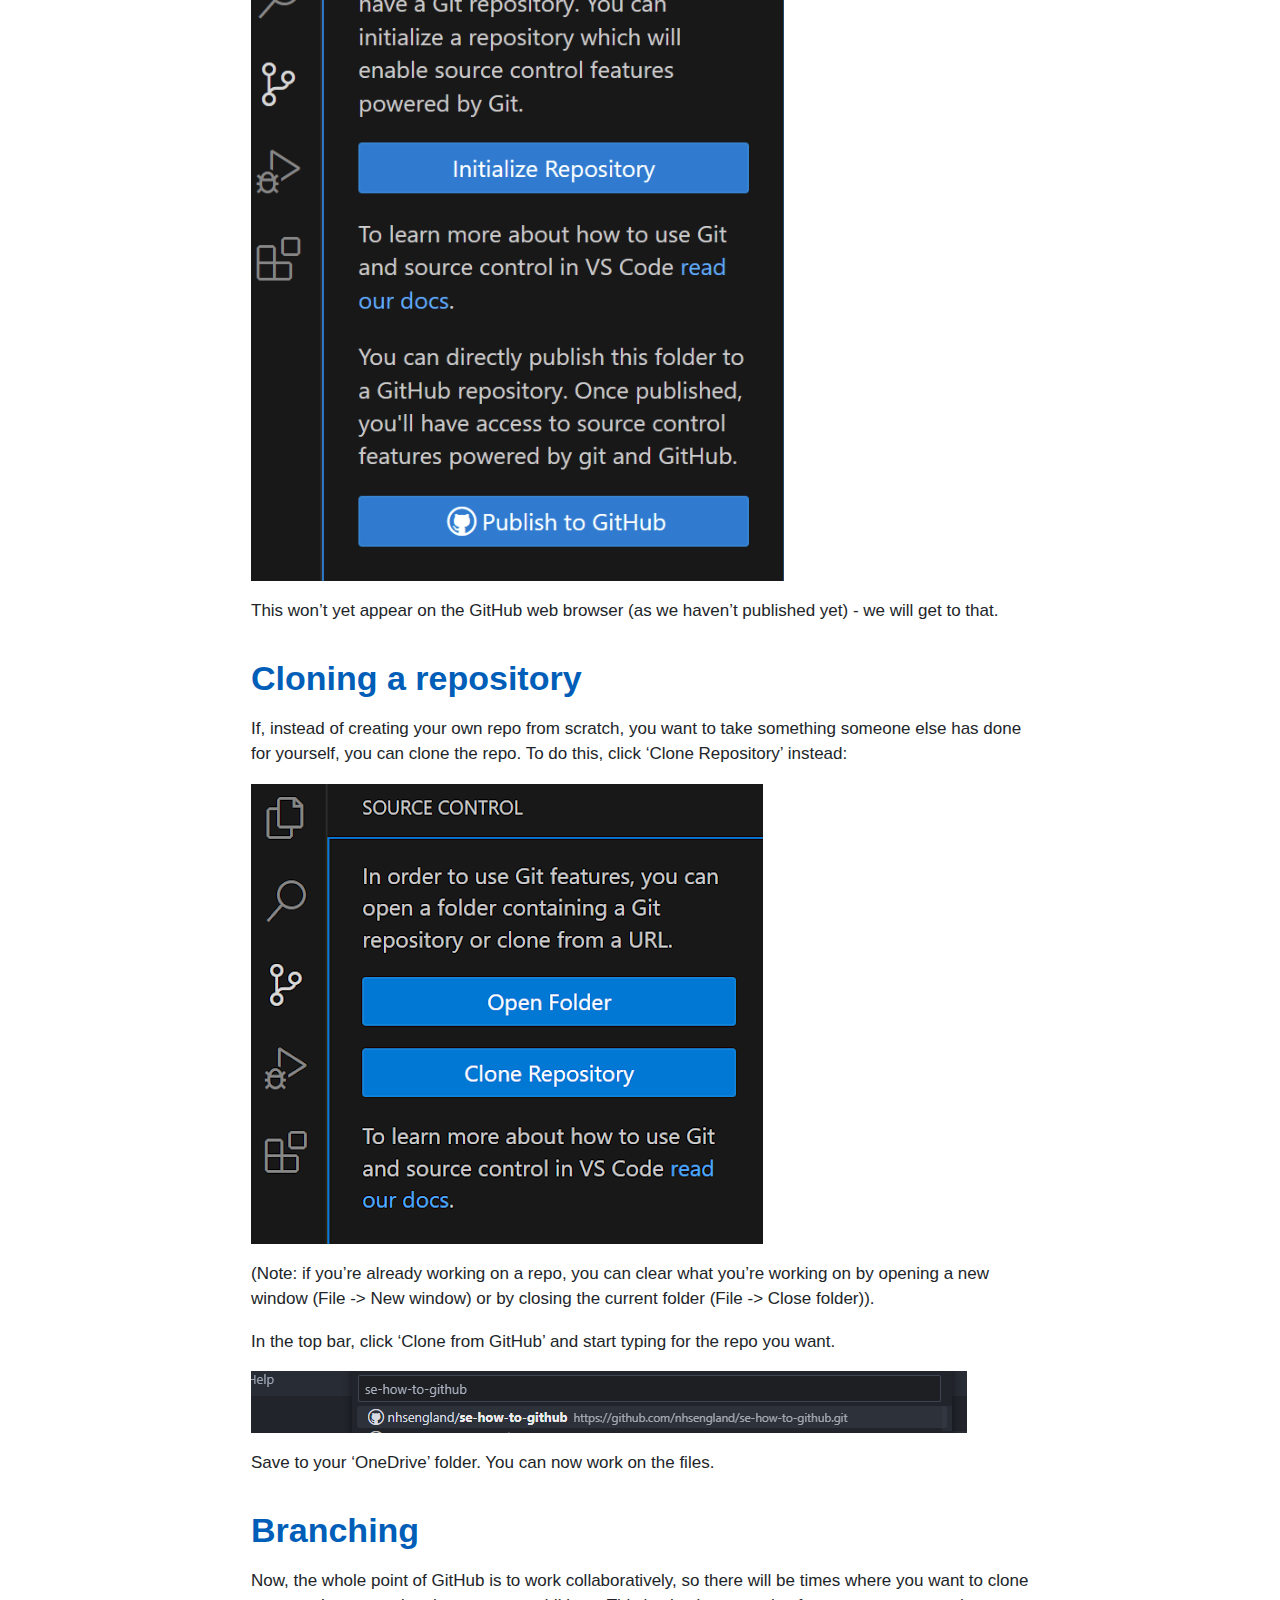
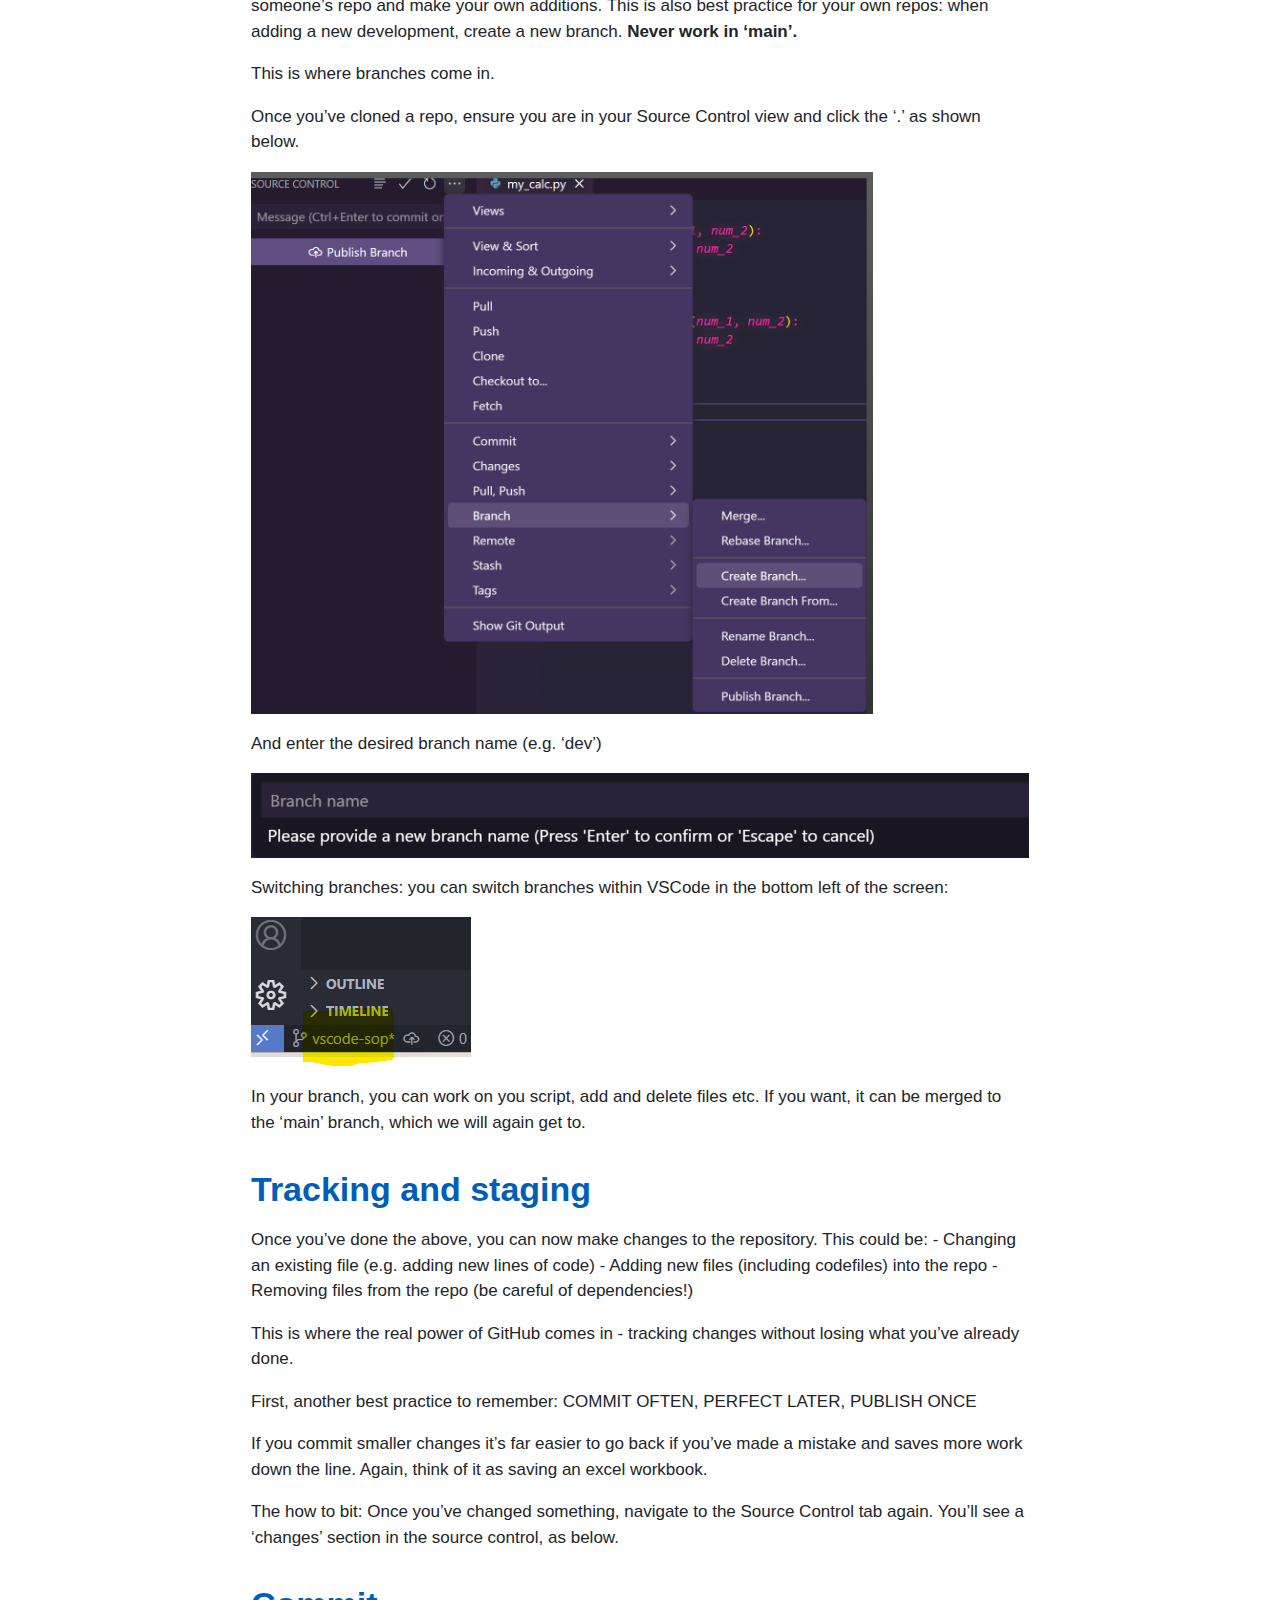
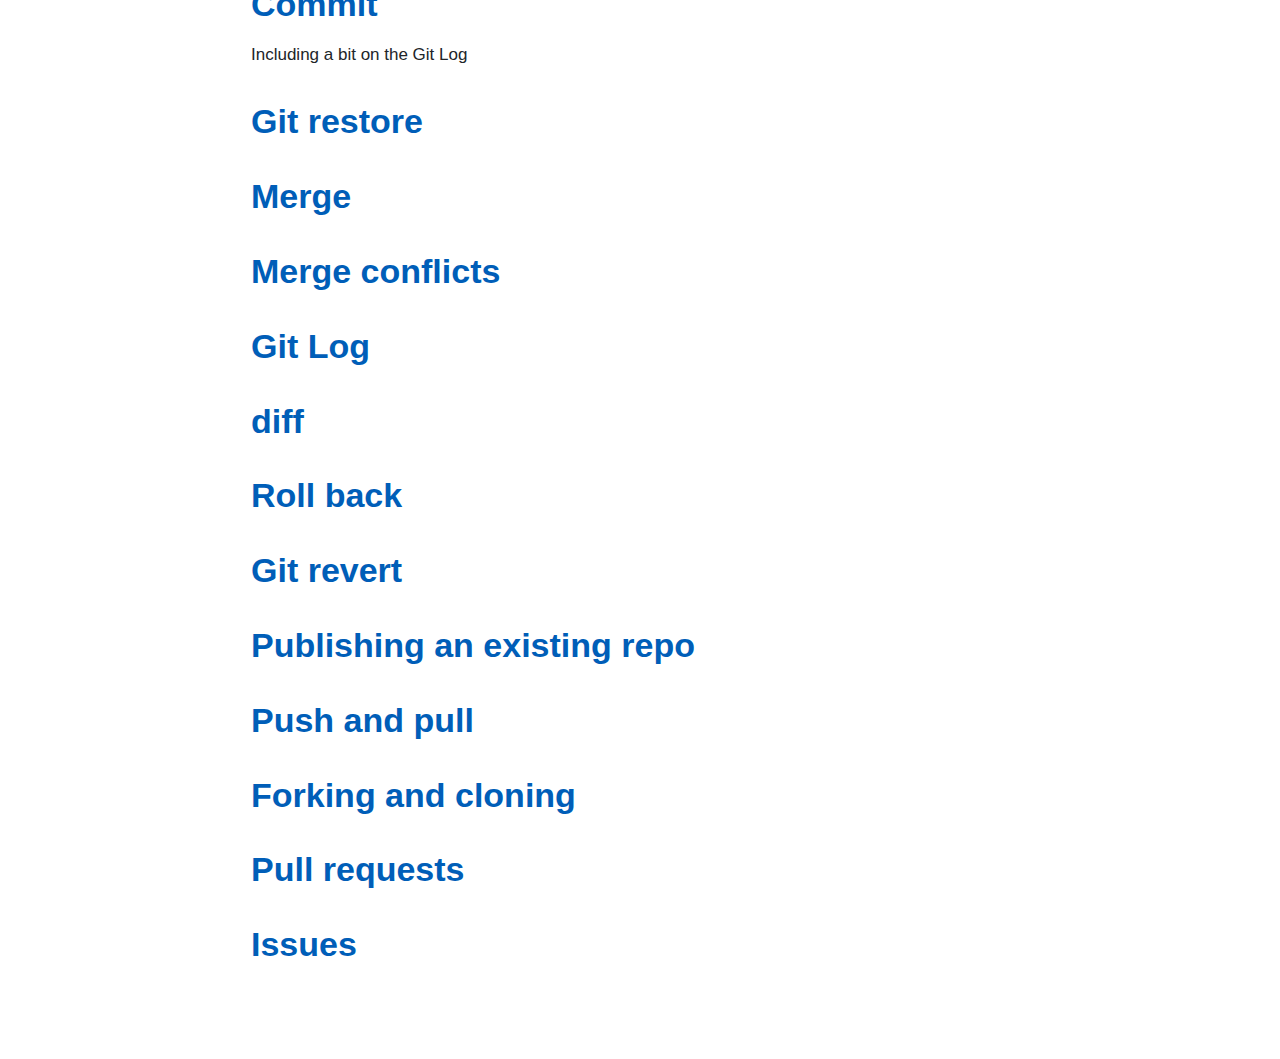
<file: docs/pages/vs-code.html>
<!DOCTYPE html>
<html xmlns="http://www.w3.org/1999/xhtml" lang="en" xml:lang="en"><head>

<meta charset="utf-8">
<meta name="generator" content="quarto-1.4.555">

<meta name="viewport" content="width=device-width, initial-scale=1.0, user-scalable=yes">


<title>SE D&amp;A GitHub Guides - GitHub in VS Code</title>
<style>
code{white-space: pre-wrap;}
span.smallcaps{font-variant: small-caps;}
div.columns{display: flex; gap: min(4vw, 1.5em);}
div.column{flex: auto; overflow-x: auto;}
div.hanging-indent{margin-left: 1.5em; text-indent: -1.5em;}
ul.task-list{list-style: none;}
ul.task-list li input[type="checkbox"] {
  width: 0.8em;
  margin: 0 0.8em 0.2em -1em; /* quarto-specific, see https://github.com/quarto-dev/quarto-cli/issues/4556 */ 
  vertical-align: middle;
}
</style>


<script src="../site_libs/quarto-nav/quarto-nav.js"></script>
<script src="../site_libs/quarto-nav/headroom.min.js"></script>
<script src="../site_libs/clipboard/clipboard.min.js"></script>
<script src="../site_libs/quarto-search/autocomplete.umd.js"></script>
<script src="../site_libs/quarto-search/fuse.min.js"></script>
<script src="../site_libs/quarto-search/quarto-search.js"></script>
<meta name="quarto:offset" content="../">
<script src="../site_libs/quarto-html/quarto.js"></script>
<script src="../site_libs/quarto-html/popper.min.js"></script>
<script src="../site_libs/quarto-html/tippy.umd.min.js"></script>
<script src="../site_libs/quarto-html/anchor.min.js"></script>
<link href="../site_libs/quarto-html/tippy.css" rel="stylesheet">
<link href="../site_libs/quarto-html/quarto-syntax-highlighting.css" rel="stylesheet" id="quarto-text-highlighting-styles">
<script src="../site_libs/bootstrap/bootstrap.min.js"></script>
<link href="../site_libs/bootstrap/bootstrap-icons.css" rel="stylesheet">
<link href="../site_libs/bootstrap/bootstrap.min.css" rel="stylesheet" id="quarto-bootstrap" data-mode="light">
<script id="quarto-search-options" type="application/json">{
  "location": "sidebar",
  "copy-button": false,
  "collapse-after": 3,
  "panel-placement": "start",
  "type": "textbox",
  "limit": 50,
  "keyboard-shortcut": [
    "f",
    "/",
    "s"
  ],
  "show-item-context": false,
  "language": {
    "search-no-results-text": "No results",
    "search-matching-documents-text": "matching documents",
    "search-copy-link-title": "Copy link to search",
    "search-hide-matches-text": "Hide additional matches",
    "search-more-match-text": "more match in this document",
    "search-more-matches-text": "more matches in this document",
    "search-clear-button-title": "Clear",
    "search-text-placeholder": "",
    "search-detached-cancel-button-title": "Cancel",
    "search-submit-button-title": "Submit",
    "search-label": "Search"
  }
}</script>


<link rel="stylesheet" href="../styles.css">
</head>

<body class="nav-sidebar docked">

<div id="quarto-search-results"></div>
  <header id="quarto-header" class="headroom fixed-top">
  <nav class="quarto-secondary-nav">
    <div class="container-fluid d-flex">
      <button type="button" class="quarto-btn-toggle btn" data-bs-toggle="collapse" data-bs-target=".quarto-sidebar-collapse-item" aria-controls="quarto-sidebar" aria-expanded="false" aria-label="Toggle sidebar navigation" onclick="if (window.quartoToggleHeadroom) { window.quartoToggleHeadroom(); }">
        <i class="bi bi-layout-text-sidebar-reverse"></i>
      </button>
        <nav class="quarto-page-breadcrumbs" aria-label="breadcrumb"><ol class="breadcrumb"><li class="breadcrumb-item"><a href="../pages/first-repo.html">GitHub Guides</a></li><li class="breadcrumb-item"><a href="../pages/vs-code.html">GitHub in VS Code</a></li></ol></nav>
        <a class="flex-grow-1" role="button" data-bs-toggle="collapse" data-bs-target=".quarto-sidebar-collapse-item" aria-controls="quarto-sidebar" aria-expanded="false" aria-label="Toggle sidebar navigation" onclick="if (window.quartoToggleHeadroom) { window.quartoToggleHeadroom(); }">      
        </a>
      <button type="button" class="btn quarto-search-button" aria-label="" onclick="window.quartoOpenSearch();">
        <i class="bi bi-search"></i>
      </button>
    </div>
  </nav>
</header>
<!-- content -->
<div id="quarto-content" class="quarto-container page-columns page-rows-contents page-layout-article">
<!-- sidebar -->
  <nav id="quarto-sidebar" class="sidebar collapse collapse-horizontal quarto-sidebar-collapse-item sidebar-navigation docked overflow-auto">
    <div class="pt-lg-2 mt-2 text-left sidebar-header">
    <div class="sidebar-title mb-0 py-0">
      <a href="../">SE D&amp;A GitHub Guides</a> 
    </div>
      </div>
        <div class="mt-2 flex-shrink-0 align-items-center">
        <div class="sidebar-search">
        <div id="quarto-search" class="" title="Search"></div>
        </div>
        </div>
    <div class="sidebar-menu-container"> 
    <ul class="list-unstyled mt-1">
        <li class="sidebar-item">
  <div class="sidebar-item-container"> 
  <a href="../pages/intro-to-github.html" class="sidebar-item-text sidebar-link">
 <span class="menu-text">An Introduction to GitHub</span></a>
  </div>
</li>
        <li class="sidebar-item sidebar-item-section">
      <div class="sidebar-item-container"> 
            <a class="sidebar-item-text sidebar-link text-start" data-bs-toggle="collapse" data-bs-target="#quarto-sidebar-section-1" aria-expanded="true">
 <span class="menu-text">GitHub Guides</span></a>
          <a class="sidebar-item-toggle text-start" data-bs-toggle="collapse" data-bs-target="#quarto-sidebar-section-1" aria-expanded="true" aria-label="Toggle section">
            <i class="bi bi-chevron-right ms-2"></i>
          </a> 
      </div>
      <ul id="quarto-sidebar-section-1" class="collapse list-unstyled sidebar-section depth1 show">  
          <li class="sidebar-item">
  <div class="sidebar-item-container"> 
  <a href="../pages/first-repo.html" class="sidebar-item-text sidebar-link">
 <span class="menu-text">Publishing Your First Repo</span></a>
  </div>
</li>
          <li class="sidebar-item">
  <div class="sidebar-item-container"> 
  <a href="../pages/github-desktop.html" class="sidebar-item-text sidebar-link">
 <span class="menu-text">Using GitHub Desktop</span></a>
  </div>
</li>
          <li class="sidebar-item">
  <div class="sidebar-item-container"> 
  <a href="../pages/r-studio.html" class="sidebar-item-text sidebar-link">
 <span class="menu-text">GitHub in RStudio</span></a>
  </div>
</li>
          <li class="sidebar-item">
  <div class="sidebar-item-container"> 
  <a href="../pages/vs-code.html" class="sidebar-item-text sidebar-link active">
 <span class="menu-text">GitHub in VS Code</span></a>
  </div>
</li>
          <li class="sidebar-item">
  <div class="sidebar-item-container"> 
  <a href="../pages/databricks-github.html" class="sidebar-item-text sidebar-link">
 <span class="menu-text">GitHub in Databricks</span></a>
  </div>
</li>
          <li class="sidebar-item">
  <div class="sidebar-item-container"> 
  <a href="../pages/fdp.html" class="sidebar-item-text sidebar-link">
 <span class="menu-text">GitHub in FDP</span></a>
  </div>
</li>
      </ul>
  </li>
        <li class="sidebar-item sidebar-item-section">
      <div class="sidebar-item-container"> 
            <a class="sidebar-item-text sidebar-link text-start" data-bs-toggle="collapse" data-bs-target="#quarto-sidebar-section-2" aria-expanded="true">
 <span class="menu-text">Principles</span></a>
          <a class="sidebar-item-toggle text-start" data-bs-toggle="collapse" data-bs-target="#quarto-sidebar-section-2" aria-expanded="true" aria-label="Toggle section">
            <i class="bi bi-chevron-right ms-2"></i>
          </a> 
      </div>
      <ul id="quarto-sidebar-section-2" class="collapse list-unstyled sidebar-section depth1 show">  
          <li class="sidebar-item">
  <div class="sidebar-item-container"> 
  <a href="../pages/understanding-code.html" class="sidebar-item-text sidebar-link">
 <span class="menu-text">Making sense of code</span></a>
  </div>
</li>
          <li class="sidebar-item">
  <div class="sidebar-item-container"> 
  <a href="../pages/qasar.html" class="sidebar-item-text sidebar-link">
 <span class="menu-text">QA on GitHub</span></a>
  </div>
</li>
      </ul>
  </li>
        <li class="sidebar-item sidebar-item-section">
      <div class="sidebar-item-container"> 
            <a class="sidebar-item-text sidebar-link text-start" data-bs-toggle="collapse" data-bs-target="#quarto-sidebar-section-3" aria-expanded="true">
 <span class="menu-text">Placeholder</span></a>
          <a class="sidebar-item-toggle text-start" data-bs-toggle="collapse" data-bs-target="#quarto-sidebar-section-3" aria-expanded="true" aria-label="Toggle section">
            <i class="bi bi-chevron-right ms-2"></i>
          </a> 
      </div>
      <ul id="quarto-sidebar-section-3" class="collapse list-unstyled sidebar-section depth1 show">  
          <li class="sidebar-item">
  <div class="sidebar-item-container"> 
  <a href="../pages/another-page.html" class="sidebar-item-text sidebar-link">
 <span class="menu-text">Another Page</span></a>
  </div>
</li>
      </ul>
  </li>
    </ul>
    </div>
</nav>
<div id="quarto-sidebar-glass" class="quarto-sidebar-collapse-item" data-bs-toggle="collapse" data-bs-target=".quarto-sidebar-collapse-item"></div>
<!-- margin-sidebar -->
    <div id="quarto-margin-sidebar" class="sidebar margin-sidebar">
        <nav id="TOC" role="doc-toc" class="toc-active">
    <h2 id="toc-title">On this page</h2>
   
  <ul>
  <li><a href="#setting-up-git-in-vscode" id="toc-setting-up-git-in-vscode" class="nav-link active" data-scroll-target="#setting-up-git-in-vscode">Setting up Git in VSCode</a></li>
  <li><a href="#initialising-a-repository" id="toc-initialising-a-repository" class="nav-link" data-scroll-target="#initialising-a-repository">Initialising a repository</a></li>
  <li><a href="#cloning-a-repository" id="toc-cloning-a-repository" class="nav-link" data-scroll-target="#cloning-a-repository">Cloning a repository</a></li>
  <li><a href="#branching" id="toc-branching" class="nav-link" data-scroll-target="#branching">Branching</a></li>
  <li><a href="#tracking-and-staging" id="toc-tracking-and-staging" class="nav-link" data-scroll-target="#tracking-and-staging">Tracking and staging</a></li>
  <li><a href="#commit" id="toc-commit" class="nav-link" data-scroll-target="#commit">Commit</a></li>
  <li><a href="#git-restore" id="toc-git-restore" class="nav-link" data-scroll-target="#git-restore">Git restore</a></li>
  <li><a href="#merge" id="toc-merge" class="nav-link" data-scroll-target="#merge">Merge</a></li>
  <li><a href="#merge-conflicts" id="toc-merge-conflicts" class="nav-link" data-scroll-target="#merge-conflicts">Merge conflicts</a></li>
  <li><a href="#git-log" id="toc-git-log" class="nav-link" data-scroll-target="#git-log">Git Log</a></li>
  <li><a href="#diff" id="toc-diff" class="nav-link" data-scroll-target="#diff">diff</a></li>
  <li><a href="#roll-back" id="toc-roll-back" class="nav-link" data-scroll-target="#roll-back">Roll back</a></li>
  <li><a href="#git-revert" id="toc-git-revert" class="nav-link" data-scroll-target="#git-revert">Git revert</a></li>
  <li><a href="#publishing-an-existing-repo" id="toc-publishing-an-existing-repo" class="nav-link" data-scroll-target="#publishing-an-existing-repo">Publishing an existing repo</a></li>
  <li><a href="#push-and-pull" id="toc-push-and-pull" class="nav-link" data-scroll-target="#push-and-pull">Push and pull</a></li>
  <li><a href="#forking-and-cloning" id="toc-forking-and-cloning" class="nav-link" data-scroll-target="#forking-and-cloning">Forking and cloning</a></li>
  <li><a href="#pull-requests" id="toc-pull-requests" class="nav-link" data-scroll-target="#pull-requests">Pull requests</a></li>
  <li><a href="#issues" id="toc-issues" class="nav-link" data-scroll-target="#issues">Issues</a></li>
  </ul>
</nav>
    </div>
<!-- main -->
<main class="content" id="quarto-document-content">

<header id="title-block-header" class="quarto-title-block default"><nav class="quarto-page-breadcrumbs quarto-title-breadcrumbs d-none d-lg-block" aria-label="breadcrumb"><ol class="breadcrumb"><li class="breadcrumb-item"><a href="../pages/first-repo.html">GitHub Guides</a></li><li class="breadcrumb-item"><a href="../pages/vs-code.html">GitHub in VS Code</a></li></ol></nav>
<div class="quarto-title">
<h1 class="title">GitHub in VS Code</h1>
</div>



<div class="quarto-title-meta">

    
  
    
  </div>
  


</header>


<section id="setting-up-git-in-vscode" class="level1">
<h1>Setting up Git in VSCode</h1>
<p>Before we get started using Git in VSCode, for the first time only, it needs to be configured. Yes, it uses the Terminal window, but it’s not scary!</p>
<p>This can be done either by: - Open ‘Terminal’ from the search on your desktop taskbar - Open ‘Terminal’ in VSCode (‘View’ -&gt; ‘Terminal’)</p>
<p>In either one, type in the following: git config –global user.name “githubusername” &lt;- Enter your own GitHub username in the quotations, then hit enter git config –global user.email “email@nhs.net” &lt;- Enter your own email address associated with your GitHub account in the quotations, then hit enter</p>
<p>That’s it :star:</p>
</section>
<section id="initialising-a-repository" class="level1">
<h1>Initialising a repository</h1>
<p>Create the repo before you start coding Create the repo before you start coding Create the repo before you start coding</p>
<p>The best thing to do is to create the repo before (or as soon to the beginning as possible) starting writing your actual code. Think of it as this: you wouldn’t work on a big excel file without saving first, in case you lost it. The same applies here.</p>
<p>The way that Git works, you work on files saved in a local folder, then push to GitHub when you’re done (so you’re never working directly in GitHub). So, to start, you need to create a local blank folder for you to start with (or where you existing folder is). Recommendation is to create a ‘GitHub’ folder in your OneDrive, where the repo folders can sit.</p>
<p>To intisialise a repo, click the Source Control button on the left panel:</p>
<p><img src="pics/sourcecontrol.png" class="img-fluid"></p>
<p>Click ‘Open Folder’ and navigate to the repo folder (in your ‘OneDrive’ folder). Note: you may be asked whether you trust the authors of the files in the folder. Usually this is yes, as it’s from your own OneDrive.</p>
<p>Now we’ve selected the folder, we can now initialise the repository:</p>
<p><img src="pics/initrepo.png" class="img-fluid"></p>
<p>This won’t yet appear on the GitHub web browser (as we haven’t published yet) - we will get to that.</p>
</section>
<section id="cloning-a-repository" class="level1">
<h1>Cloning a repository</h1>
<p>If, instead of creating your own repo from scratch, you want to take something someone else has done for yourself, you can clone the repo. To do this, click ‘Clone Repository’ instead:</p>
<p><img src="pics/sourcecontrol.png" class="img-fluid"></p>
<p>(Note: if you’re already working on a repo, you can clear what you’re working on by opening a new window (File -&gt; New window) or by closing the current folder (File -&gt; Close folder)).</p>
<p>In the top bar, click ‘Clone from GitHub’ and start typing for the repo you want.</p>
<p><img src="pics/clonerepo.png" class="img-fluid"></p>
<p>Save to your ‘OneDrive’ folder. You can now work on the files.</p>
</section>
<section id="branching" class="level1">
<h1>Branching</h1>
<p>Now, the whole point of GitHub is to work collaboratively, so there will be times where you want to clone someone’s repo and make your own additions. This is also best practice for your own repos: when adding a new development, create a new branch. <strong>Never work in ‘main’.</strong></p>
<p>This is where branches come in.</p>
<p>Once you’ve cloned a repo, ensure you are in your Source Control view and click the ‘.’ as shown below.</p>
<p><img src="pics/branch.png" class="img-fluid"></p>
<p>And enter the desired branch name (e.g.&nbsp;‘dev’)</p>
<p><img src="pics/branchname.png" class="img-fluid"></p>
<p>Switching branches: you can switch branches within VSCode in the bottom left of the screen:</p>
<p><img src="pics/switchbranch.png" class="img-fluid"></p>
<p>In your branch, you can work on you script, add and delete files etc. If you want, it can be merged to the ‘main’ branch, which we will again get to.</p>
</section>
<section id="tracking-and-staging" class="level1">
<h1>Tracking and staging</h1>
<p>Once you’ve done the above, you can now make changes to the repository. This could be: - Changing an existing file (e.g.&nbsp;adding new lines of code) - Adding new files (including codefiles) into the repo - Removing files from the repo (be careful of dependencies!)</p>
<p>This is where the real power of GitHub comes in - tracking changes without losing what you’ve already done.</p>
<p>First, another best practice to remember: COMMIT OFTEN, PERFECT LATER, PUBLISH ONCE</p>
<p>If you commit smaller changes it’s far easier to go back if you’ve made a mistake and saves more work down the line. Again, think of it as saving an excel workbook.</p>
<p>The how to bit: Once you’ve changed something, navigate to the Source Control tab again. You’ll see a ‘changes’ section in the source control, as below.</p>
</section>
<section id="commit" class="level1">
<h1>Commit</h1>
<p>Including a bit on the Git Log</p>
</section>
<section id="git-restore" class="level1">
<h1>Git restore</h1>
</section>
<section id="merge" class="level1">
<h1>Merge</h1>
</section>
<section id="merge-conflicts" class="level1">
<h1>Merge conflicts</h1>
</section>
<section id="git-log" class="level1">
<h1>Git Log</h1>
</section>
<section id="diff" class="level1">
<h1>diff</h1>
</section>
<section id="roll-back" class="level1">
<h1>Roll back</h1>
</section>
<section id="git-revert" class="level1">
<h1>Git revert</h1>
</section>
<section id="publishing-an-existing-repo" class="level1">
<h1>Publishing an existing repo</h1>
</section>
<section id="push-and-pull" class="level1">
<h1>Push and pull</h1>
</section>
<section id="forking-and-cloning" class="level1">
<h1>Forking and cloning</h1>
</section>
<section id="pull-requests" class="level1">
<h1>Pull requests</h1>
</section>
<section id="issues" class="level1">
<h1>Issues</h1>


</section>

</main> <!-- /main -->
<script id="quarto-html-after-body" type="application/javascript">
window.document.addEventListener("DOMContentLoaded", function (event) {
  const toggleBodyColorMode = (bsSheetEl) => {
    const mode = bsSheetEl.getAttribute("data-mode");
    const bodyEl = window.document.querySelector("body");
    if (mode === "dark") {
      bodyEl.classList.add("quarto-dark");
      bodyEl.classList.remove("quarto-light");
    } else {
      bodyEl.classList.add("quarto-light");
      bodyEl.classList.remove("quarto-dark");
    }
  }
  const toggleBodyColorPrimary = () => {
    const bsSheetEl = window.document.querySelector("link#quarto-bootstrap");
    if (bsSheetEl) {
      toggleBodyColorMode(bsSheetEl);
    }
  }
  toggleBodyColorPrimary();  
  const icon = "";
  const anchorJS = new window.AnchorJS();
  anchorJS.options = {
    placement: 'right',
    icon: icon
  };
  anchorJS.add('.anchored');
  const isCodeAnnotation = (el) => {
    for (const clz of el.classList) {
      if (clz.startsWith('code-annotation-')) {                     
        return true;
      }
    }
    return false;
  }
  const clipboard = new window.ClipboardJS('.code-copy-button', {
    text: function(trigger) {
      const codeEl = trigger.previousElementSibling.cloneNode(true);
      for (const childEl of codeEl.children) {
        if (isCodeAnnotation(childEl)) {
          childEl.remove();
        }
      }
      return codeEl.innerText;
    }
  });
  clipboard.on('success', function(e) {
    // button target
    const button = e.trigger;
    // don't keep focus
    button.blur();
    // flash "checked"
    button.classList.add('code-copy-button-checked');
    var currentTitle = button.getAttribute("title");
    button.setAttribute("title", "Copied!");
    let tooltip;
    if (window.bootstrap) {
      button.setAttribute("data-bs-toggle", "tooltip");
      button.setAttribute("data-bs-placement", "left");
      button.setAttribute("data-bs-title", "Copied!");
      tooltip = new bootstrap.Tooltip(button, 
        { trigger: "manual", 
          customClass: "code-copy-button-tooltip",
          offset: [0, -8]});
      tooltip.show();    
    }
    setTimeout(function() {
      if (tooltip) {
        tooltip.hide();
        button.removeAttribute("data-bs-title");
        button.removeAttribute("data-bs-toggle");
        button.removeAttribute("data-bs-placement");
      }
      button.setAttribute("title", currentTitle);
      button.classList.remove('code-copy-button-checked');
    }, 1000);
    // clear code selection
    e.clearSelection();
  });
    var localhostRegex = new RegExp(/^(?:http|https):\/\/localhost\:?[0-9]*\//);
    var mailtoRegex = new RegExp(/^mailto:/);
      var filterRegex = new RegExp("https:\/\/nhsengland\.github\.io\/se-da-github-guide\/");
    var isInternal = (href) => {
        return filterRegex.test(href) || localhostRegex.test(href) || mailtoRegex.test(href);
    }
    // Inspect non-navigation links and adorn them if external
 	var links = window.document.querySelectorAll('a[href]:not(.nav-link):not(.navbar-brand):not(.toc-action):not(.sidebar-link):not(.sidebar-item-toggle):not(.pagination-link):not(.no-external):not([aria-hidden]):not(.dropdown-item):not(.quarto-navigation-tool)');
    for (var i=0; i<links.length; i++) {
      const link = links[i];
      if (!isInternal(link.href)) {
        // undo the damage that might have been done by quarto-nav.js in the case of
        // links that we want to consider external
        if (link.dataset.originalHref !== undefined) {
          link.href = link.dataset.originalHref;
        }
      }
    }
  function tippyHover(el, contentFn, onTriggerFn, onUntriggerFn) {
    const config = {
      allowHTML: true,
      maxWidth: 500,
      delay: 100,
      arrow: false,
      appendTo: function(el) {
          return el.parentElement;
      },
      interactive: true,
      interactiveBorder: 10,
      theme: 'quarto',
      placement: 'bottom-start',
    };
    if (contentFn) {
      config.content = contentFn;
    }
    if (onTriggerFn) {
      config.onTrigger = onTriggerFn;
    }
    if (onUntriggerFn) {
      config.onUntrigger = onUntriggerFn;
    }
    window.tippy(el, config); 
  }
  const noterefs = window.document.querySelectorAll('a[role="doc-noteref"]');
  for (var i=0; i<noterefs.length; i++) {
    const ref = noterefs[i];
    tippyHover(ref, function() {
      // use id or data attribute instead here
      let href = ref.getAttribute('data-footnote-href') || ref.getAttribute('href');
      try { href = new URL(href).hash; } catch {}
      const id = href.replace(/^#\/?/, "");
      const note = window.document.getElementById(id);
      if (note) {
        return note.innerHTML;
      } else {
        return "";
      }
    });
  }
  const xrefs = window.document.querySelectorAll('a.quarto-xref');
  const processXRef = (id, note) => {
    // Strip column container classes
    const stripColumnClz = (el) => {
      el.classList.remove("page-full", "page-columns");
      if (el.children) {
        for (const child of el.children) {
          stripColumnClz(child);
        }
      }
    }
    stripColumnClz(note)
    if (id === null || id.startsWith('sec-')) {
      // Special case sections, only their first couple elements
      const container = document.createElement("div");
      if (note.children && note.children.length > 2) {
        container.appendChild(note.children[0].cloneNode(true));
        for (let i = 1; i < note.children.length; i++) {
          const child = note.children[i];
          if (child.tagName === "P" && child.innerText === "") {
            continue;
          } else {
            container.appendChild(child.cloneNode(true));
            break;
          }
        }
        if (window.Quarto?.typesetMath) {
          window.Quarto.typesetMath(container);
        }
        return container.innerHTML
      } else {
        if (window.Quarto?.typesetMath) {
          window.Quarto.typesetMath(note);
        }
        return note.innerHTML;
      }
    } else {
      // Remove any anchor links if they are present
      const anchorLink = note.querySelector('a.anchorjs-link');
      if (anchorLink) {
        anchorLink.remove();
      }
      if (window.Quarto?.typesetMath) {
        window.Quarto.typesetMath(note);
      }
      // TODO in 1.5, we should make sure this works without a callout special case
      if (note.classList.contains("callout")) {
        return note.outerHTML;
      } else {
        return note.innerHTML;
      }
    }
  }
  for (var i=0; i<xrefs.length; i++) {
    const xref = xrefs[i];
    tippyHover(xref, undefined, function(instance) {
      instance.disable();
      let url = xref.getAttribute('href');
      let hash = undefined; 
      if (url.startsWith('#')) {
        hash = url;
      } else {
        try { hash = new URL(url).hash; } catch {}
      }
      if (hash) {
        const id = hash.replace(/^#\/?/, "");
        const note = window.document.getElementById(id);
        if (note !== null) {
          try {
            const html = processXRef(id, note.cloneNode(true));
            instance.setContent(html);
          } finally {
            instance.enable();
            instance.show();
          }
        } else {
          // See if we can fetch this
          fetch(url.split('#')[0])
          .then(res => res.text())
          .then(html => {
            const parser = new DOMParser();
            const htmlDoc = parser.parseFromString(html, "text/html");
            const note = htmlDoc.getElementById(id);
            if (note !== null) {
              const html = processXRef(id, note);
              instance.setContent(html);
            } 
          }).finally(() => {
            instance.enable();
            instance.show();
          });
        }
      } else {
        // See if we can fetch a full url (with no hash to target)
        // This is a special case and we should probably do some content thinning / targeting
        fetch(url)
        .then(res => res.text())
        .then(html => {
          const parser = new DOMParser();
          const htmlDoc = parser.parseFromString(html, "text/html");
          const note = htmlDoc.querySelector('main.content');
          if (note !== null) {
            // This should only happen for chapter cross references
            // (since there is no id in the URL)
            // remove the first header
            if (note.children.length > 0 && note.children[0].tagName === "HEADER") {
              note.children[0].remove();
            }
            const html = processXRef(null, note);
            instance.setContent(html);
          } 
        }).finally(() => {
          instance.enable();
          instance.show();
        });
      }
    }, function(instance) {
    });
  }
      let selectedAnnoteEl;
      const selectorForAnnotation = ( cell, annotation) => {
        let cellAttr = 'data-code-cell="' + cell + '"';
        let lineAttr = 'data-code-annotation="' +  annotation + '"';
        const selector = 'span[' + cellAttr + '][' + lineAttr + ']';
        return selector;
      }
      const selectCodeLines = (annoteEl) => {
        const doc = window.document;
        const targetCell = annoteEl.getAttribute("data-target-cell");
        const targetAnnotation = annoteEl.getAttribute("data-target-annotation");
        const annoteSpan = window.document.querySelector(selectorForAnnotation(targetCell, targetAnnotation));
        const lines = annoteSpan.getAttribute("data-code-lines").split(",");
        const lineIds = lines.map((line) => {
          return targetCell + "-" + line;
        })
        let top = null;
        let height = null;
        let parent = null;
        if (lineIds.length > 0) {
            //compute the position of the single el (top and bottom and make a div)
            const el = window.document.getElementById(lineIds[0]);
            top = el.offsetTop;
            height = el.offsetHeight;
            parent = el.parentElement.parentElement;
          if (lineIds.length > 1) {
            const lastEl = window.document.getElementById(lineIds[lineIds.length - 1]);
            const bottom = lastEl.offsetTop + lastEl.offsetHeight;
            height = bottom - top;
          }
          if (top !== null && height !== null && parent !== null) {
            // cook up a div (if necessary) and position it 
            let div = window.document.getElementById("code-annotation-line-highlight");
            if (div === null) {
              div = window.document.createElement("div");
              div.setAttribute("id", "code-annotation-line-highlight");
              div.style.position = 'absolute';
              parent.appendChild(div);
            }
            div.style.top = top - 2 + "px";
            div.style.height = height + 4 + "px";
            div.style.left = 0;
            let gutterDiv = window.document.getElementById("code-annotation-line-highlight-gutter");
            if (gutterDiv === null) {
              gutterDiv = window.document.createElement("div");
              gutterDiv.setAttribute("id", "code-annotation-line-highlight-gutter");
              gutterDiv.style.position = 'absolute';
              const codeCell = window.document.getElementById(targetCell);
              const gutter = codeCell.querySelector('.code-annotation-gutter');
              gutter.appendChild(gutterDiv);
            }
            gutterDiv.style.top = top - 2 + "px";
            gutterDiv.style.height = height + 4 + "px";
          }
          selectedAnnoteEl = annoteEl;
        }
      };
      const unselectCodeLines = () => {
        const elementsIds = ["code-annotation-line-highlight", "code-annotation-line-highlight-gutter"];
        elementsIds.forEach((elId) => {
          const div = window.document.getElementById(elId);
          if (div) {
            div.remove();
          }
        });
        selectedAnnoteEl = undefined;
      };
        // Handle positioning of the toggle
    window.addEventListener(
      "resize",
      throttle(() => {
        elRect = undefined;
        if (selectedAnnoteEl) {
          selectCodeLines(selectedAnnoteEl);
        }
      }, 10)
    );
    function throttle(fn, ms) {
    let throttle = false;
    let timer;
      return (...args) => {
        if(!throttle) { // first call gets through
            fn.apply(this, args);
            throttle = true;
        } else { // all the others get throttled
            if(timer) clearTimeout(timer); // cancel #2
            timer = setTimeout(() => {
              fn.apply(this, args);
              timer = throttle = false;
            }, ms);
        }
      };
    }
      // Attach click handler to the DT
      const annoteDls = window.document.querySelectorAll('dt[data-target-cell]');
      for (const annoteDlNode of annoteDls) {
        annoteDlNode.addEventListener('click', (event) => {
          const clickedEl = event.target;
          if (clickedEl !== selectedAnnoteEl) {
            unselectCodeLines();
            const activeEl = window.document.querySelector('dt[data-target-cell].code-annotation-active');
            if (activeEl) {
              activeEl.classList.remove('code-annotation-active');
            }
            selectCodeLines(clickedEl);
            clickedEl.classList.add('code-annotation-active');
          } else {
            // Unselect the line
            unselectCodeLines();
            clickedEl.classList.remove('code-annotation-active');
          }
        });
      }
  const findCites = (el) => {
    const parentEl = el.parentElement;
    if (parentEl) {
      const cites = parentEl.dataset.cites;
      if (cites) {
        return {
          el,
          cites: cites.split(' ')
        };
      } else {
        return findCites(el.parentElement)
      }
    } else {
      return undefined;
    }
  };
  var bibliorefs = window.document.querySelectorAll('a[role="doc-biblioref"]');
  for (var i=0; i<bibliorefs.length; i++) {
    const ref = bibliorefs[i];
    const citeInfo = findCites(ref);
    if (citeInfo) {
      tippyHover(citeInfo.el, function() {
        var popup = window.document.createElement('div');
        citeInfo.cites.forEach(function(cite) {
          var citeDiv = window.document.createElement('div');
          citeDiv.classList.add('hanging-indent');
          citeDiv.classList.add('csl-entry');
          var biblioDiv = window.document.getElementById('ref-' + cite);
          if (biblioDiv) {
            citeDiv.innerHTML = biblioDiv.innerHTML;
          }
          popup.appendChild(citeDiv);
        });
        return popup.innerHTML;
      });
    }
  }
});
</script>
</div> <!-- /content -->




</body></html>
</file>
<file: docs/site_libs/quarto-html/tippy.css>
.tippy-box[data-animation=fade][data-state=hidden]{opacity:0}[data-tippy-root]{max-width:calc(100vw - 10px)}.tippy-box{position:relative;background-color:#333;color:#fff;border-radius:4px;font-size:14px;line-height:1.4;white-space:normal;outline:0;transition-property:transform,visibility,opacity}.tippy-box[data-placement^=top]>.tippy-arrow{bottom:0}.tippy-box[data-placement^=top]>.tippy-arrow:before{bottom:-7px;left:0;border-width:8px 8px 0;border-top-color:initial;transform-origin:center top}.tippy-box[data-placement^=bottom]>.tippy-arrow{top:0}.tippy-box[data-placement^=bottom]>.tippy-arrow:before{top:-7px;left:0;border-width:0 8px 8px;border-bottom-color:initial;transform-origin:center bottom}.tippy-box[data-placement^=left]>.tippy-arrow{right:0}.tippy-box[data-placement^=left]>.tippy-arrow:before{border-width:8px 0 8px 8px;border-left-color:initial;right:-7px;transform-origin:center left}.tippy-box[data-placement^=right]>.tippy-arrow{left:0}.tippy-box[data-placement^=right]>.tippy-arrow:before{left:-7px;border-width:8px 8px 8px 0;border-right-color:initial;transform-origin:center right}.tippy-box[data-inertia][data-state=visible]{transition-timing-function:cubic-bezier(.54,1.5,.38,1.11)}.tippy-arrow{width:16px;height:16px;color:#333}.tippy-arrow:before{content:"";position:absolute;border-color:transparent;border-style:solid}.tippy-content{position:relative;padding:5px 9px;z-index:1}
</file>
<file: docs/site_libs/quarto-html/quarto-syntax-highlighting.css>
/* quarto syntax highlight colors */
:root {
  --quarto-hl-ot-color: #003B4F;
  --quarto-hl-at-color: #657422;
  --quarto-hl-ss-color: #20794D;
  --quarto-hl-an-color: #5E5E5E;
  --quarto-hl-fu-color: #4758AB;
  --quarto-hl-st-color: #20794D;
  --quarto-hl-cf-color: #003B4F;
  --quarto-hl-op-color: #5E5E5E;
  --quarto-hl-er-color: #AD0000;
  --quarto-hl-bn-color: #AD0000;
  --quarto-hl-al-color: #AD0000;
  --quarto-hl-va-color: #111111;
  --quarto-hl-bu-color: inherit;
  --quarto-hl-ex-color: inherit;
  --quarto-hl-pp-color: #AD0000;
  --quarto-hl-in-color: #5E5E5E;
  --quarto-hl-vs-color: #20794D;
  --quarto-hl-wa-color: #5E5E5E;
  --quarto-hl-do-color: #5E5E5E;
  --quarto-hl-im-color: #00769E;
  --quarto-hl-ch-color: #20794D;
  --quarto-hl-dt-color: #AD0000;
  --quarto-hl-fl-color: #AD0000;
  --quarto-hl-co-color: #5E5E5E;
  --quarto-hl-cv-color: #5E5E5E;
  --quarto-hl-cn-color: #8f5902;
  --quarto-hl-sc-color: #5E5E5E;
  --quarto-hl-dv-color: #AD0000;
  --quarto-hl-kw-color: #003B4F;
}

/* other quarto variables */
:root {
  --quarto-font-monospace: SFMono-Regular, Menlo, Monaco, Consolas, "Liberation Mono", "Courier New", monospace;
}

pre > code.sourceCode > span {
  color: #003B4F;
}

code span {
  color: #003B4F;
}

code.sourceCode > span {
  color: #003B4F;
}

div.sourceCode,
div.sourceCode pre.sourceCode {
  color: #003B4F;
}

code span.ot {
  color: #003B4F;
  font-style: inherit;
}

code span.at {
  color: #657422;
  font-style: inherit;
}

code span.ss {
  color: #20794D;
  font-style: inherit;
}

code span.an {
  color: #5E5E5E;
  font-style: inherit;
}

code span.fu {
  color: #4758AB;
  font-style: inherit;
}

code span.st {
  color: #20794D;
  font-style: inherit;
}

code span.cf {
  color: #003B4F;
  font-style: inherit;
}

code span.op {
  color: #5E5E5E;
  font-style: inherit;
}

code span.er {
  color: #AD0000;
  font-style: inherit;
}

code span.bn {
  color: #AD0000;
  font-style: inherit;
}

code span.al {
  color: #AD0000;
  font-style: inherit;
}

code span.va {
  color: #111111;
  font-style: inherit;
}

code span.bu {
  font-style: inherit;
}

code span.ex {
  font-style: inherit;
}

code span.pp {
  color: #AD0000;
  font-style: inherit;
}

code span.in {
  color: #5E5E5E;
  font-style: inherit;
}

code span.vs {
  color: #20794D;
  font-style: inherit;
}

code span.wa {
  color: #5E5E5E;
  font-style: italic;
}

code span.do {
  color: #5E5E5E;
  font-style: italic;
}

code span.im {
  color: #00769E;
  font-style: inherit;
}

code span.ch {
  color: #20794D;
  font-style: inherit;
}

code span.dt {
  color: #AD0000;
  font-style: inherit;
}

code span.fl {
  color: #AD0000;
  font-style: inherit;
}

code span.co {
  color: #5E5E5E;
  font-style: inherit;
}

code span.cv {
  color: #5E5E5E;
  font-style: italic;
}

code span.cn {
  color: #8f5902;
  font-style: inherit;
}

code span.sc {
  color: #5E5E5E;
  font-style: inherit;
}

code span.dv {
  color: #AD0000;
  font-style: inherit;
}

code span.kw {
  color: #003B4F;
  font-style: inherit;
}

.prevent-inlining {
  content: "</";
}

/*# sourceMappingURL=debc5d5d77c3f9108843748ff7464032.css.map */
</file>
<file: docs/styles.css>
/* make titles in sidebar bold */
.sidebar-item-text.sidebar-link.text-start {
    font-weight: bold;
    color: #005eb8;
}

/* Change link text color */
.quarto-nav a {
  color: #003087; 
}

/* Apply a custom font to the entire document */
body {
  font-family: 'Arial', sans-serif;  /* Replace with your desired font */
}

/* Change the color of all headings */
h1, h2, h3, h4, h5, h6 {
  color: #005eb8;  /* Replace with your preferred color */
}

.sidebar-title{
  font-weight: bold;
    color: #005eb8;
    font-size: 34px;
}
</file>
